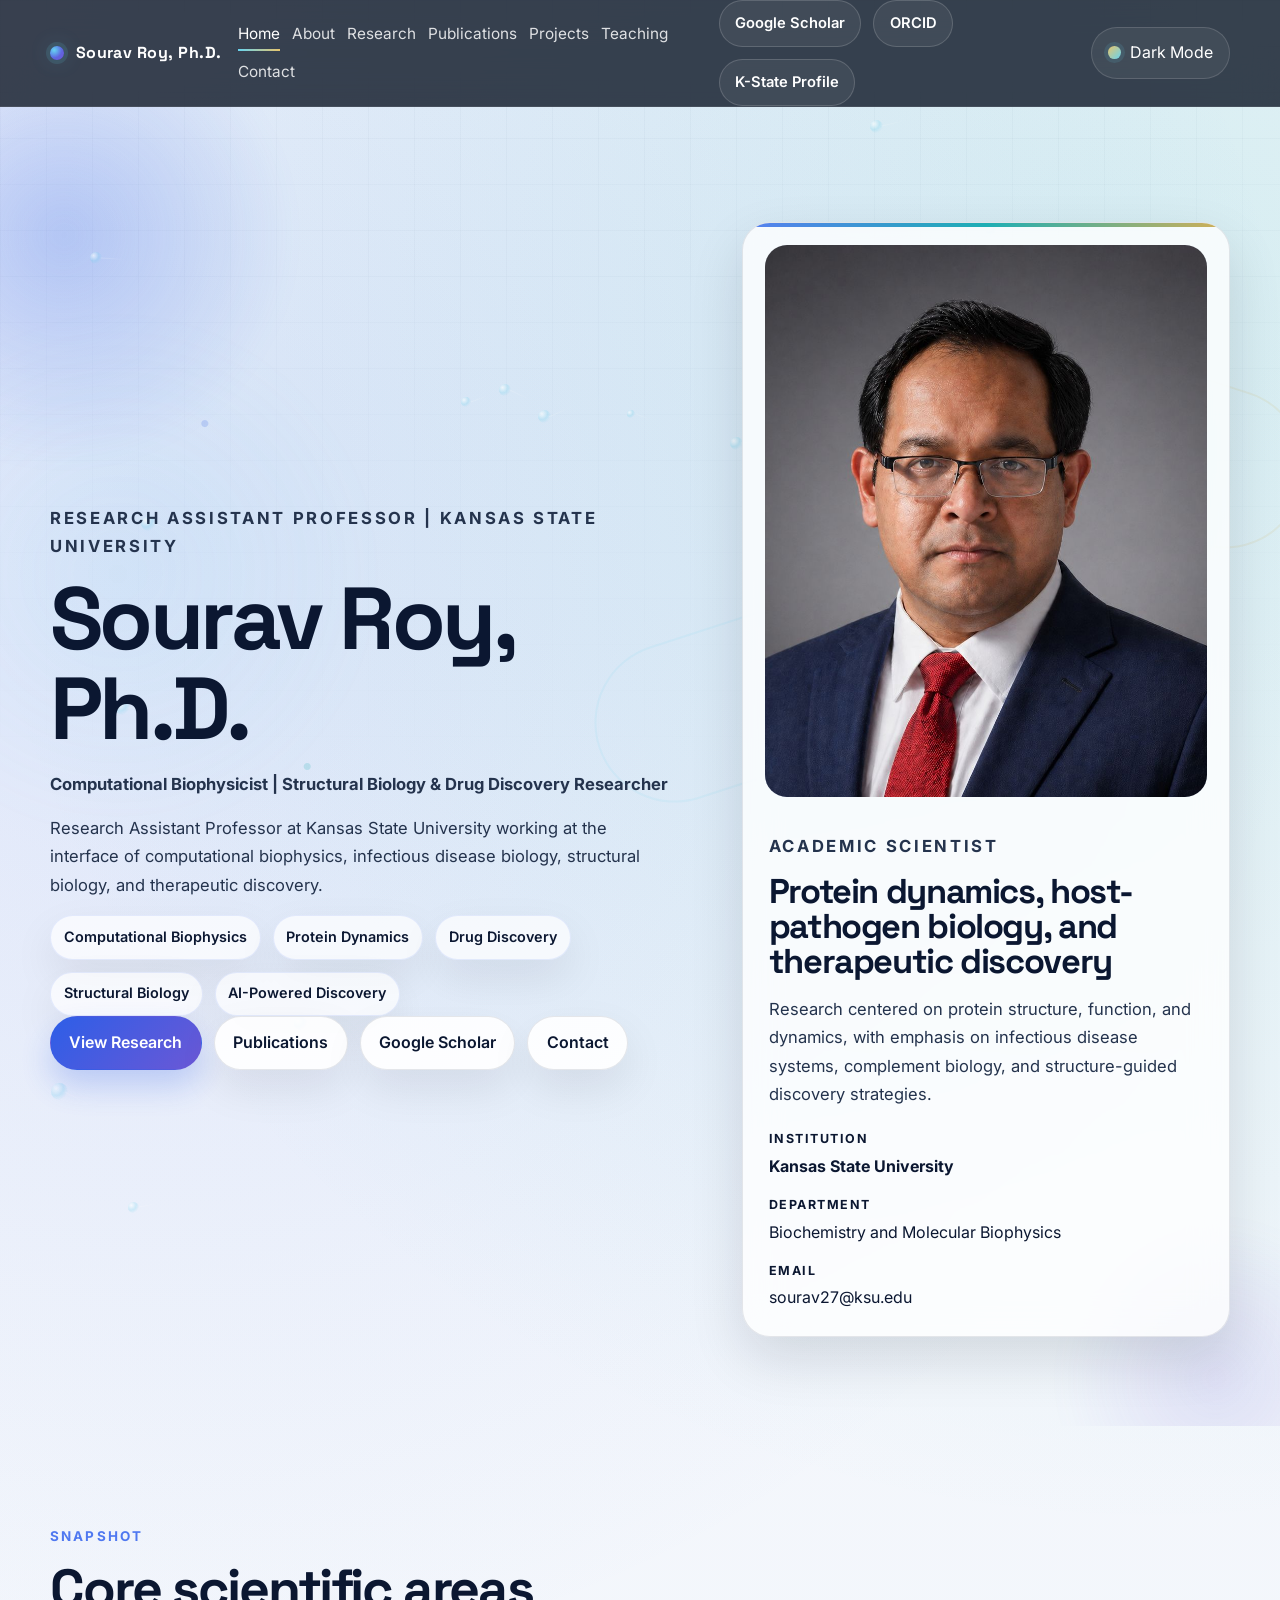
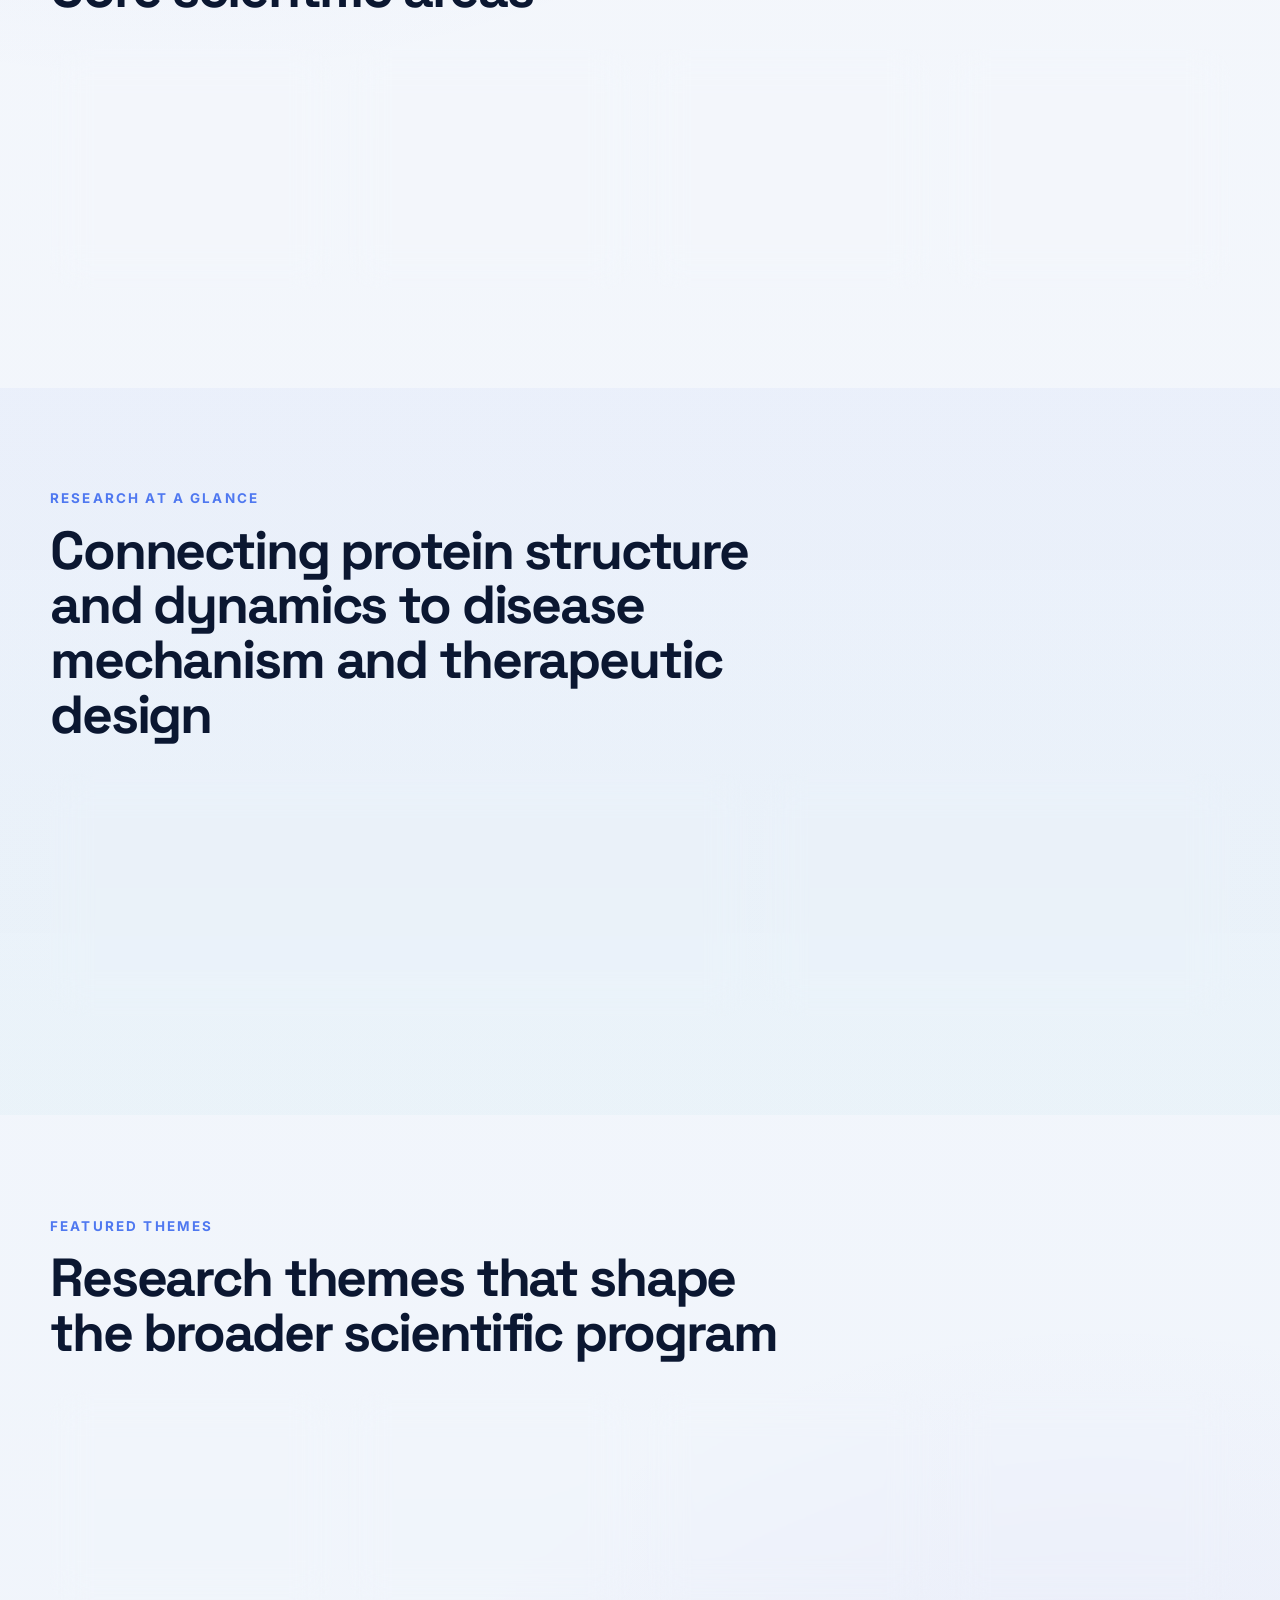
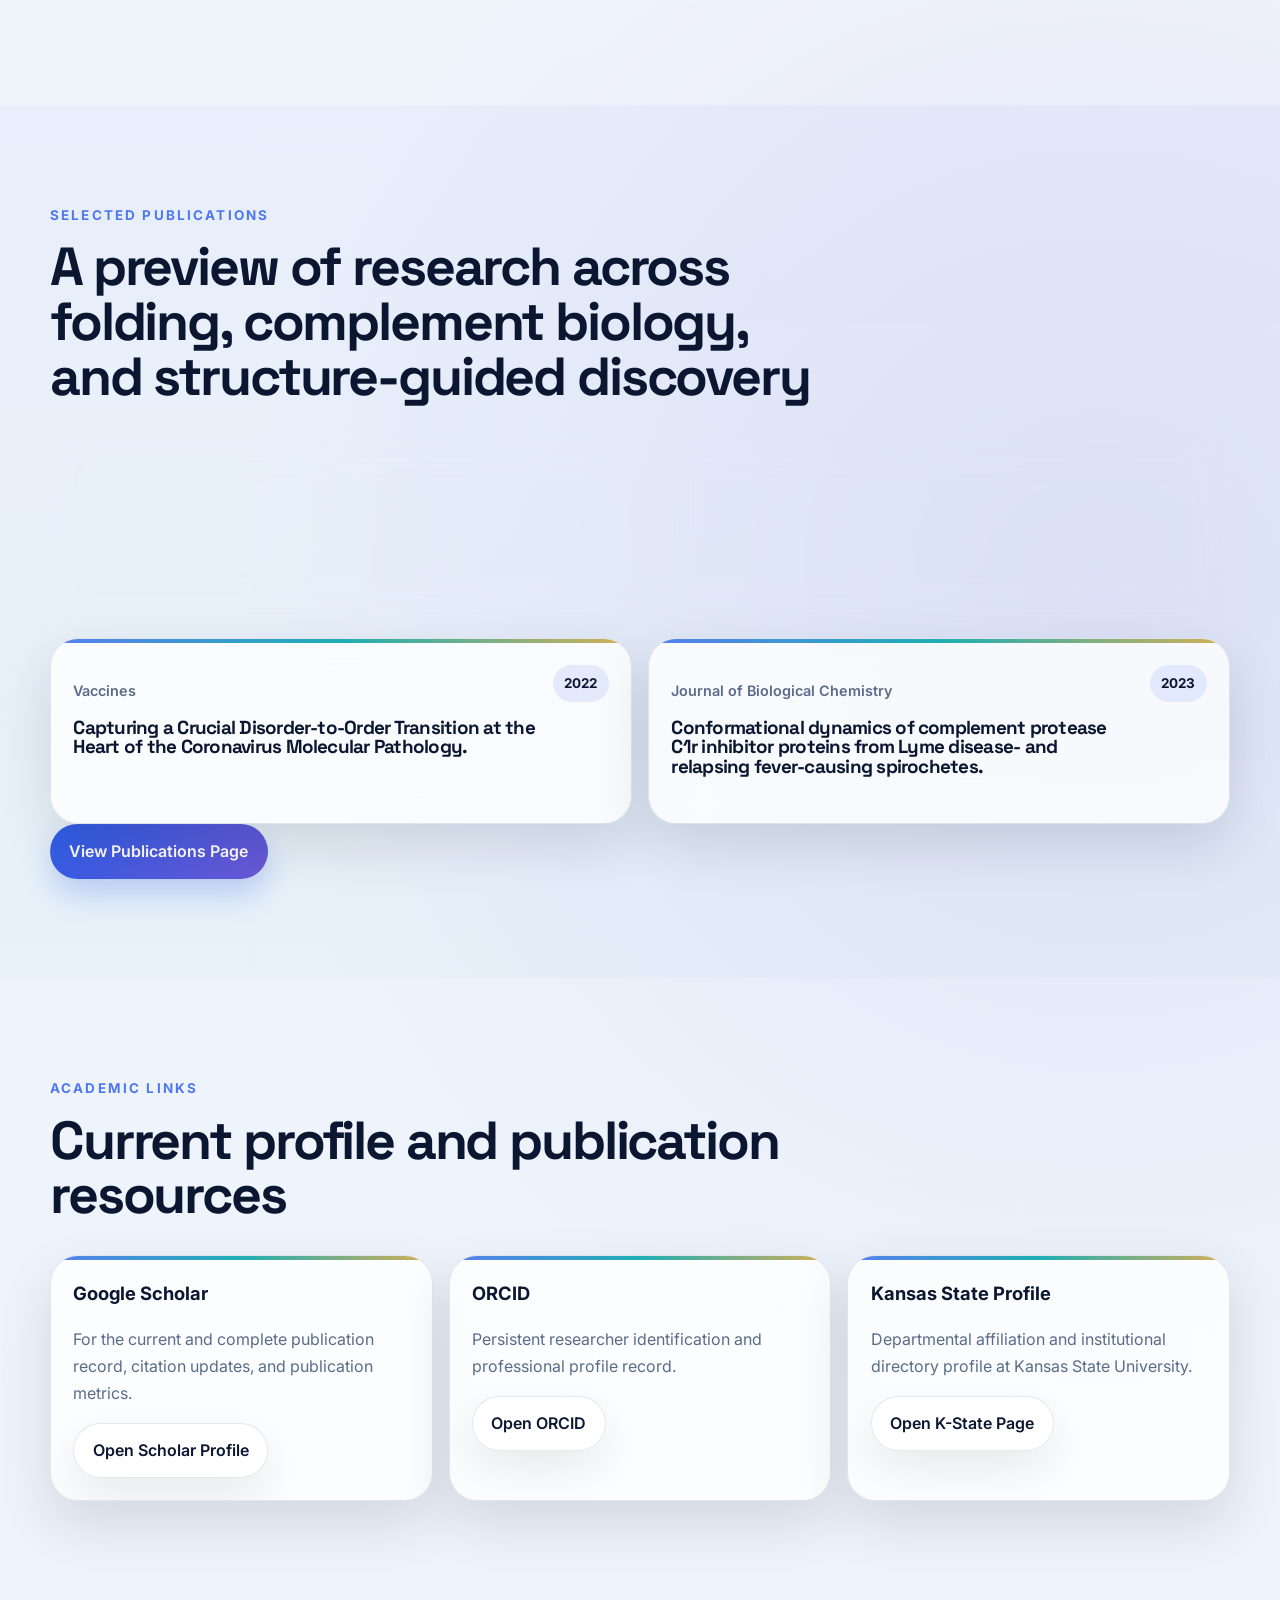
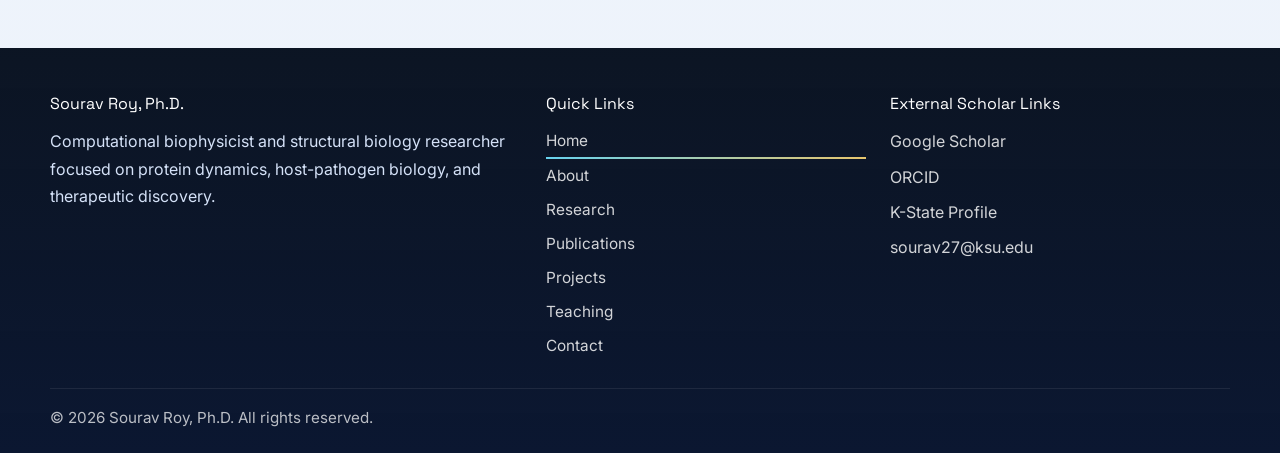
<file: index.html>
<!DOCTYPE html>
<html lang="en">
<head>
  <meta charset="UTF-8">
  <meta name="viewport" content="width=device-width, initial-scale=1.0">
  <title>Sourav Roy, Ph.D. | Computational Biophysicist</title>
  <meta name="description" content="Official academic website of Sourav Roy, Ph.D., Research Assistant Professor at Kansas State University working across computational biophysics, structural biology, infectious disease biology, and therapeutic discovery.">
  <meta name="keywords" content="Sourav Roy, computational biophysics, structural biology, drug discovery, protein folding, host-pathogen interaction, Lyme disease, complement evasion, Kansas State University">
  <meta name="author" content="Sourav Roy, Ph.D.">
  <link rel="canonical" href="https://example.com/dr-sourav-roy-website/index.html">
  <meta property="og:type" content="website">
  <meta property="og:title" content="Sourav Roy, Ph.D. | Computational Biophysicist">
  <meta property="og:description" content="Research Assistant Professor at Kansas State University working at the interface of computational biophysics, infectious disease biology, structural biology, and therapeutic discovery.">
  <meta property="og:url" content="https://example.com/dr-sourav-roy-website/index.html">
  <meta property="og:image" content="https://example.com/dr-sourav-roy-website/assets/og-image.jpg">
  <meta property="og:site_name" content="Sourav Roy, Ph.D.">
  <meta name="twitter:card" content="summary_large_image">
  <meta name="twitter:title" content="Sourav Roy, Ph.D. | Computational Biophysicist">
  <meta name="twitter:description" content="Computational biophysics, structural biology, infectious disease research, and therapeutic discovery.">
  <meta name="twitter:image" content="https://example.com/dr-sourav-roy-website/assets/og-image.jpg">
  <link rel="icon" href="assets/favicon.png" type="image/png">
  <link rel="preconnect" href="https://fonts.googleapis.com">
  <link rel="preconnect" href="https://fonts.gstatic.com" crossorigin>
  <link href="https://fonts.googleapis.com/css2?family=Inter:wght@400;500;600;700;800&family=Space+Grotesk:wght@500;700&display=swap" rel="stylesheet">
  <link rel="stylesheet" href="styles.css">
  <script type="application/ld+json">
    {
      "@context": "https://schema.org",
      "@type": "Person",
      "name": "Sourav Roy, Ph.D.",
      "url": "https://example.com/dr-sourav-roy-website/index.html",
      "image": "https://example.com/dr-sourav-roy-website/assets/og-image.jpg",
      "jobTitle": "Research Assistant Professor",
      "description": "Computational biophysicist and structural biology researcher working on protein dynamics, infectious disease biology, and therapeutic discovery.",
      "email": "mailto:sourav27@ksu.edu",
      "worksFor": {
        "@type": "CollegeOrUniversity",
        "name": "Kansas State University"
      },
      "affiliation": {
        "@type": "Organization",
        "name": "Department of Biochemistry and Molecular Biophysics, Kansas State University"
      },
      "sameAs": [
        "https://scholar.google.com/citations?user=tMbOiqcAAAAJ&hl=en",
        "https://orcid.org/0000-0001-5354-3824",
        "https://www.k-state.edu/bmb/about/directory/roy/"
      ],
      "alumniOf": [
        {
          "@type": "CollegeOrUniversity",
          "name": "University of Calcutta"
        },
        {
          "@type": "CollegeOrUniversity",
          "name": "University of Pune"
        },
        {
          "@type": "CollegeOrUniversity",
          "name": "Homi Bhabha National Institute"
        }
      ],
      "knowsAbout": [
        "Computational biophysics",
        "Protein folding",
        "Structural biology",
        "Drug discovery",
        "Lyme disease biology",
        "Host-pathogen interactions",
        "Complement therapeutics",
        "AI-powered peptide discovery",
        "Target-specific small-molecule design"
      ]
    }
  </script>
  <script src="script.js" defer></script>
</head>
<body data-page="index.html">
  <a class="skip-link" href="#main-content">Skip to main content</a>

  <header class="site-header">
    <div class="header-shell">
      <a class="brand" href="index.html">Sourav Roy, Ph.D.</a>

      <div class="site-menu" id="site-menu" data-site-menu>
        <nav class="primary-nav" aria-label="Primary">
          <a href="index.html" data-page-link>Home</a>
          <a href="about.html" data-page-link>About</a>
          <a href="research.html" data-page-link>Research</a>
          <a href="publications.html" data-page-link>Publications</a>
          <a href="projects.html" data-page-link>Projects</a>
          <a href="teaching.html" data-page-link>Teaching</a>
          <a href="contact.html" data-page-link>Contact</a>
        </nav>

        <div class="external-links" aria-label="External academic profiles">
          <a class="button button-ghost button-small" href="https://scholar.google.com/citations?user=tMbOiqcAAAAJ&amp;hl=en" target="_blank" rel="noopener noreferrer">Google Scholar</a>
          <a class="button button-ghost button-small" href="https://orcid.org/0000-0001-5354-3824" target="_blank" rel="me noopener noreferrer">ORCID</a>
          <a class="button button-ghost button-small" href="https://www.k-state.edu/bmb/about/directory/roy/" target="_blank" rel="noopener noreferrer">K-State Profile</a>
        </div>
      </div>

      <div class="header-controls">
        <button class="theme-toggle" type="button" data-theme-toggle aria-label="Switch color theme">
          <span class="theme-toggle-dot" aria-hidden="true"></span>
          <span data-theme-label>Dark Mode</span>
        </button>
        <button class="nav-toggle" type="button" data-nav-toggle aria-controls="site-menu" aria-expanded="false">Menu</button>
      </div>
    </div>
  </header>

  <main id="main-content">
    <section class="page-hero">
      <div class="hero-visuals" aria-hidden="true">
        <span class="hero-orb orb-a"></span>
        <span class="hero-orb orb-b"></span>
        <span class="hero-orb orb-c"></span>
        <span class="hero-ribbon ribbon-a"></span>
        <span class="hero-ribbon ribbon-b"></span>
        <span class="hero-gridline"></span>
        <div class="particle-field" data-particles="18"></div>
      </div>

      <div class="container hero-grid">
        <div class="hero-copy">
          <p class="kicker">Research Assistant Professor | Kansas State University</p>
          <h1>Sourav Roy, Ph.D.</h1>
          <p class="hero-subtitle">Computational Biophysicist | Structural Biology &amp; Drug Discovery Researcher</p>
          <p>
            Research Assistant Professor at Kansas State University working at the interface of computational
            biophysics, infectious disease biology, structural biology, and therapeutic discovery.
          </p>

          <div class="badge-row" aria-label="Research tags">
            <span class="badge">Computational Biophysics</span>
            <span class="badge">Protein Dynamics</span>
            <span class="badge">Drug Discovery</span>
            <span class="badge">Structural Biology</span>
            <span class="badge">AI-Powered Discovery</span>
          </div>

          <div class="hero-actions">
            <a class="button button-primary" href="research.html">View Research</a>
            <a class="button button-secondary" href="publications.html">Publications</a>
            <a class="button button-secondary" href="https://scholar.google.com/citations?user=tMbOiqcAAAAJ&amp;hl=en" target="_blank" rel="noopener noreferrer">Google Scholar</a>
            <a class="button button-secondary" href="contact.html">Contact</a>
          </div>
        </div>

        <aside class="hero-card" aria-label="Profile portrait and academic overview">
          <div class="portrait-frame">
            <img src="assets/dr-sourav-roy.jpg" alt="Portrait of Dr. Sourav Roy, Ph.D." loading="eager" decoding="async" fetchpriority="high">
          </div>
          <div class="hero-card-content">
            <p class="kicker">Academic Scientist</p>
            <h2 class="hero-card-title">Protein dynamics, host-pathogen biology, and therapeutic discovery</h2>
            <p>
              Research centered on protein structure, function, and dynamics, with emphasis on infectious disease
              systems, complement biology, and structure-guided discovery strategies.
            </p>
            <div class="hero-card-meta">
              <div class="meta-row">
                <span class="meta-label">Institution</span>
                <strong>Kansas State University</strong>
              </div>
              <div class="meta-row">
                <span class="meta-label">Department</span>
                <span>Biochemistry and Molecular Biophysics</span>
              </div>
              <div class="meta-row">
                <span class="meta-label">Email</span>
                <span>sourav27@ksu.edu</span>
              </div>
            </div>
          </div>
        </aside>
      </div>
    </section>

    <section class="section">
      <div class="container">
        <div class="section-header">
          <p class="kicker">Snapshot</p>
          <h2 class="section-title">Core scientific areas</h2>
        </div>

        <div class="snapshot-grid">
          <article class="card">
            <span class="card-number">01</span>
            <h3 class="card-title">Computational Biophysics</h3>
            <p>Quantitative analysis of protein behavior, conformational landscapes, and molecular mechanism.</p>
          </article>
          <article class="card">
            <span class="card-number">02</span>
            <h3 class="card-title">Structural Biology</h3>
            <p>Protein-centered interpretation of biological function, molecular recognition, and therapeutic opportunity.</p>
          </article>
          <article class="card">
            <span class="card-number">03</span>
            <h3 class="card-title">Drug Discovery</h3>
            <p>Structure-guided therapeutic discovery spanning complement inhibition, peptide design, and small molecules.</p>
          </article>
          <article class="card">
            <span class="card-number">04</span>
            <h3 class="card-title">Host-Pathogen Biology</h3>
            <p>Mechanistic studies of pathogen survival, complement evasion, and virulence-linked protein systems.</p>
          </article>
        </div>
      </div>
    </section>

    <section class="section section-alt">
      <div class="container">
        <div class="section-header">
          <p class="kicker">Research At A Glance</p>
          <h2 class="section-title">Connecting protein structure and dynamics to disease mechanism and therapeutic design</h2>
        </div>

        <div class="narrative-layout">
          <article class="card">
            <p>
              Dr. Roy’s research brings together computational biophysics, structural biology, and infectious disease
              biology to study how proteins adopt structure, transition between functional states, and interact in
              complex biological environments.
            </p>
            <p>
              The broader aim is to connect protein dynamics, pathogen biology, complement evasion, and structure-guided
              therapeutic discovery with emerging AI-assisted workflows for peptide and molecule design.
            </p>
          </article>

          <aside class="card pull-quote">
            <strong>
              Mechanistic protein science can provide a direct path from molecular understanding to therapeutic
              hypothesis.
            </strong>
          </aside>
        </div>
      </div>
    </section>

    <section class="section">
      <div class="container">
        <div class="section-header">
          <p class="kicker">Featured Themes</p>
          <h2 class="section-title">Research themes that shape the broader scientific program</h2>
        </div>

        <div class="feature-grid">
          <article class="card">
            <h3 class="card-title">Protein Dynamics and Folding</h3>
            <p>Understanding conformational change, unfolding pathways, and the molecular logic that links dynamics to function.</p>
          </article>
          <article class="card">
            <h3 class="card-title">Lyme Disease and Complement Evasion</h3>
            <p>Investigating how <em>Borrelia burgdorferi</em> proteins support virulence and escape innate immune defense.</p>
          </article>
          <article class="card">
            <h3 class="card-title">Structure-Guided Drug Discovery</h3>
            <p>Using protein architecture and binding-site understanding to inform inhibitor design and therapeutic hypotheses.</p>
          </article>
          <article class="card">
            <h3 class="card-title">AI-Powered Therapeutic Design</h3>
            <p>Applying computational and AI-assisted methods to peptide discovery and target-specific small-molecule design.</p>
          </article>
        </div>
      </div>
    </section>

    <section class="section section-emphasis">
      <div class="container">
        <div class="section-header">
          <p class="kicker">Selected Publications</p>
          <h2 class="section-title">A preview of research across folding, complement biology, and structure-guided discovery</h2>
        </div>

        <div class="publication-grid">
          <article class="card publication-card">
            <div class="publication-top">
              <div>
                <p class="publication-journal">International Journal of Biological Macromolecules</p>
                <h3 class="card-title">Equilibrium unfolding of cyclophilin: Characterization of intermediate state(s).</h3>
              </div>
              <span class="publication-year">2014</span>
            </div>
          </article>

          <article class="card publication-card">
            <div class="publication-top">
              <div>
                <p class="publication-journal">Molecules</p>
                <h3 class="card-title">Targeting the Initiator Protease of the Classical Pathway of Complement Using Fragment-Based Drug Discovery.</h3>
              </div>
              <span class="publication-year">2020</span>
            </div>
          </article>

          <article class="card publication-card">
            <div class="publication-top">
              <div>
                <p class="publication-journal">Vaccines</p>
                <h3 class="card-title">Capturing a Crucial Disorder-to-Order Transition at the Heart of the Coronavirus Molecular Pathology.</h3>
              </div>
              <span class="publication-year">2022</span>
            </div>
          </article>

          <article class="card publication-card">
            <div class="publication-top">
              <div>
                <p class="publication-journal">Journal of Biological Chemistry</p>
                <h3 class="card-title">Conformational dynamics of complement protease C1r inhibitor proteins from Lyme disease- and relapsing fever-causing spirochetes.</h3>
              </div>
              <span class="publication-year">2023</span>
            </div>
          </article>
        </div>

        <div class="hero-actions">
          <a class="button button-primary" href="publications.html">View Publications Page</a>
        </div>
      </div>
    </section>

    <section class="section">
      <div class="container">
        <div class="section-header">
          <p class="kicker">Academic Links</p>
          <h2 class="section-title">Current profile and publication resources</h2>
        </div>

        <div class="links-grid">
          <article class="card">
            <h3 class="link-card-title">Google Scholar</h3>
            <p>For the current and complete publication record, citation updates, and publication metrics.</p>
            <div class="link-card-actions">
              <a class="button button-secondary" href="https://scholar.google.com/citations?user=tMbOiqcAAAAJ&amp;hl=en" target="_blank" rel="noopener noreferrer">Open Scholar Profile</a>
            </div>
          </article>

          <article class="card">
            <h3 class="link-card-title">ORCID</h3>
            <p>Persistent researcher identification and professional profile record.</p>
            <div class="link-card-actions">
              <a class="button button-secondary" href="https://orcid.org/0000-0001-5354-3824" target="_blank" rel="me noopener noreferrer">Open ORCID</a>
            </div>
          </article>

          <article class="card">
            <h3 class="link-card-title">Kansas State Profile</h3>
            <p>Departmental affiliation and institutional directory profile at Kansas State University.</p>
            <div class="link-card-actions">
              <a class="button button-secondary" href="https://www.k-state.edu/bmb/about/directory/roy/" target="_blank" rel="noopener noreferrer">Open K-State Page</a>
            </div>
          </article>
        </div>
      </div>
    </section>
  </main>

  <button class="back-to-top" type="button" data-back-to-top aria-label="Back to top">↑</button>

  <footer class="site-footer">
    <div class="container">
      <div class="footer-grid">
        <div>
          <p class="footer-title">Sourav Roy, Ph.D.</p>
          <p>Computational biophysicist and structural biology researcher focused on protein dynamics, host-pathogen biology, and therapeutic discovery.</p>
        </div>

        <div>
          <p class="footer-heading">Quick Links</p>
          <div class="footer-quicklinks">
            <a href="index.html" data-page-link>Home</a>
            <a href="about.html" data-page-link>About</a>
            <a href="research.html" data-page-link>Research</a>
            <a href="publications.html" data-page-link>Publications</a>
            <a href="projects.html" data-page-link>Projects</a>
            <a href="teaching.html" data-page-link>Teaching</a>
            <a href="contact.html" data-page-link>Contact</a>
          </div>
        </div>

        <div>
          <p class="footer-heading">External Scholar Links</p>
          <div class="footer-external">
            <a href="https://scholar.google.com/citations?user=tMbOiqcAAAAJ&amp;hl=en" target="_blank" rel="noopener noreferrer">Google Scholar</a>
            <a href="https://orcid.org/0000-0001-5354-3824" target="_blank" rel="me noopener noreferrer">ORCID</a>
            <a href="https://www.k-state.edu/bmb/about/directory/roy/" target="_blank" rel="noopener noreferrer">K-State Profile</a>
            <a class="footer-email" href="mailto:sourav27@ksu.edu">sourav27@ksu.edu</a>
          </div>
        </div>
      </div>

      <div class="footer-bottom">© 2026 Sourav Roy, Ph.D. All rights reserved.</div>
    </div>
  </footer>
</body>
</html>
</file>
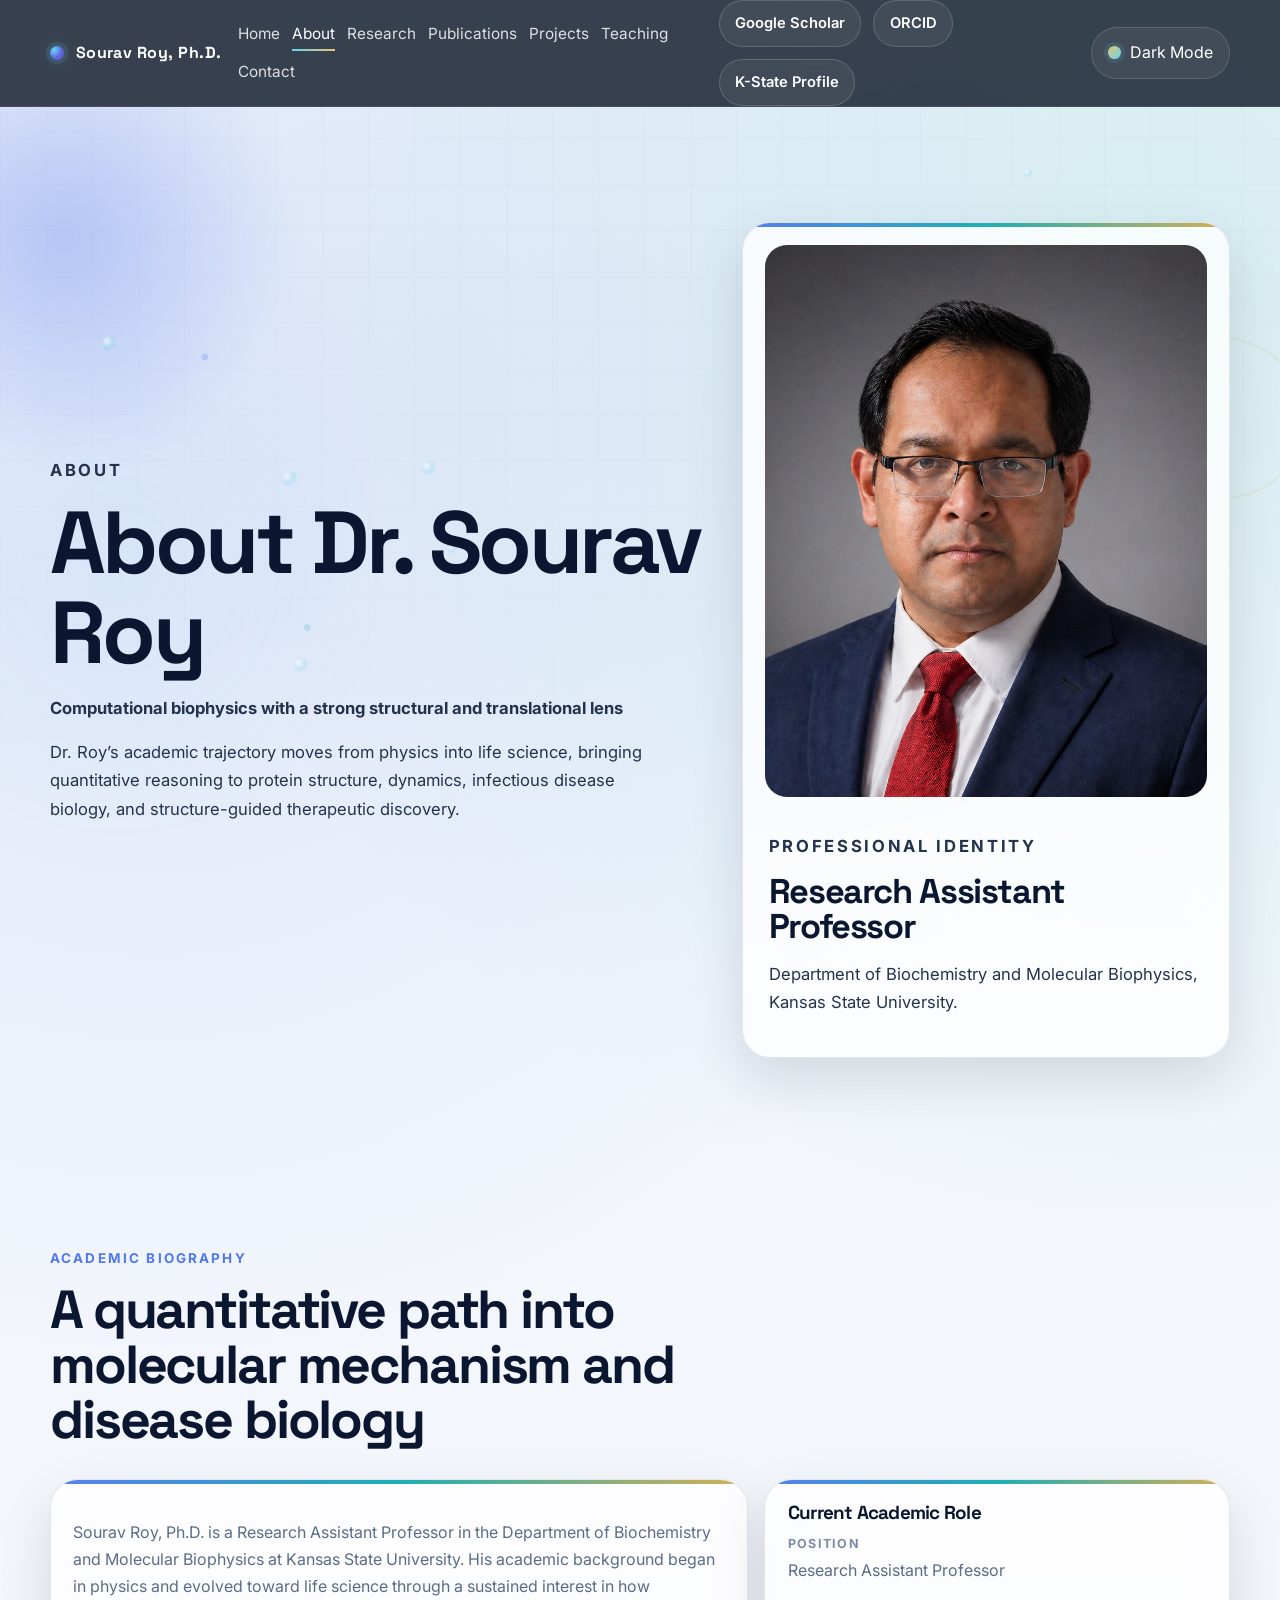
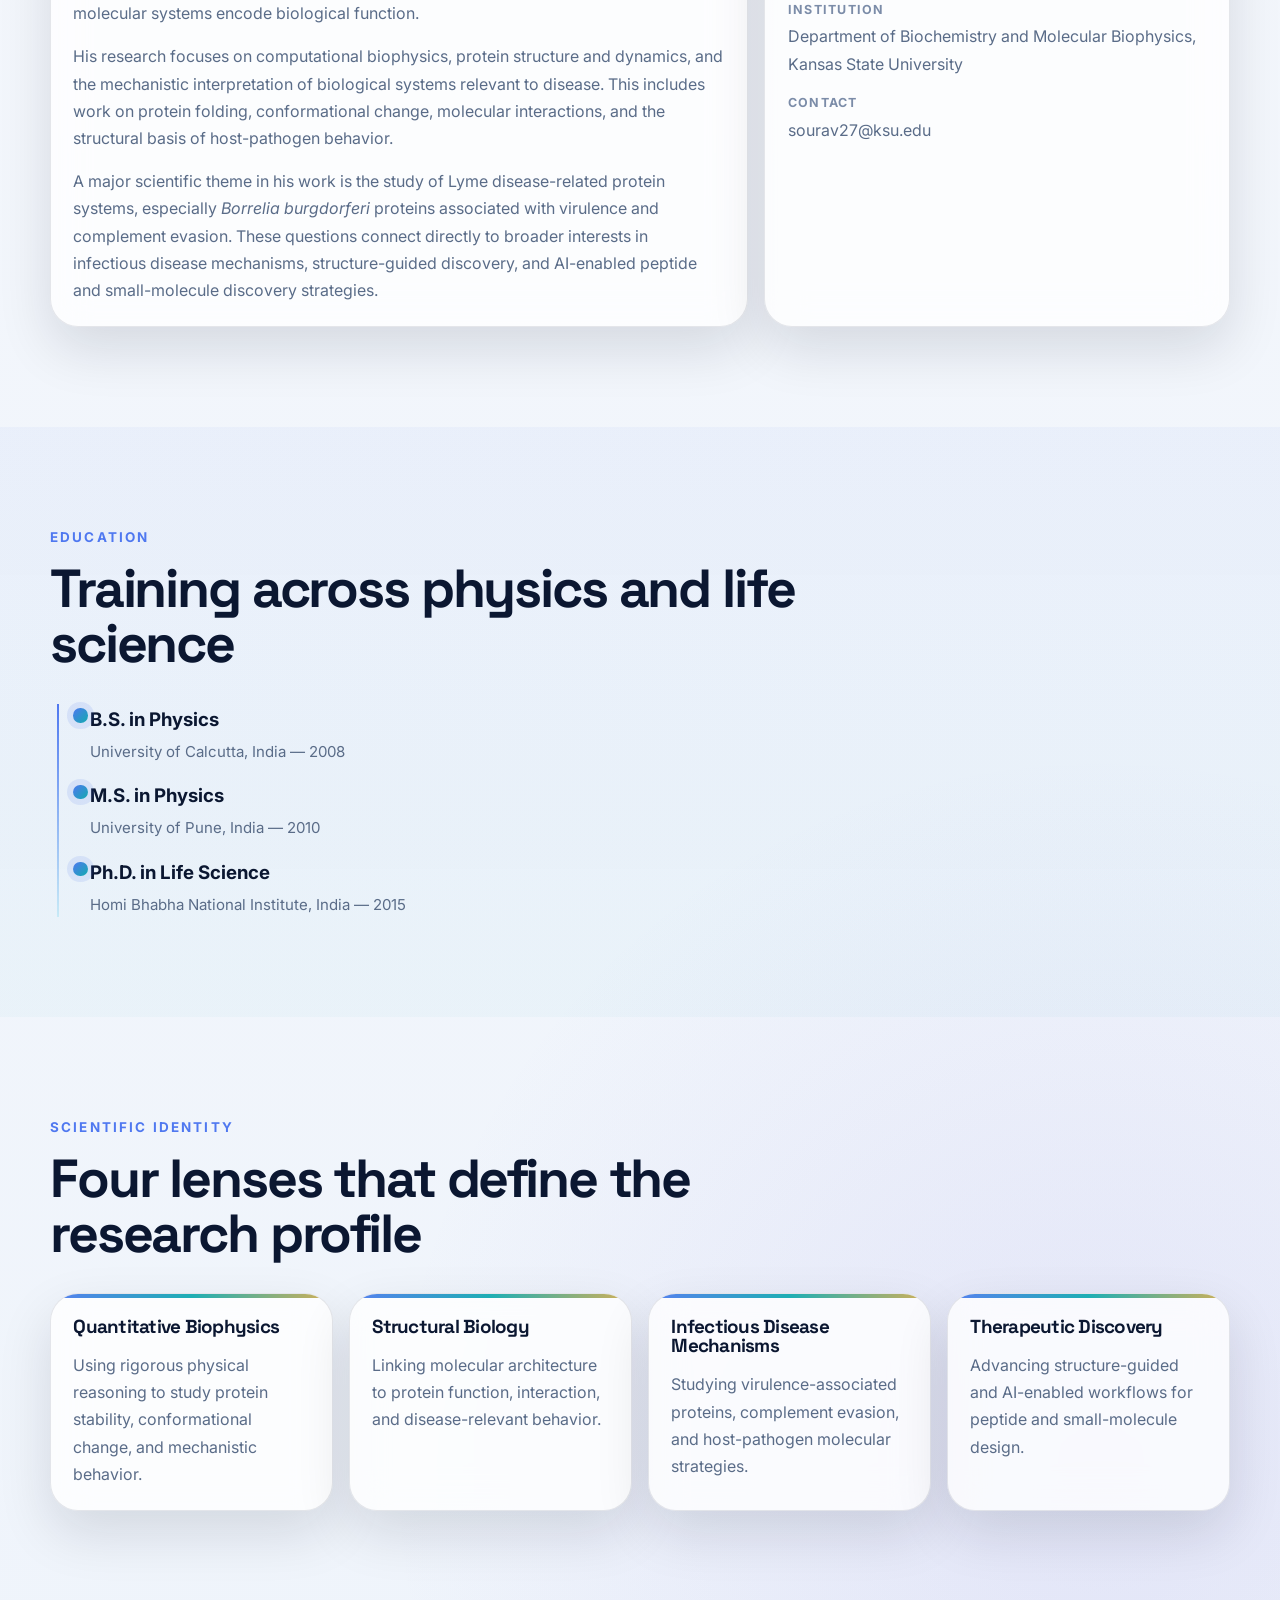
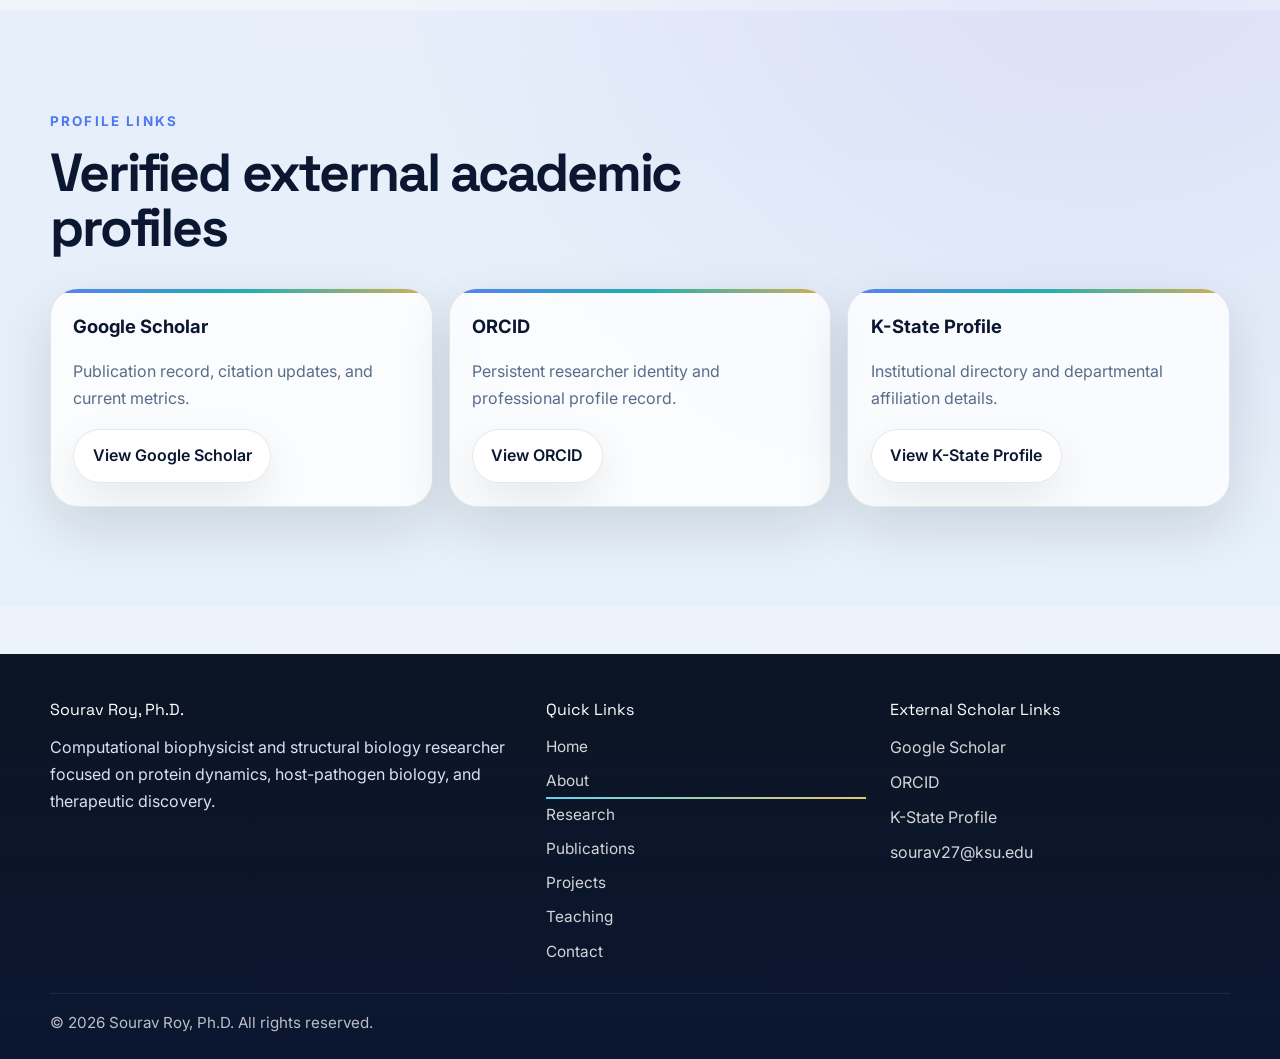
<file: about.html>
<!DOCTYPE html>
<html lang="en">
<head>
  <meta charset="UTF-8">
  <meta name="viewport" content="width=device-width, initial-scale=1.0">
  <title>About | Sourav Roy, Ph.D.</title>
  <meta name="description" content="Learn about Sourav Roy, Ph.D., Research Assistant Professor at Kansas State University, and his academic trajectory from physics to computational biophysics, structural biology, and therapeutic discovery.">
  <meta name="keywords" content="About Sourav Roy, academic biography, computational biophysics, structural biology, Kansas State University, protein dynamics, drug discovery">
  <meta name="author" content="Sourav Roy, Ph.D.">
  <link rel="canonical" href="https://example.com/dr-sourav-roy-website/about.html">
  <meta property="og:type" content="website">
  <meta property="og:title" content="About | Sourav Roy, Ph.D.">
  <meta property="og:description" content="Academic biography of Sourav Roy, Ph.D., spanning physics, life science, computational biophysics, structural biology, and therapeutic discovery.">
  <meta property="og:url" content="https://example.com/dr-sourav-roy-website/about.html">
  <meta property="og:image" content="https://example.com/dr-sourav-roy-website/assets/og-image.jpg">
  <meta property="og:site_name" content="Sourav Roy, Ph.D.">
  <meta name="twitter:card" content="summary_large_image">
  <meta name="twitter:title" content="About | Sourav Roy, Ph.D.">
  <meta name="twitter:description" content="Academic biography and scientific identity of Sourav Roy, Ph.D.">
  <meta name="twitter:image" content="https://example.com/dr-sourav-roy-website/assets/og-image.jpg">
  <link rel="icon" href="assets/favicon.png" type="image/png">
  <link rel="preconnect" href="https://fonts.googleapis.com">
  <link rel="preconnect" href="https://fonts.gstatic.com" crossorigin>
  <link href="https://fonts.googleapis.com/css2?family=Inter:wght@400;500;600;700;800&family=Space+Grotesk:wght@500;700&display=swap" rel="stylesheet">
  <link rel="stylesheet" href="styles.css">
  <script type="application/ld+json">
    {
      "@context": "https://schema.org",
      "@type": "Person",
      "name": "Sourav Roy, Ph.D.",
      "url": "https://example.com/dr-sourav-roy-website/about.html",
      "image": "https://example.com/dr-sourav-roy-website/assets/og-image.jpg",
      "jobTitle": "Research Assistant Professor",
      "description": "Academic scientist working across computational biophysics, structural biology, infectious disease biology, and therapeutic discovery.",
      "email": "mailto:sourav27@ksu.edu",
      "worksFor": {
        "@type": "CollegeOrUniversity",
        "name": "Kansas State University"
      },
      "affiliation": {
        "@type": "Organization",
        "name": "Department of Biochemistry and Molecular Biophysics, Kansas State University"
      },
      "sameAs": [
        "https://scholar.google.com/citations?user=tMbOiqcAAAAJ&hl=en",
        "https://orcid.org/0000-0001-5354-3824",
        "https://www.k-state.edu/bmb/about/directory/roy/"
      ],
      "alumniOf": [
        {
          "@type": "CollegeOrUniversity",
          "name": "University of Calcutta"
        },
        {
          "@type": "CollegeOrUniversity",
          "name": "University of Pune"
        },
        {
          "@type": "CollegeOrUniversity",
          "name": "Homi Bhabha National Institute"
        }
      ]
    }
  </script>
  <script src="script.js" defer></script>
</head>
<body data-page="about.html">
  <a class="skip-link" href="#main-content">Skip to main content</a>

  <header class="site-header">
    <div class="header-shell">
      <a class="brand" href="index.html">Sourav Roy, Ph.D.</a>

      <div class="site-menu" id="site-menu" data-site-menu>
        <nav class="primary-nav" aria-label="Primary">
          <a href="index.html" data-page-link>Home</a>
          <a href="about.html" data-page-link>About</a>
          <a href="research.html" data-page-link>Research</a>
          <a href="publications.html" data-page-link>Publications</a>
          <a href="projects.html" data-page-link>Projects</a>
          <a href="teaching.html" data-page-link>Teaching</a>
          <a href="contact.html" data-page-link>Contact</a>
        </nav>

        <div class="external-links" aria-label="External academic profiles">
          <a class="button button-ghost button-small" href="https://scholar.google.com/citations?user=tMbOiqcAAAAJ&amp;hl=en" target="_blank" rel="noopener noreferrer">Google Scholar</a>
          <a class="button button-ghost button-small" href="https://orcid.org/0000-0001-5354-3824" target="_blank" rel="me noopener noreferrer">ORCID</a>
          <a class="button button-ghost button-small" href="https://www.k-state.edu/bmb/about/directory/roy/" target="_blank" rel="noopener noreferrer">K-State Profile</a>
        </div>
      </div>

      <div class="header-controls">
        <button class="theme-toggle" type="button" data-theme-toggle aria-label="Switch color theme">
          <span class="theme-toggle-dot" aria-hidden="true"></span>
          <span data-theme-label>Dark Mode</span>
        </button>
        <button class="nav-toggle" type="button" data-nav-toggle aria-controls="site-menu" aria-expanded="false">Menu</button>
      </div>
    </div>
  </header>

  <main id="main-content">
    <section class="page-hero">
      <div class="hero-visuals" aria-hidden="true">
        <span class="hero-orb orb-a"></span>
        <span class="hero-orb orb-b"></span>
        <span class="hero-ribbon ribbon-a"></span>
        <span class="hero-gridline"></span>
        <div class="particle-field" data-particles="14"></div>
      </div>

      <div class="container hero-grid">
        <div class="hero-copy">
          <p class="kicker">About</p>
          <h1>About Dr. Sourav Roy</h1>
          <p class="hero-subtitle">Computational biophysics with a strong structural and translational lens</p>
          <p>
            Dr. Roy’s academic trajectory moves from physics into life science, bringing quantitative reasoning to
            protein structure, dynamics, infectious disease biology, and structure-guided therapeutic discovery.
          </p>
        </div>

        <aside class="hero-card" aria-label="Portrait and professional identity">
          <div class="portrait-frame">
            <img src="assets/dr-sourav-roy.jpg" alt="Portrait of Dr. Sourav Roy, Ph.D." loading="lazy" decoding="async">
          </div>
          <div class="hero-card-content">
            <p class="kicker">Professional Identity</p>
            <h2 class="hero-card-title">Research Assistant Professor</h2>
            <p>Department of Biochemistry and Molecular Biophysics, Kansas State University.</p>
          </div>
        </aside>
      </div>
    </section>

    <section class="section">
      <div class="container">
        <div class="section-header">
          <p class="kicker">Academic Biography</p>
          <h2 class="section-title">A quantitative path into molecular mechanism and disease biology</h2>
        </div>

        <div class="narrative-layout">
          <article class="card">
            <p>
              Sourav Roy, Ph.D. is a Research Assistant Professor in the Department of Biochemistry and Molecular
              Biophysics at Kansas State University. His academic background began in physics and evolved toward life
              science through a sustained interest in how molecular systems encode biological function.
            </p>
            <p>
              His research focuses on computational biophysics, protein structure and dynamics, and the mechanistic
              interpretation of biological systems relevant to disease. This includes work on protein folding,
              conformational change, molecular interactions, and the structural basis of host-pathogen behavior.
            </p>
            <p>
              A major scientific theme in his work is the study of Lyme disease-related protein systems, especially
              <em>Borrelia burgdorferi</em> proteins associated with virulence and complement evasion. These questions
              connect directly to broader interests in infectious disease mechanisms, structure-guided discovery, and
              AI-enabled peptide and small-molecule discovery strategies.
            </p>
          </article>

          <aside class="card">
            <h3 class="card-title">Current Academic Role</h3>
            <ul class="detail-list">
              <li>
                <strong>Position</strong>
                Research Assistant Professor
              </li>
              <li>
                <strong>Institution</strong>
                Department of Biochemistry and Molecular Biophysics, Kansas State University
              </li>
              <li>
                <strong>Contact</strong>
                <a href="mailto:sourav27@ksu.edu">sourav27@ksu.edu</a>
              </li>
            </ul>
          </aside>
        </div>
      </div>
    </section>

    <section class="section section-alt">
      <div class="container">
        <div class="section-header">
          <p class="kicker">Education</p>
          <h2 class="section-title">Training across physics and life science</h2>
        </div>

        <ol class="timeline">
          <li class="timeline-item">
            <h3>B.S. in Physics</h3>
            <span class="timeline-date">University of Calcutta, India — 2008</span>
          </li>
          <li class="timeline-item">
            <h3>M.S. in Physics</h3>
            <span class="timeline-date">University of Pune, India — 2010</span>
          </li>
          <li class="timeline-item">
            <h3>Ph.D. in Life Science</h3>
            <span class="timeline-date">Homi Bhabha National Institute, India — 2015</span>
          </li>
        </ol>
      </div>
    </section>

    <section class="section">
      <div class="container">
        <div class="section-header">
          <p class="kicker">Scientific Identity</p>
          <h2 class="section-title">Four lenses that define the research profile</h2>
        </div>

        <div class="identity-grid">
          <article class="card">
            <h3 class="card-title">Quantitative Biophysics</h3>
            <p>Using rigorous physical reasoning to study protein stability, conformational change, and mechanistic behavior.</p>
          </article>
          <article class="card">
            <h3 class="card-title">Structural Biology</h3>
            <p>Linking molecular architecture to protein function, interaction, and disease-relevant behavior.</p>
          </article>
          <article class="card">
            <h3 class="card-title">Infectious Disease Mechanisms</h3>
            <p>Studying virulence-associated proteins, complement evasion, and host-pathogen molecular strategies.</p>
          </article>
          <article class="card">
            <h3 class="card-title">Therapeutic Discovery</h3>
            <p>Advancing structure-guided and AI-enabled workflows for peptide and small-molecule design.</p>
          </article>
        </div>
      </div>
    </section>

    <section class="section section-emphasis">
      <div class="container">
        <div class="section-header">
          <p class="kicker">Profile Links</p>
          <h2 class="section-title">Verified external academic profiles</h2>
        </div>

        <div class="links-grid">
          <article class="card">
            <h3 class="link-card-title">Google Scholar</h3>
            <p>Publication record, citation updates, and current metrics.</p>
            <div class="link-card-actions">
              <a class="button button-secondary" href="https://scholar.google.com/citations?user=tMbOiqcAAAAJ&amp;hl=en" target="_blank" rel="noopener noreferrer">View Google Scholar</a>
            </div>
          </article>
          <article class="card">
            <h3 class="link-card-title">ORCID</h3>
            <p>Persistent researcher identity and professional profile record.</p>
            <div class="link-card-actions">
              <a class="button button-secondary" href="https://orcid.org/0000-0001-5354-3824" target="_blank" rel="me noopener noreferrer">View ORCID</a>
            </div>
          </article>
          <article class="card">
            <h3 class="link-card-title">K-State Profile</h3>
            <p>Institutional directory and departmental affiliation details.</p>
            <div class="link-card-actions">
              <a class="button button-secondary" href="https://www.k-state.edu/bmb/about/directory/roy/" target="_blank" rel="noopener noreferrer">View K-State Profile</a>
            </div>
          </article>
        </div>
      </div>
    </section>
  </main>

  <button class="back-to-top" type="button" data-back-to-top aria-label="Back to top">↑</button>

  <footer class="site-footer">
    <div class="container">
      <div class="footer-grid">
        <div>
          <p class="footer-title">Sourav Roy, Ph.D.</p>
          <p>Computational biophysicist and structural biology researcher focused on protein dynamics, host-pathogen biology, and therapeutic discovery.</p>
        </div>

        <div>
          <p class="footer-heading">Quick Links</p>
          <div class="footer-quicklinks">
            <a href="index.html" data-page-link>Home</a>
            <a href="about.html" data-page-link>About</a>
            <a href="research.html" data-page-link>Research</a>
            <a href="publications.html" data-page-link>Publications</a>
            <a href="projects.html" data-page-link>Projects</a>
            <a href="teaching.html" data-page-link>Teaching</a>
            <a href="contact.html" data-page-link>Contact</a>
          </div>
        </div>

        <div>
          <p class="footer-heading">External Scholar Links</p>
          <div class="footer-external">
            <a href="https://scholar.google.com/citations?user=tMbOiqcAAAAJ&amp;hl=en" target="_blank" rel="noopener noreferrer">Google Scholar</a>
            <a href="https://orcid.org/0000-0001-5354-3824" target="_blank" rel="me noopener noreferrer">ORCID</a>
            <a href="https://www.k-state.edu/bmb/about/directory/roy/" target="_blank" rel="noopener noreferrer">K-State Profile</a>
            <a class="footer-email" href="mailto:sourav27@ksu.edu">sourav27@ksu.edu</a>
          </div>
        </div>
      </div>

      <div class="footer-bottom">© 2026 Sourav Roy, Ph.D. All rights reserved.</div>
    </div>
  </footer>
</body>
</html>
</file>
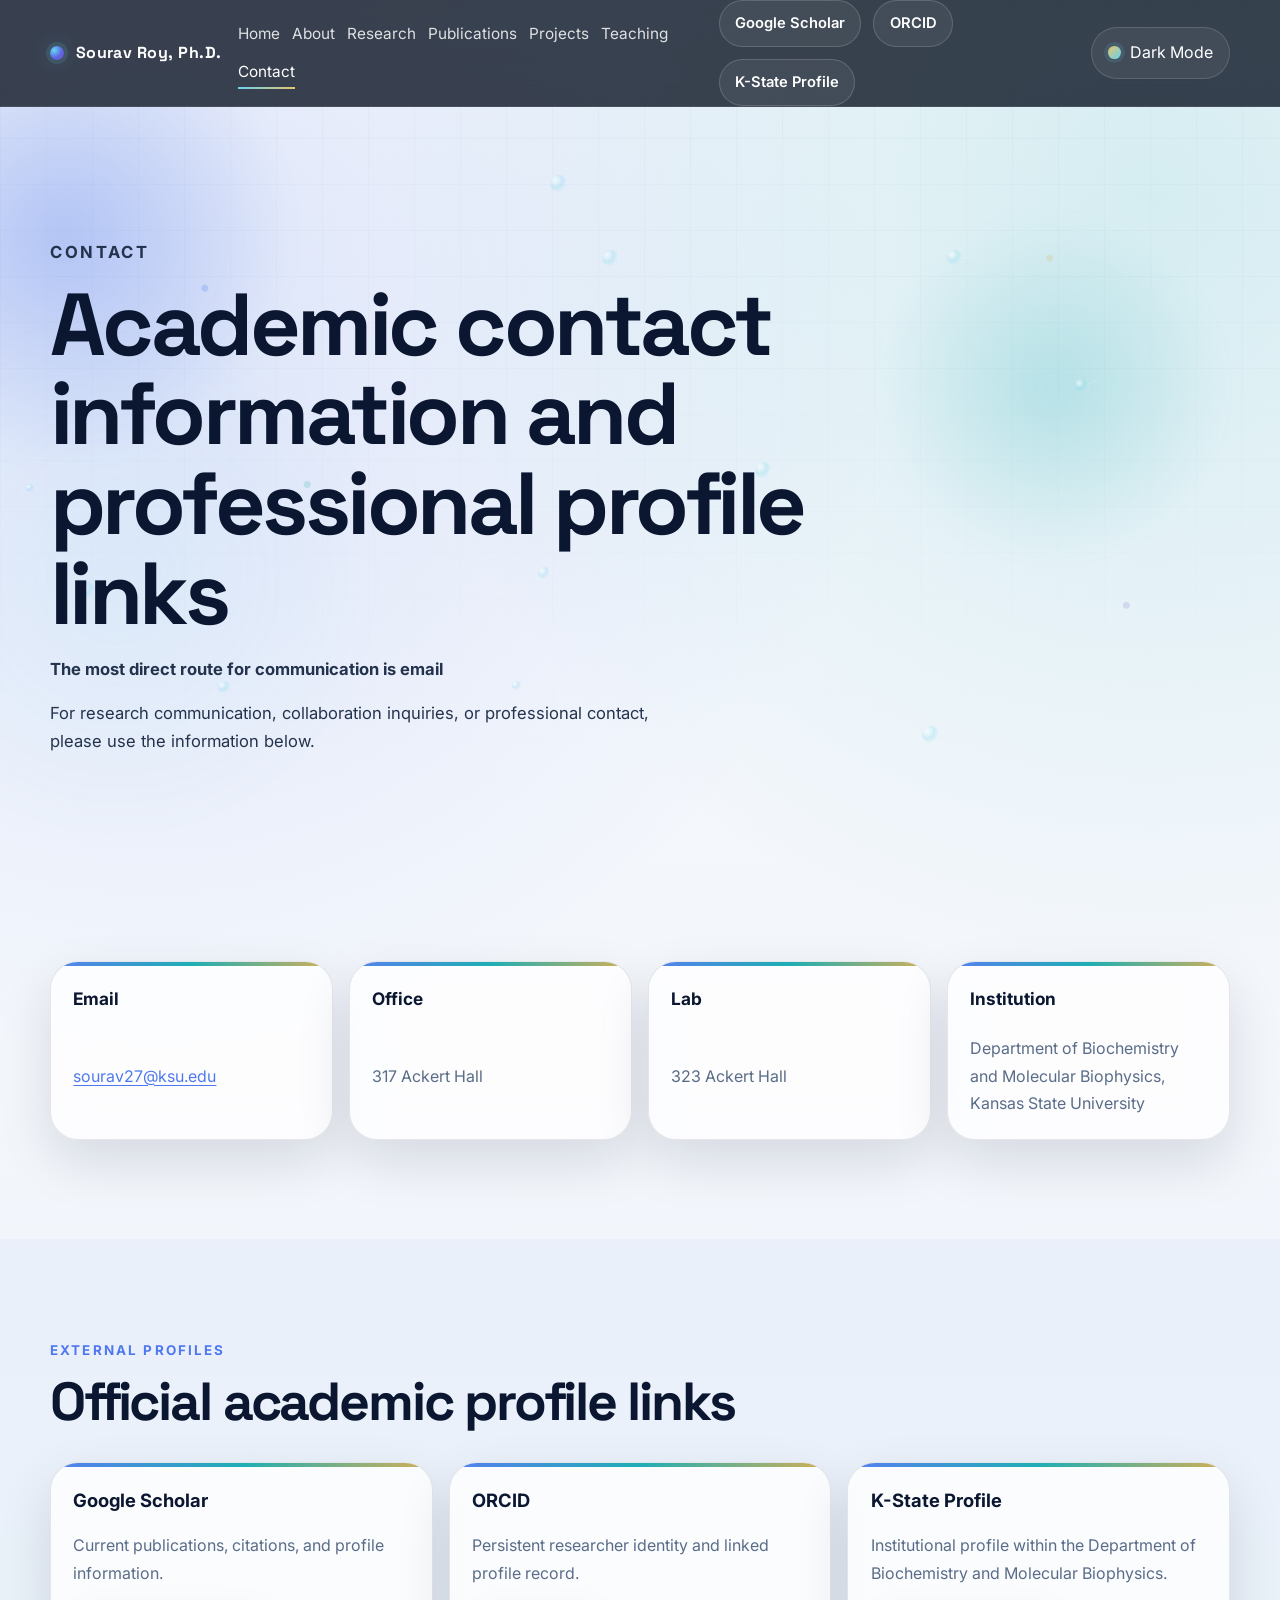
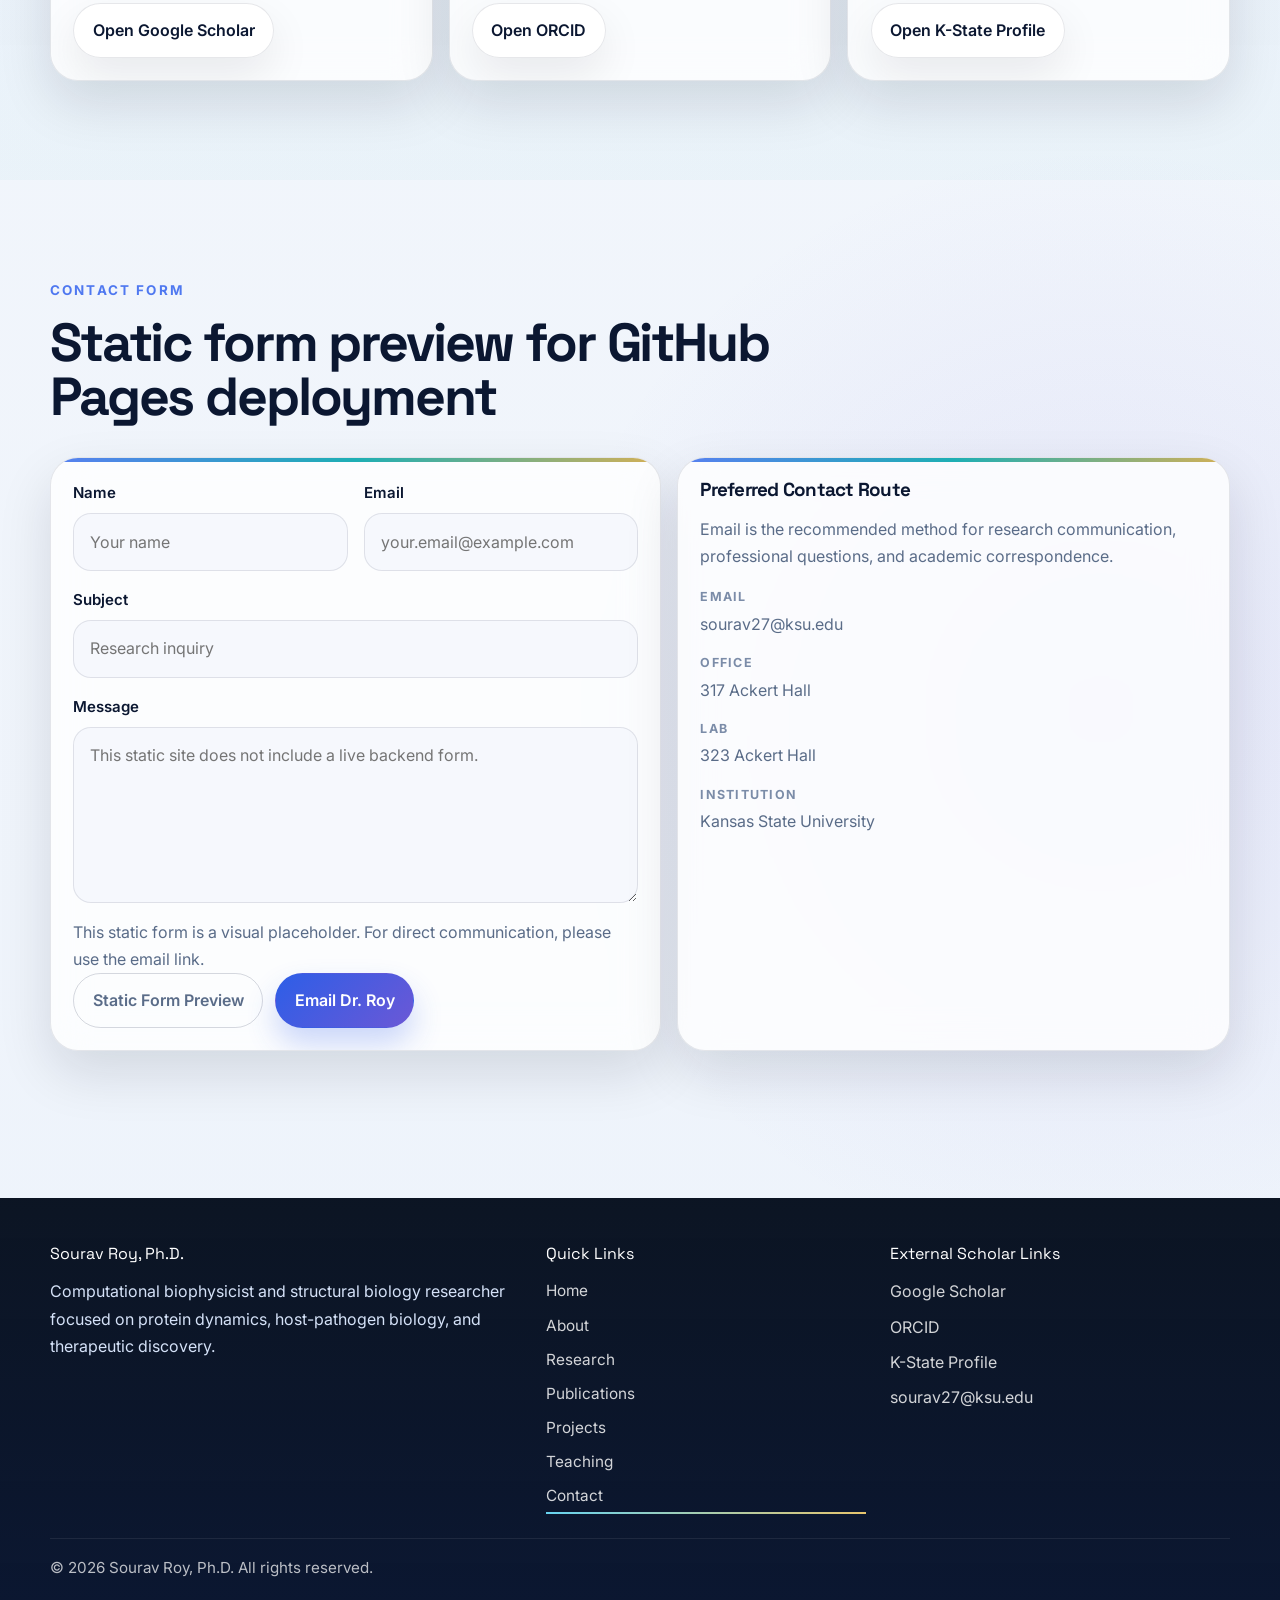
<file: contact.html>
<!DOCTYPE html>
<html lang="en">
<head>
  <meta charset="UTF-8">
  <meta name="viewport" content="width=device-width, initial-scale=1.0">
  <title>Contact | Sourav Roy, Ph.D.</title>
  <meta name="description" content="Contact Sourav Roy, Ph.D., Research Assistant Professor in the Department of Biochemistry and Molecular Biophysics at Kansas State University.">
  <meta name="keywords" content="Contact Sourav Roy, Kansas State University, research assistant professor, structural biology, computational biophysics">
  <meta name="author" content="Sourav Roy, Ph.D.">
  <link rel="canonical" href="https://example.com/dr-sourav-roy-website/contact.html">
  <meta property="og:type" content="website">
  <meta property="og:title" content="Contact | Sourav Roy, Ph.D.">
  <meta property="og:description" content="Academic contact information and professional links for Sourav Roy, Ph.D.">
  <meta property="og:url" content="https://example.com/dr-sourav-roy-website/contact.html">
  <meta property="og:image" content="https://example.com/dr-sourav-roy-website/assets/og-image.jpg">
  <meta property="og:site_name" content="Sourav Roy, Ph.D.">
  <meta name="twitter:card" content="summary_large_image">
  <meta name="twitter:title" content="Contact | Sourav Roy, Ph.D.">
  <meta name="twitter:description" content="Contact and academic profile information for Sourav Roy, Ph.D.">
  <meta name="twitter:image" content="https://example.com/dr-sourav-roy-website/assets/og-image.jpg">
  <link rel="icon" href="assets/favicon.png" type="image/png">
  <link rel="preconnect" href="https://fonts.googleapis.com">
  <link rel="preconnect" href="https://fonts.gstatic.com" crossorigin>
  <link href="https://fonts.googleapis.com/css2?family=Inter:wght@400;500;600;700;800&family=Space+Grotesk:wght@500;700&display=swap" rel="stylesheet">
  <link rel="stylesheet" href="styles.css">
  <script type="application/ld+json">
    {
      "@context": "https://schema.org",
      "@type": "Person",
      "name": "Sourav Roy, Ph.D.",
      "url": "https://example.com/dr-sourav-roy-website/contact.html",
      "jobTitle": "Research Assistant Professor",
      "email": "mailto:sourav27@ksu.edu",
      "affiliation": {
        "@type": "Organization",
        "name": "Department of Biochemistry and Molecular Biophysics, Kansas State University"
      },
      "sameAs": [
        "https://scholar.google.com/citations?user=tMbOiqcAAAAJ&hl=en",
        "https://orcid.org/0000-0001-5354-3824",
        "https://www.k-state.edu/bmb/about/directory/roy/"
      ]
    }
  </script>
  <script src="script.js" defer></script>
</head>
<body data-page="contact.html">
  <a class="skip-link" href="#main-content">Skip to main content</a>

  <header class="site-header">
    <div class="header-shell">
      <a class="brand" href="index.html">Sourav Roy, Ph.D.</a>

      <div class="site-menu" id="site-menu" data-site-menu>
        <nav class="primary-nav" aria-label="Primary">
          <a href="index.html" data-page-link>Home</a>
          <a href="about.html" data-page-link>About</a>
          <a href="research.html" data-page-link>Research</a>
          <a href="publications.html" data-page-link>Publications</a>
          <a href="projects.html" data-page-link>Projects</a>
          <a href="teaching.html" data-page-link>Teaching</a>
          <a href="contact.html" data-page-link>Contact</a>
        </nav>

        <div class="external-links" aria-label="External academic profiles">
          <a class="button button-ghost button-small" href="https://scholar.google.com/citations?user=tMbOiqcAAAAJ&amp;hl=en" target="_blank" rel="noopener noreferrer">Google Scholar</a>
          <a class="button button-ghost button-small" href="https://orcid.org/0000-0001-5354-3824" target="_blank" rel="me noopener noreferrer">ORCID</a>
          <a class="button button-ghost button-small" href="https://www.k-state.edu/bmb/about/directory/roy/" target="_blank" rel="noopener noreferrer">K-State Profile</a>
        </div>
      </div>

      <div class="header-controls">
        <button class="theme-toggle" type="button" data-theme-toggle aria-label="Switch color theme">
          <span class="theme-toggle-dot" aria-hidden="true"></span>
          <span data-theme-label>Dark Mode</span>
        </button>
        <button class="nav-toggle" type="button" data-nav-toggle aria-controls="site-menu" aria-expanded="false">Menu</button>
      </div>
    </div>
  </header>

  <main id="main-content">
    <section class="page-hero">
      <div class="hero-visuals" aria-hidden="true">
        <span class="hero-orb orb-a"></span>
        <span class="hero-orb orb-b"></span>
        <span class="hero-gridline"></span>
        <div class="particle-field" data-particles="12"></div>
      </div>

      <div class="container">
        <div class="hero-copy">
          <p class="kicker">Contact</p>
          <h1>Academic contact information and professional profile links</h1>
          <p class="hero-subtitle">The most direct route for communication is email</p>
          <p>For research communication, collaboration inquiries, or professional contact, please use the information below.</p>
        </div>
      </div>
    </section>

    <section class="section">
      <div class="container">
        <div class="snapshot-grid">
          <article class="card contact-card">
            <h2 class="contact-label">Email</h2>
            <p class="contact-value"><a href="mailto:sourav27@ksu.edu">sourav27@ksu.edu</a></p>
          </article>
          <article class="card contact-card">
            <h2 class="contact-label">Office</h2>
            <p class="contact-value">317 Ackert Hall</p>
          </article>
          <article class="card contact-card">
            <h2 class="contact-label">Lab</h2>
            <p class="contact-value">323 Ackert Hall</p>
          </article>
          <article class="card contact-card">
            <h2 class="contact-label">Institution</h2>
            <p class="contact-value">Department of Biochemistry and Molecular Biophysics, Kansas State University</p>
          </article>
        </div>
      </div>
    </section>

    <section class="section section-alt">
      <div class="container">
        <div class="section-header">
          <p class="kicker">External Profiles</p>
          <h2 class="section-title">Official academic profile links</h2>
        </div>

        <div class="links-grid">
          <article class="card">
            <h3 class="link-card-title">Google Scholar</h3>
            <p>Current publications, citations, and profile information.</p>
            <div class="link-card-actions">
              <a class="button button-secondary" href="https://scholar.google.com/citations?user=tMbOiqcAAAAJ&amp;hl=en" target="_blank" rel="noopener noreferrer">Open Google Scholar</a>
            </div>
          </article>
          <article class="card">
            <h3 class="link-card-title">ORCID</h3>
            <p>Persistent researcher identity and linked profile record.</p>
            <div class="link-card-actions">
              <a class="button button-secondary" href="https://orcid.org/0000-0001-5354-3824" target="_blank" rel="me noopener noreferrer">Open ORCID</a>
            </div>
          </article>
          <article class="card">
            <h3 class="link-card-title">K-State Profile</h3>
            <p>Institutional profile within the Department of Biochemistry and Molecular Biophysics.</p>
            <div class="link-card-actions">
              <a class="button button-secondary" href="https://www.k-state.edu/bmb/about/directory/roy/" target="_blank" rel="noopener noreferrer">Open K-State Profile</a>
            </div>
          </article>
        </div>
      </div>
    </section>

    <section class="section">
      <div class="container">
        <div class="section-header">
          <p class="kicker">Contact Form</p>
          <h2 class="section-title">Static form preview for GitHub Pages deployment</h2>
        </div>

        <div class="contact-form-shell">
          <article class="card">
            <form aria-label="Visual contact form placeholder">
              <div class="field-grid">
                <div class="field">
                  <label for="name">Name</label>
                  <input id="name" name="name" type="text" placeholder="Your name" readonly>
                </div>
                <div class="field">
                  <label for="email">Email</label>
                  <input id="email" name="email" type="email" placeholder="your.email@example.com" readonly>
                </div>
                <div class="field field-full">
                  <label for="subject">Subject</label>
                  <input id="subject" name="subject" type="text" placeholder="Research inquiry" readonly>
                </div>
                <div class="field field-full">
                  <label for="message">Message</label>
                  <textarea id="message" name="message" placeholder="This static site does not include a live backend form." readonly></textarea>
                </div>
              </div>

              <p class="field-note">This static form is a visual placeholder. For direct communication, please use the email link.</p>

              <div class="contact-actions">
                <button class="button button-muted" type="button" aria-disabled="true">Static Form Preview</button>
                <a class="button button-primary" href="mailto:sourav27@ksu.edu?subject=Research%20Inquiry">Email Dr. Roy</a>
              </div>
            </form>
          </article>

          <aside class="card">
            <h3 class="card-title">Preferred Contact Route</h3>
            <p>Email is the recommended method for research communication, professional questions, and academic correspondence.</p>
            <ul class="detail-list">
              <li><strong>Email</strong>sourav27@ksu.edu</li>
              <li><strong>Office</strong>317 Ackert Hall</li>
              <li><strong>Lab</strong>323 Ackert Hall</li>
              <li><strong>Institution</strong>Kansas State University</li>
            </ul>
          </aside>
        </div>
      </div>
    </section>
  </main>

  <button class="back-to-top" type="button" data-back-to-top aria-label="Back to top">↑</button>

  <footer class="site-footer">
    <div class="container">
      <div class="footer-grid">
        <div>
          <p class="footer-title">Sourav Roy, Ph.D.</p>
          <p>Computational biophysicist and structural biology researcher focused on protein dynamics, host-pathogen biology, and therapeutic discovery.</p>
        </div>

        <div>
          <p class="footer-heading">Quick Links</p>
          <div class="footer-quicklinks">
            <a href="index.html" data-page-link>Home</a>
            <a href="about.html" data-page-link>About</a>
            <a href="research.html" data-page-link>Research</a>
            <a href="publications.html" data-page-link>Publications</a>
            <a href="projects.html" data-page-link>Projects</a>
            <a href="teaching.html" data-page-link>Teaching</a>
            <a href="contact.html" data-page-link>Contact</a>
          </div>
        </div>

        <div>
          <p class="footer-heading">External Scholar Links</p>
          <div class="footer-external">
            <a href="https://scholar.google.com/citations?user=tMbOiqcAAAAJ&amp;hl=en" target="_blank" rel="noopener noreferrer">Google Scholar</a>
            <a href="https://orcid.org/0000-0001-5354-3824" target="_blank" rel="me noopener noreferrer">ORCID</a>
            <a href="https://www.k-state.edu/bmb/about/directory/roy/" target="_blank" rel="noopener noreferrer">K-State Profile</a>
            <a class="footer-email" href="mailto:sourav27@ksu.edu">sourav27@ksu.edu</a>
          </div>
        </div>
      </div>

      <div class="footer-bottom">© 2026 Sourav Roy, Ph.D. All rights reserved.</div>
    </div>
  </footer>
</body>
</html>
</file>
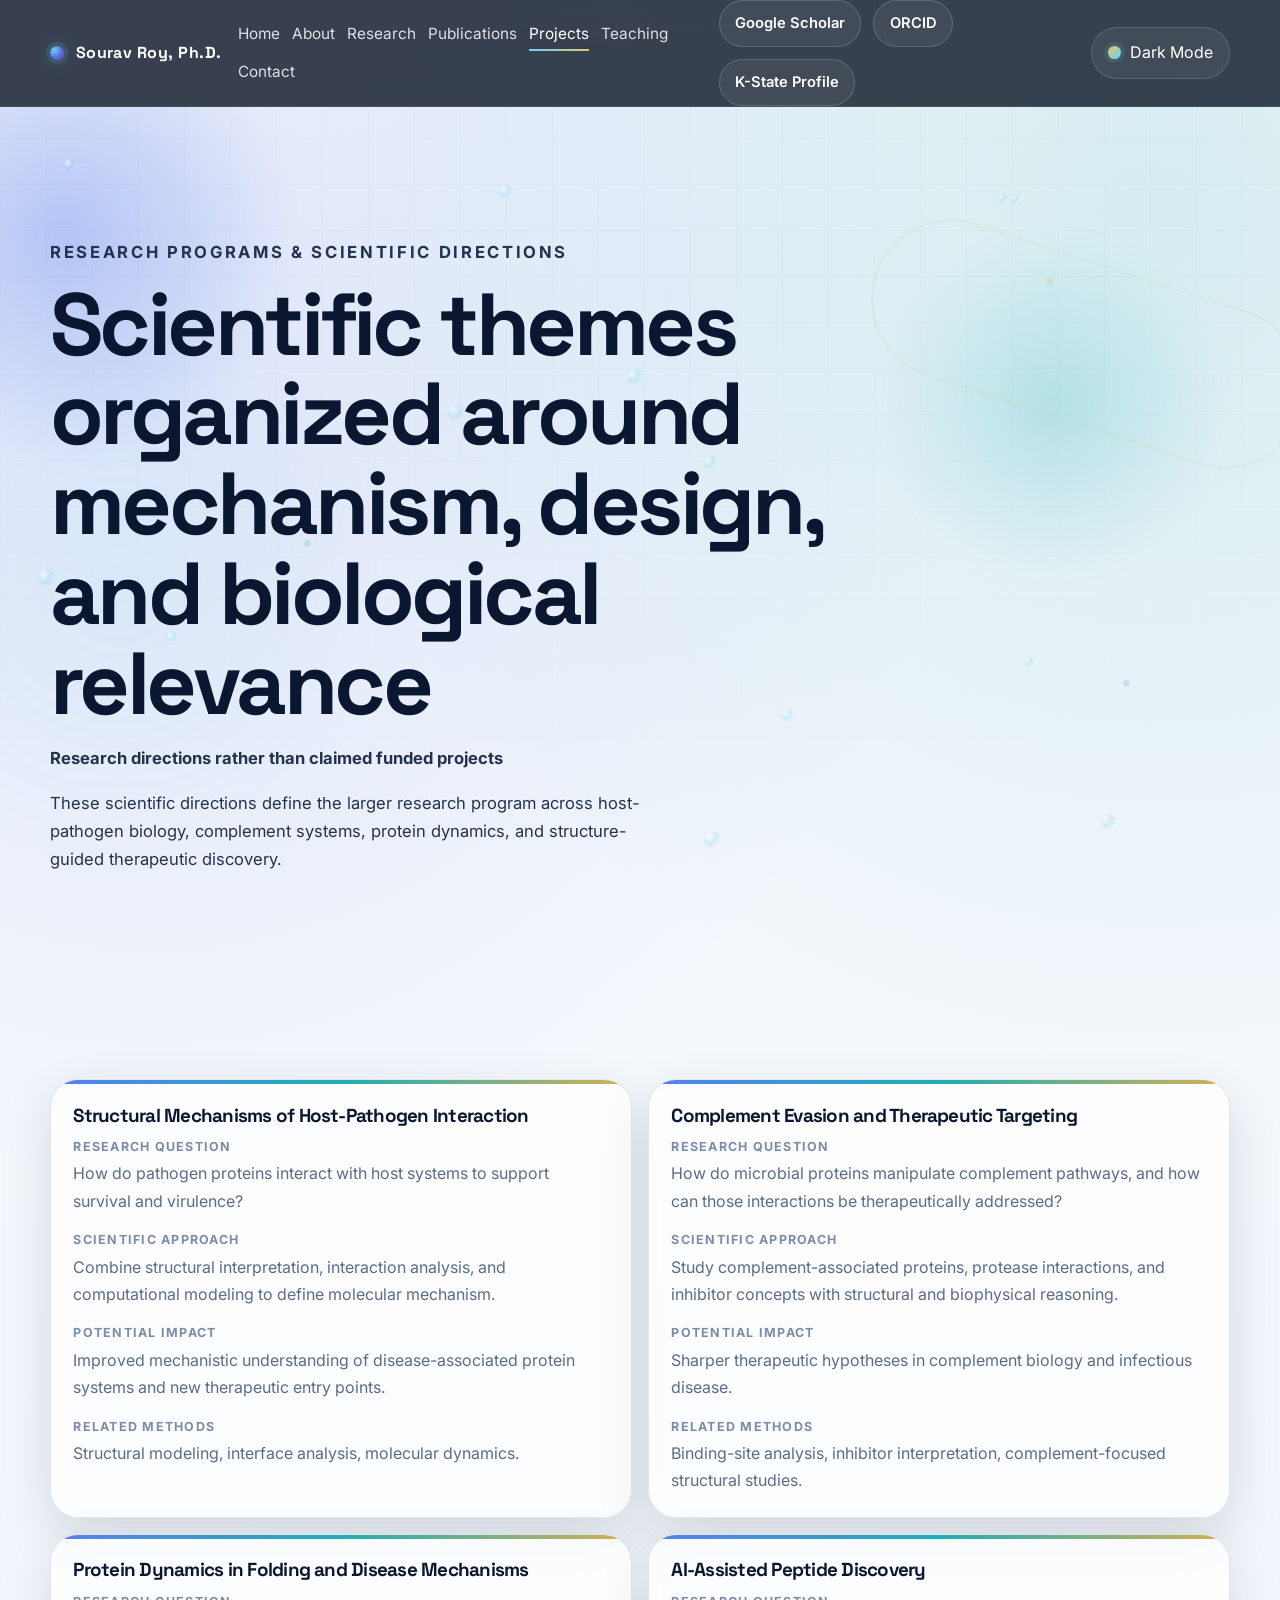
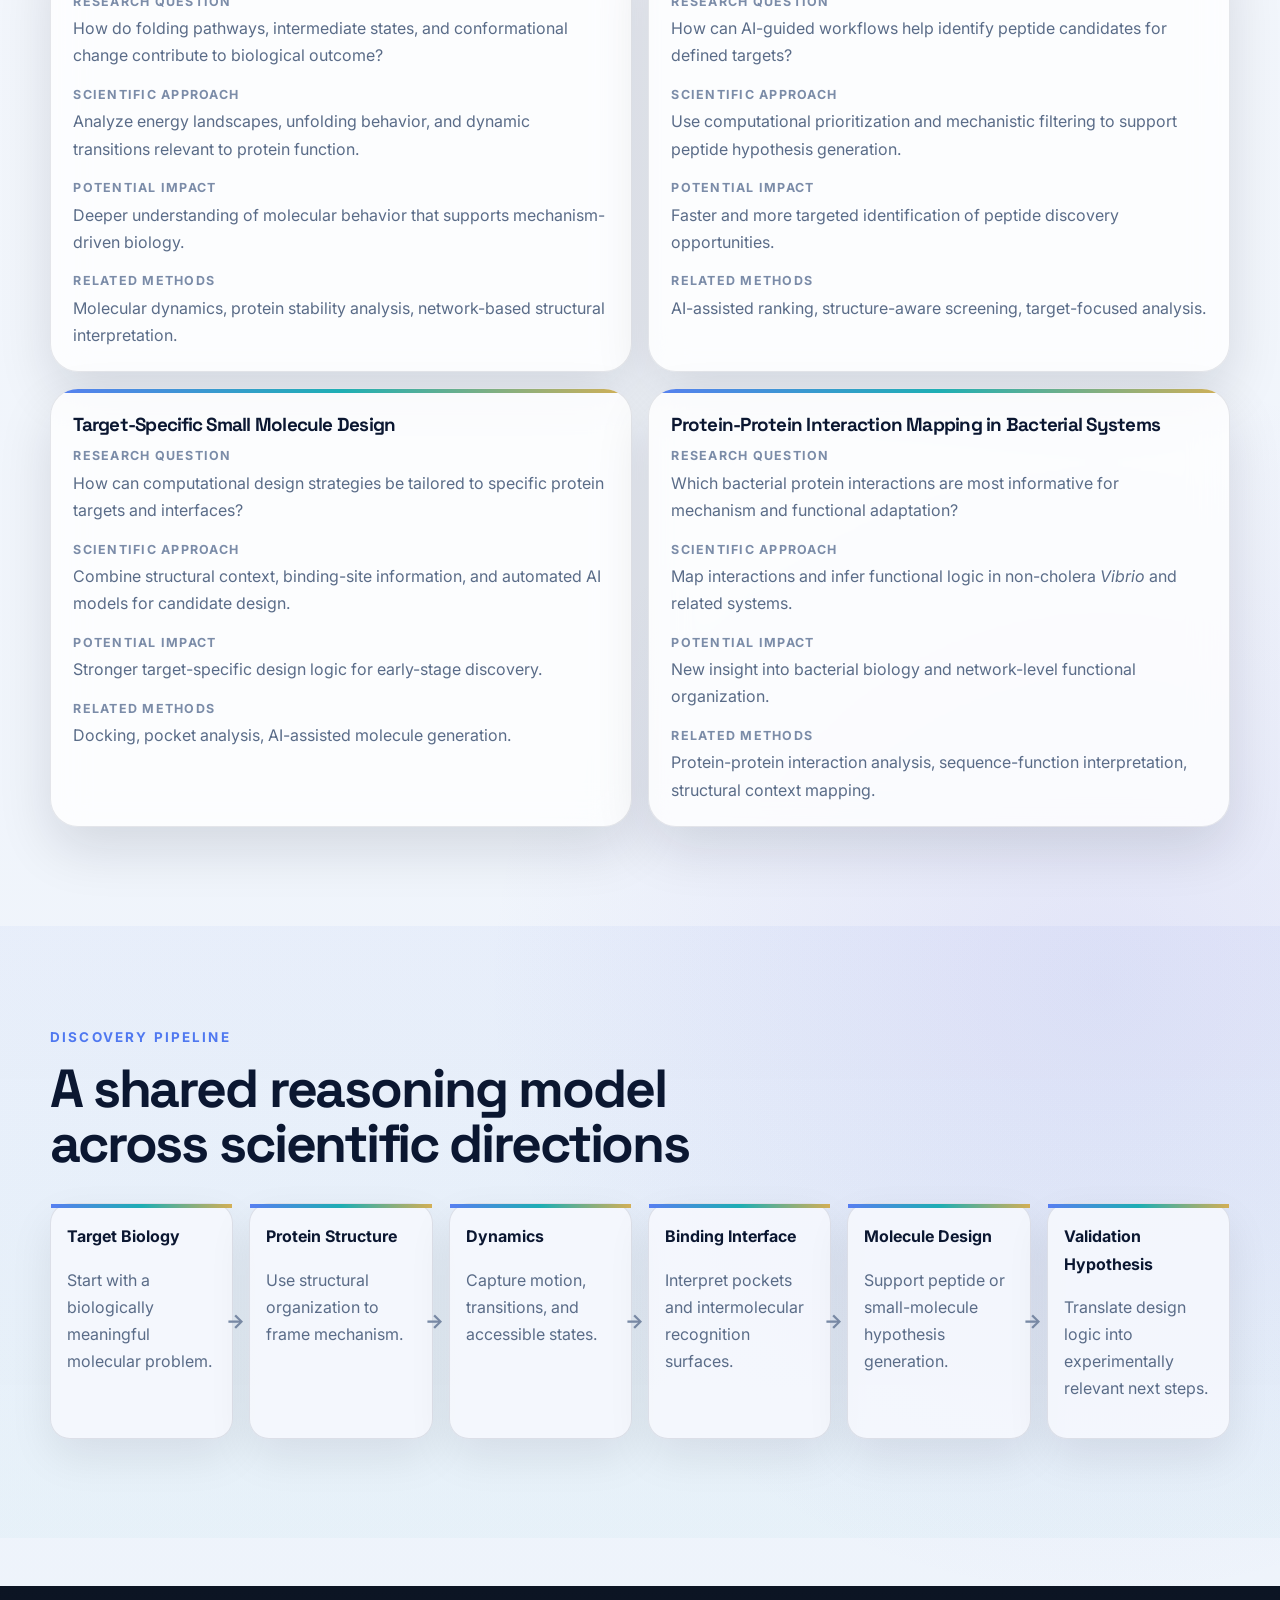
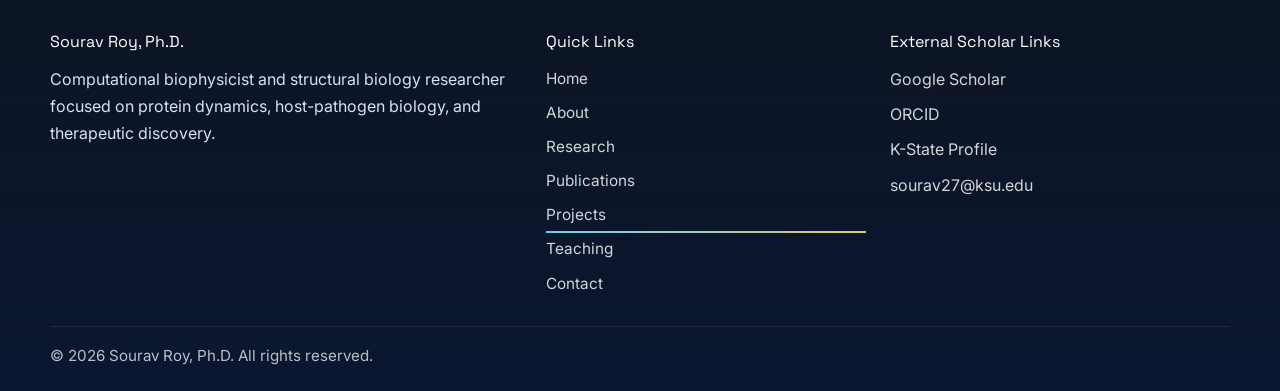
<file: projects.html>
<!DOCTYPE html>
<html lang="en">
<head>
  <meta charset="UTF-8">
  <meta name="viewport" content="width=device-width, initial-scale=1.0">
  <title>Research Programs &amp; Scientific Directions | Sourav Roy, Ph.D.</title>
  <meta name="description" content="Research programs and scientific directions of Sourav Roy, Ph.D., including host-pathogen interaction, complement therapeutics, protein dynamics, peptide discovery, small-molecule design, and bacterial interaction systems.">
  <meta name="keywords" content="Sourav Roy projects, research directions, host-pathogen interaction, complement therapeutics, protein dynamics, peptide discovery, small molecule design">
  <meta name="author" content="Sourav Roy, Ph.D.">
  <link rel="canonical" href="https://example.com/dr-sourav-roy-website/projects.html">
  <meta property="og:type" content="website">
  <meta property="og:title" content="Research Programs &amp; Scientific Directions | Sourav Roy, Ph.D.">
  <meta property="og:description" content="Scientific directions spanning structure, dynamics, infectious disease biology, and therapeutic discovery.">
  <meta property="og:url" content="https://example.com/dr-sourav-roy-website/projects.html">
  <meta property="og:image" content="https://example.com/dr-sourav-roy-website/assets/og-image.jpg">
  <meta property="og:site_name" content="Sourav Roy, Ph.D.">
  <meta name="twitter:card" content="summary_large_image">
  <meta name="twitter:title" content="Research Programs &amp; Scientific Directions | Sourav Roy, Ph.D.">
  <meta name="twitter:description" content="Scientific directions in structural biology, drug discovery, infectious disease biology, and AI-assisted design.">
  <meta name="twitter:image" content="https://example.com/dr-sourav-roy-website/assets/og-image.jpg">
  <link rel="icon" href="assets/favicon.png" type="image/png">
  <link rel="preconnect" href="https://fonts.googleapis.com">
  <link rel="preconnect" href="https://fonts.gstatic.com" crossorigin>
  <link href="https://fonts.googleapis.com/css2?family=Inter:wght@400;500;600;700;800&family=Space+Grotesk:wght@500;700&display=swap" rel="stylesheet">
  <link rel="stylesheet" href="styles.css">
  <script type="application/ld+json">
    {
      "@context": "https://schema.org",
      "@type": "Person",
      "name": "Sourav Roy, Ph.D.",
      "url": "https://example.com/dr-sourav-roy-website/projects.html",
      "jobTitle": "Research Assistant Professor",
      "affiliation": {
        "@type": "Organization",
        "name": "Department of Biochemistry and Molecular Biophysics, Kansas State University"
      },
      "sameAs": [
        "https://scholar.google.com/citations?user=tMbOiqcAAAAJ&hl=en",
        "https://orcid.org/0000-0001-5354-3824",
        "https://www.k-state.edu/bmb/about/directory/roy/"
      ]
    }
  </script>
  <script src="script.js" defer></script>
</head>
<body data-page="projects.html">
  <a class="skip-link" href="#main-content">Skip to main content</a>

  <header class="site-header">
    <div class="header-shell">
      <a class="brand" href="index.html">Sourav Roy, Ph.D.</a>

      <div class="site-menu" id="site-menu" data-site-menu>
        <nav class="primary-nav" aria-label="Primary">
          <a href="index.html" data-page-link>Home</a>
          <a href="about.html" data-page-link>About</a>
          <a href="research.html" data-page-link>Research</a>
          <a href="publications.html" data-page-link>Publications</a>
          <a href="projects.html" data-page-link>Projects</a>
          <a href="teaching.html" data-page-link>Teaching</a>
          <a href="contact.html" data-page-link>Contact</a>
        </nav>

        <div class="external-links" aria-label="External academic profiles">
          <a class="button button-ghost button-small" href="https://scholar.google.com/citations?user=tMbOiqcAAAAJ&amp;hl=en" target="_blank" rel="noopener noreferrer">Google Scholar</a>
          <a class="button button-ghost button-small" href="https://orcid.org/0000-0001-5354-3824" target="_blank" rel="me noopener noreferrer">ORCID</a>
          <a class="button button-ghost button-small" href="https://www.k-state.edu/bmb/about/directory/roy/" target="_blank" rel="noopener noreferrer">K-State Profile</a>
        </div>
      </div>

      <div class="header-controls">
        <button class="theme-toggle" type="button" data-theme-toggle aria-label="Switch color theme">
          <span class="theme-toggle-dot" aria-hidden="true"></span>
          <span data-theme-label>Dark Mode</span>
        </button>
        <button class="nav-toggle" type="button" data-nav-toggle aria-controls="site-menu" aria-expanded="false">Menu</button>
      </div>
    </div>
  </header>

  <main id="main-content">
    <section class="page-hero">
      <div class="hero-visuals" aria-hidden="true">
        <span class="hero-orb orb-a"></span>
        <span class="hero-orb orb-b"></span>
        <span class="hero-ribbon ribbon-a"></span>
        <span class="hero-gridline"></span>
        <div class="particle-field" data-particles="15"></div>
      </div>

      <div class="container">
        <div class="hero-copy">
          <p class="kicker">Research Programs &amp; Scientific Directions</p>
          <h1>Scientific themes organized around mechanism, design, and biological relevance</h1>
          <p class="hero-subtitle">Research directions rather than claimed funded projects</p>
          <p>
            These scientific directions define the larger research program across host-pathogen biology, complement
            systems, protein dynamics, and structure-guided therapeutic discovery.
          </p>
        </div>
      </div>
    </section>

    <section class="section">
      <div class="container">
        <div class="projects-grid">
          <article class="card">
            <h2 class="card-title">Structural Mechanisms of Host-Pathogen Interaction</h2>
            <ul class="detail-list">
              <li><strong>Research Question</strong>How do pathogen proteins interact with host systems to support survival and virulence?</li>
              <li><strong>Scientific Approach</strong>Combine structural interpretation, interaction analysis, and computational modeling to define molecular mechanism.</li>
              <li><strong>Potential Impact</strong>Improved mechanistic understanding of disease-associated protein systems and new therapeutic entry points.</li>
              <li><strong>Related Methods</strong>Structural modeling, interface analysis, molecular dynamics.</li>
            </ul>
          </article>

          <article class="card">
            <h2 class="card-title">Complement Evasion and Therapeutic Targeting</h2>
            <ul class="detail-list">
              <li><strong>Research Question</strong>How do microbial proteins manipulate complement pathways, and how can those interactions be therapeutically addressed?</li>
              <li><strong>Scientific Approach</strong>Study complement-associated proteins, protease interactions, and inhibitor concepts with structural and biophysical reasoning.</li>
              <li><strong>Potential Impact</strong>Sharper therapeutic hypotheses in complement biology and infectious disease.</li>
              <li><strong>Related Methods</strong>Binding-site analysis, inhibitor interpretation, complement-focused structural studies.</li>
            </ul>
          </article>

          <article class="card">
            <h2 class="card-title">Protein Dynamics in Folding and Disease Mechanisms</h2>
            <ul class="detail-list">
              <li><strong>Research Question</strong>How do folding pathways, intermediate states, and conformational change contribute to biological outcome?</li>
              <li><strong>Scientific Approach</strong>Analyze energy landscapes, unfolding behavior, and dynamic transitions relevant to protein function.</li>
              <li><strong>Potential Impact</strong>Deeper understanding of molecular behavior that supports mechanism-driven biology.</li>
              <li><strong>Related Methods</strong>Molecular dynamics, protein stability analysis, network-based structural interpretation.</li>
            </ul>
          </article>

          <article class="card">
            <h2 class="card-title">AI-Assisted Peptide Discovery</h2>
            <ul class="detail-list">
              <li><strong>Research Question</strong>How can AI-guided workflows help identify peptide candidates for defined targets?</li>
              <li><strong>Scientific Approach</strong>Use computational prioritization and mechanistic filtering to support peptide hypothesis generation.</li>
              <li><strong>Potential Impact</strong>Faster and more targeted identification of peptide discovery opportunities.</li>
              <li><strong>Related Methods</strong>AI-assisted ranking, structure-aware screening, target-focused analysis.</li>
            </ul>
          </article>

          <article class="card">
            <h2 class="card-title">Target-Specific Small Molecule Design</h2>
            <ul class="detail-list">
              <li><strong>Research Question</strong>How can computational design strategies be tailored to specific protein targets and interfaces?</li>
              <li><strong>Scientific Approach</strong>Combine structural context, binding-site information, and automated AI models for candidate design.</li>
              <li><strong>Potential Impact</strong>Stronger target-specific design logic for early-stage discovery.</li>
              <li><strong>Related Methods</strong>Docking, pocket analysis, AI-assisted molecule generation.</li>
            </ul>
          </article>

          <article class="card">
            <h2 class="card-title">Protein-Protein Interaction Mapping in Bacterial Systems</h2>
            <ul class="detail-list">
              <li><strong>Research Question</strong>Which bacterial protein interactions are most informative for mechanism and functional adaptation?</li>
              <li><strong>Scientific Approach</strong>Map interactions and infer functional logic in non-cholera <em>Vibrio</em> and related systems.</li>
              <li><strong>Potential Impact</strong>New insight into bacterial biology and network-level functional organization.</li>
              <li><strong>Related Methods</strong>Protein-protein interaction analysis, sequence-function interpretation, structural context mapping.</li>
            </ul>
          </article>
        </div>
      </div>
    </section>

    <section class="section section-alt">
      <div class="container">
        <div class="section-header">
          <p class="kicker">Discovery Pipeline</p>
          <h2 class="section-title">A shared reasoning model across scientific directions</h2>
        </div>

        <div class="workflow" aria-label="Discovery pipeline">
          <article class="workflow-step">
            <h3 class="workflow-step-title">Target Biology</h3>
            <p>Start with a biologically meaningful molecular problem.</p>
          </article>
          <article class="workflow-step">
            <h3 class="workflow-step-title">Protein Structure</h3>
            <p>Use structural organization to frame mechanism.</p>
          </article>
          <article class="workflow-step">
            <h3 class="workflow-step-title">Dynamics</h3>
            <p>Capture motion, transitions, and accessible states.</p>
          </article>
          <article class="workflow-step">
            <h3 class="workflow-step-title">Binding Interface</h3>
            <p>Interpret pockets and intermolecular recognition surfaces.</p>
          </article>
          <article class="workflow-step">
            <h3 class="workflow-step-title">Molecule Design</h3>
            <p>Support peptide or small-molecule hypothesis generation.</p>
          </article>
          <article class="workflow-step">
            <h3 class="workflow-step-title">Validation Hypothesis</h3>
            <p>Translate design logic into experimentally relevant next steps.</p>
          </article>
        </div>
      </div>
    </section>
  </main>

  <button class="back-to-top" type="button" data-back-to-top aria-label="Back to top">↑</button>

  <footer class="site-footer">
    <div class="container">
      <div class="footer-grid">
        <div>
          <p class="footer-title">Sourav Roy, Ph.D.</p>
          <p>Computational biophysicist and structural biology researcher focused on protein dynamics, host-pathogen biology, and therapeutic discovery.</p>
        </div>

        <div>
          <p class="footer-heading">Quick Links</p>
          <div class="footer-quicklinks">
            <a href="index.html" data-page-link>Home</a>
            <a href="about.html" data-page-link>About</a>
            <a href="research.html" data-page-link>Research</a>
            <a href="publications.html" data-page-link>Publications</a>
            <a href="projects.html" data-page-link>Projects</a>
            <a href="teaching.html" data-page-link>Teaching</a>
            <a href="contact.html" data-page-link>Contact</a>
          </div>
        </div>

        <div>
          <p class="footer-heading">External Scholar Links</p>
          <div class="footer-external">
            <a href="https://scholar.google.com/citations?user=tMbOiqcAAAAJ&amp;hl=en" target="_blank" rel="noopener noreferrer">Google Scholar</a>
            <a href="https://orcid.org/0000-0001-5354-3824" target="_blank" rel="me noopener noreferrer">ORCID</a>
            <a href="https://www.k-state.edu/bmb/about/directory/roy/" target="_blank" rel="noopener noreferrer">K-State Profile</a>
            <a class="footer-email" href="mailto:sourav27@ksu.edu">sourav27@ksu.edu</a>
          </div>
        </div>
      </div>

      <div class="footer-bottom">© 2026 Sourav Roy, Ph.D. All rights reserved.</div>
    </div>
  </footer>
</body>
</html>
</file>
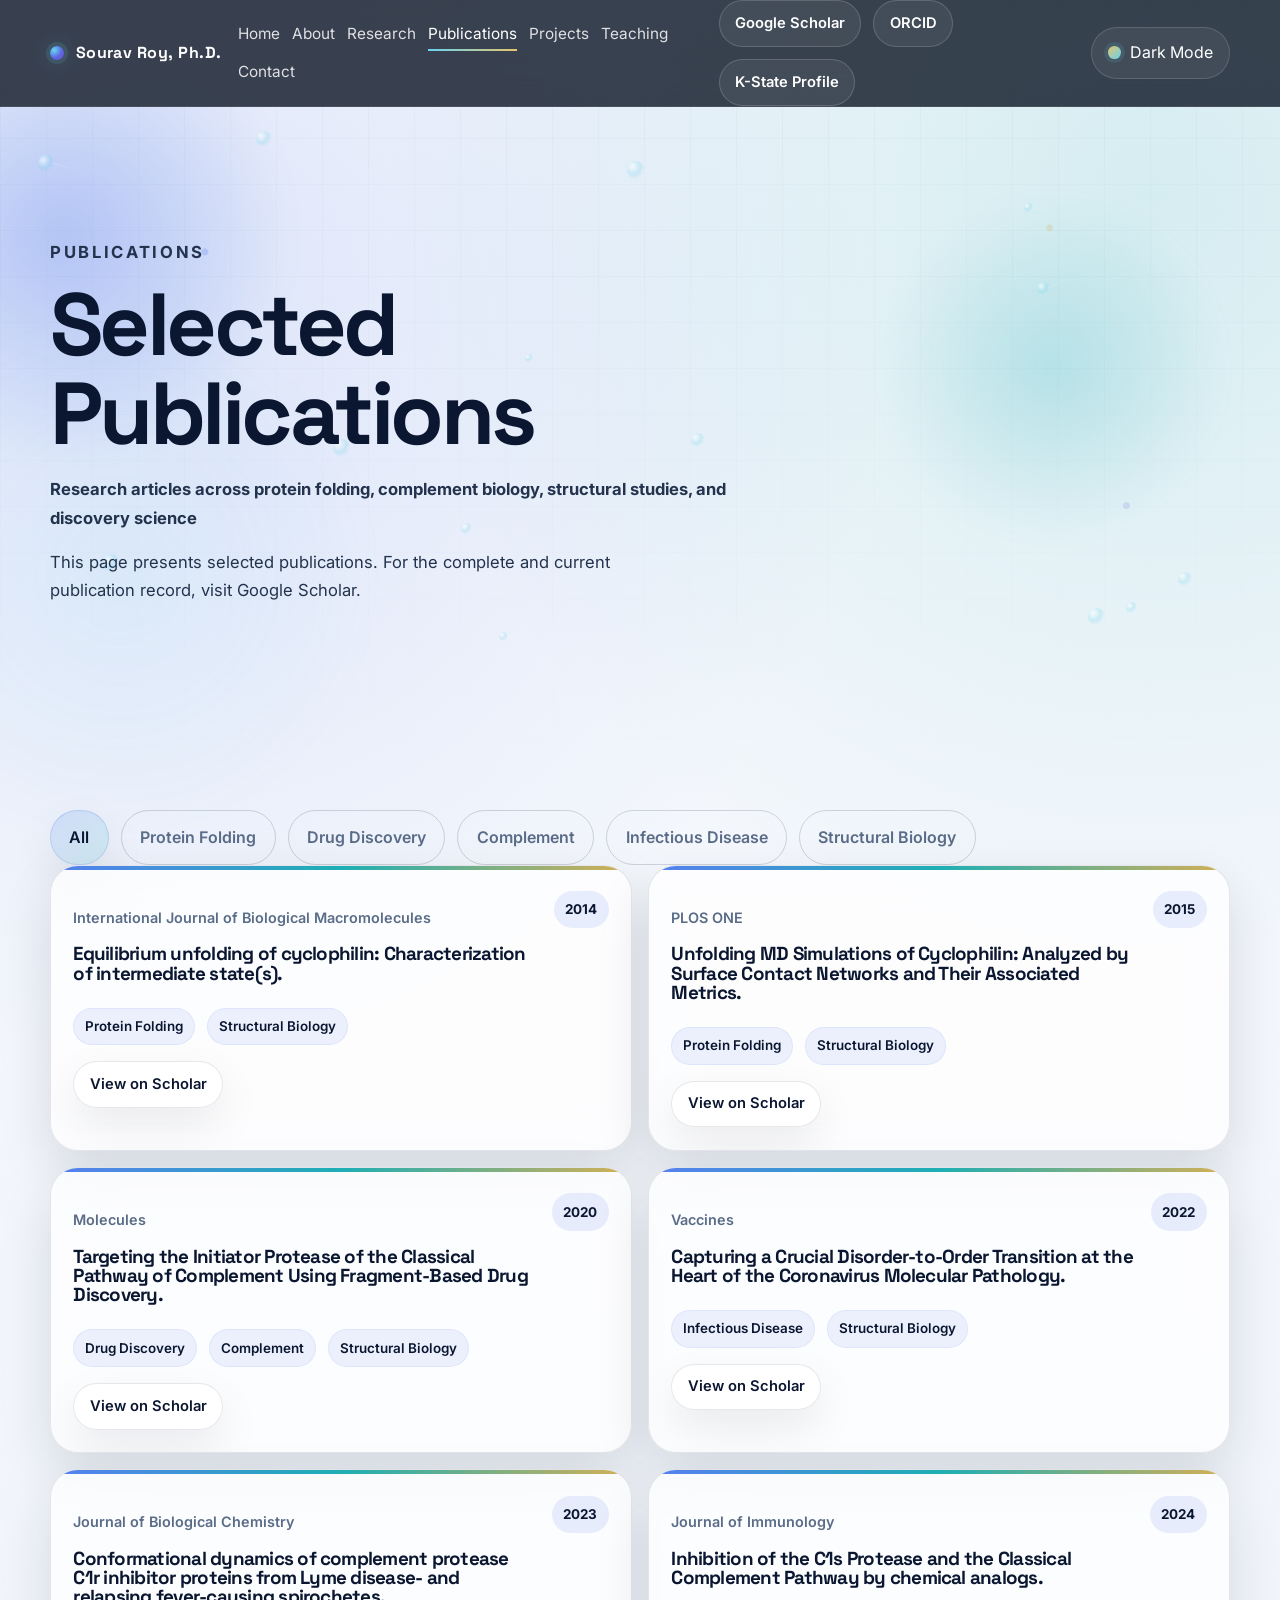
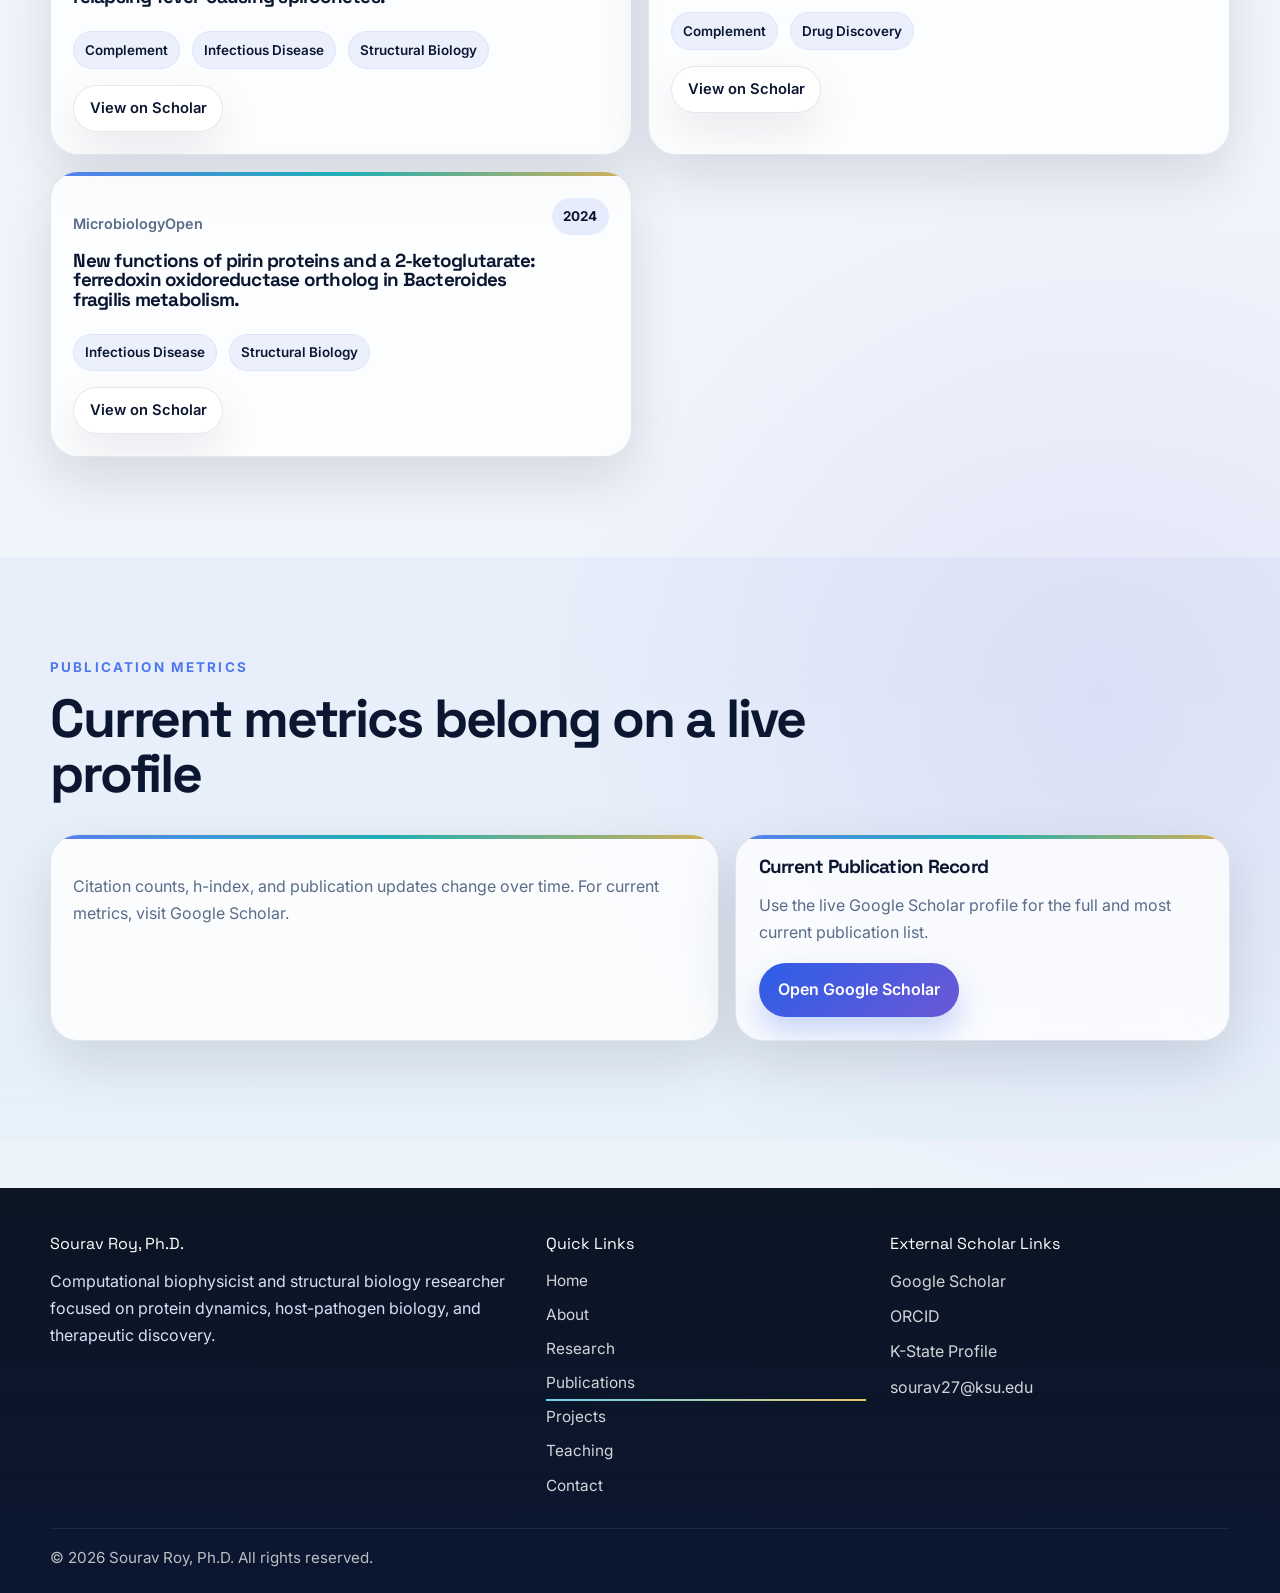
<file: publications.html>
<!DOCTYPE html>
<html lang="en">
<head>
  <meta charset="UTF-8">
  <meta name="viewport" content="width=device-width, initial-scale=1.0">
  <title>Selected Publications | Sourav Roy, Ph.D.</title>
  <meta name="description" content="Selected publications by Sourav Roy, Ph.D. across protein folding, complement biology, structural biology, infectious disease, and drug discovery.">
  <meta name="keywords" content="Sourav Roy publications, protein folding publications, complement publications, structural biology publications, drug discovery publications">
  <meta name="author" content="Sourav Roy, Ph.D.">
  <link rel="canonical" href="https://example.com/dr-sourav-roy-website/publications.html">
  <meta property="og:type" content="website">
  <meta property="og:title" content="Selected Publications | Sourav Roy, Ph.D.">
  <meta property="og:description" content="Selected publications across computational biophysics, structural biology, complement therapeutics, and infectious disease biology.">
  <meta property="og:url" content="https://example.com/dr-sourav-roy-website/publications.html">
  <meta property="og:image" content="https://example.com/dr-sourav-roy-website/assets/og-image.jpg">
  <meta property="og:site_name" content="Sourav Roy, Ph.D.">
  <meta name="twitter:card" content="summary_large_image">
  <meta name="twitter:title" content="Selected Publications | Sourav Roy, Ph.D.">
  <meta name="twitter:description" content="Selected research publications by Sourav Roy, Ph.D.">
  <meta name="twitter:image" content="https://example.com/dr-sourav-roy-website/assets/og-image.jpg">
  <link rel="icon" href="assets/favicon.png" type="image/png">
  <link rel="preconnect" href="https://fonts.googleapis.com">
  <link rel="preconnect" href="https://fonts.gstatic.com" crossorigin>
  <link href="https://fonts.googleapis.com/css2?family=Inter:wght@400;500;600;700;800&family=Space+Grotesk:wght@500;700&display=swap" rel="stylesheet">
  <link rel="stylesheet" href="styles.css">
  <script type="application/ld+json">
    {
      "@context": "https://schema.org",
      "@graph": [
        {
          "@type": "Person",
          "@id": "https://example.com/dr-sourav-roy-website/#person",
          "name": "Sourav Roy, Ph.D.",
          "url": "https://example.com/dr-sourav-roy-website/publications.html",
          "sameAs": [
            "https://scholar.google.com/citations?user=tMbOiqcAAAAJ&hl=en",
            "https://orcid.org/0000-0001-5354-3824",
            "https://www.k-state.edu/bmb/about/directory/roy/"
          ]
        },
        {
          "@type": "ScholarlyArticle",
          "name": "Equilibrium unfolding of cyclophilin: Characterization of intermediate state(s).",
          "datePublished": "2014",
          "author": { "@id": "https://example.com/dr-sourav-roy-website/#person" },
          "isPartOf": { "@type": "Periodical", "name": "International Journal of Biological Macromolecules" }
        },
        {
          "@type": "ScholarlyArticle",
          "name": "Unfolding MD Simulations of Cyclophilin: Analyzed by Surface Contact Networks and Their Associated Metrics.",
          "datePublished": "2015",
          "author": { "@id": "https://example.com/dr-sourav-roy-website/#person" },
          "isPartOf": { "@type": "Periodical", "name": "PLOS ONE" }
        },
        {
          "@type": "ScholarlyArticle",
          "name": "Targeting the Initiator Protease of the Classical Pathway of Complement Using Fragment-Based Drug Discovery.",
          "datePublished": "2020",
          "author": { "@id": "https://example.com/dr-sourav-roy-website/#person" },
          "isPartOf": { "@type": "Periodical", "name": "Molecules" }
        },
        {
          "@type": "ScholarlyArticle",
          "name": "Capturing a Crucial Disorder-to-Order Transition at the Heart of the Coronavirus Molecular Pathology.",
          "datePublished": "2022",
          "author": { "@id": "https://example.com/dr-sourav-roy-website/#person" },
          "isPartOf": { "@type": "Periodical", "name": "Vaccines" }
        },
        {
          "@type": "ScholarlyArticle",
          "name": "Conformational dynamics of complement protease C1r inhibitor proteins from Lyme disease- and relapsing fever-causing spirochetes.",
          "datePublished": "2023",
          "author": { "@id": "https://example.com/dr-sourav-roy-website/#person" },
          "isPartOf": { "@type": "Periodical", "name": "Journal of Biological Chemistry" }
        },
        {
          "@type": "ScholarlyArticle",
          "name": "Inhibition of the C1s Protease and the Classical Complement Pathway by chemical analogs.",
          "datePublished": "2024",
          "author": { "@id": "https://example.com/dr-sourav-roy-website/#person" },
          "isPartOf": { "@type": "Periodical", "name": "Journal of Immunology" }
        },
        {
          "@type": "ScholarlyArticle",
          "name": "New functions of pirin proteins and a 2-ketoglutarate: ferredoxin oxidoreductase ortholog in Bacteroides fragilis metabolism.",
          "datePublished": "2024",
          "author": { "@id": "https://example.com/dr-sourav-roy-website/#person" },
          "isPartOf": { "@type": "Periodical", "name": "MicrobiologyOpen" }
        }
      ]
    }
  </script>
  <script src="script.js" defer></script>
</head>
<body data-page="publications.html">
  <a class="skip-link" href="#main-content">Skip to main content</a>

  <header class="site-header">
    <div class="header-shell">
      <a class="brand" href="index.html">Sourav Roy, Ph.D.</a>

      <div class="site-menu" id="site-menu" data-site-menu>
        <nav class="primary-nav" aria-label="Primary">
          <a href="index.html" data-page-link>Home</a>
          <a href="about.html" data-page-link>About</a>
          <a href="research.html" data-page-link>Research</a>
          <a href="publications.html" data-page-link>Publications</a>
          <a href="projects.html" data-page-link>Projects</a>
          <a href="teaching.html" data-page-link>Teaching</a>
          <a href="contact.html" data-page-link>Contact</a>
        </nav>

        <div class="external-links" aria-label="External academic profiles">
          <a class="button button-ghost button-small" href="https://scholar.google.com/citations?user=tMbOiqcAAAAJ&amp;hl=en" target="_blank" rel="noopener noreferrer">Google Scholar</a>
          <a class="button button-ghost button-small" href="https://orcid.org/0000-0001-5354-3824" target="_blank" rel="me noopener noreferrer">ORCID</a>
          <a class="button button-ghost button-small" href="https://www.k-state.edu/bmb/about/directory/roy/" target="_blank" rel="noopener noreferrer">K-State Profile</a>
        </div>
      </div>

      <div class="header-controls">
        <button class="theme-toggle" type="button" data-theme-toggle aria-label="Switch color theme">
          <span class="theme-toggle-dot" aria-hidden="true"></span>
          <span data-theme-label>Dark Mode</span>
        </button>
        <button class="nav-toggle" type="button" data-nav-toggle aria-controls="site-menu" aria-expanded="false">Menu</button>
      </div>
    </div>
  </header>

  <main id="main-content">
    <section class="page-hero">
      <div class="hero-visuals" aria-hidden="true">
        <span class="hero-orb orb-a"></span>
        <span class="hero-orb orb-b"></span>
        <span class="hero-gridline"></span>
        <div class="particle-field" data-particles="14"></div>
      </div>

      <div class="container">
        <div class="hero-copy">
          <p class="kicker">Publications</p>
          <h1>Selected Publications</h1>
          <p class="hero-subtitle">Research articles across protein folding, complement biology, structural studies, and discovery science</p>
          <p>
            This page presents selected publications. For the complete and current publication record, visit Google
            Scholar.
          </p>
        </div>
      </div>
    </section>

    <section class="section">
      <div class="container">
        <div class="filter-bar" aria-label="Publication filters">
          <button class="filter-button is-active" type="button" data-filter="all" aria-pressed="true">All</button>
          <button class="filter-button" type="button" data-filter="protein-folding" aria-pressed="false">Protein Folding</button>
          <button class="filter-button" type="button" data-filter="drug-discovery" aria-pressed="false">Drug Discovery</button>
          <button class="filter-button" type="button" data-filter="complement" aria-pressed="false">Complement</button>
          <button class="filter-button" type="button" data-filter="infectious-disease" aria-pressed="false">Infectious Disease</button>
          <button class="filter-button" type="button" data-filter="structural-biology" aria-pressed="false">Structural Biology</button>
        </div>

        <div class="publication-grid">
          <article class="card publication-card" data-categories="protein-folding structural-biology">
            <div class="publication-top">
              <div>
                <p class="publication-journal">International Journal of Biological Macromolecules</p>
                <h2 class="card-title">Equilibrium unfolding of cyclophilin: Characterization of intermediate state(s).</h2>
              </div>
              <span class="publication-year">2014</span>
            </div>
            <div class="tag-list">
              <span class="tag">Protein Folding</span>
              <span class="tag">Structural Biology</span>
            </div>
            <div class="link-card-actions">
              <a class="button button-secondary button-small" href="https://scholar.google.com/citations?user=tMbOiqcAAAAJ&amp;hl=en" target="_blank" rel="noopener noreferrer">View on Scholar</a>
            </div>
          </article>

          <article class="card publication-card" data-categories="protein-folding structural-biology">
            <div class="publication-top">
              <div>
                <p class="publication-journal">PLOS ONE</p>
                <h2 class="card-title">Unfolding MD Simulations of Cyclophilin: Analyzed by Surface Contact Networks and Their Associated Metrics.</h2>
              </div>
              <span class="publication-year">2015</span>
            </div>
            <div class="tag-list">
              <span class="tag">Protein Folding</span>
              <span class="tag">Structural Biology</span>
            </div>
            <div class="link-card-actions">
              <a class="button button-secondary button-small" href="https://scholar.google.com/citations?user=tMbOiqcAAAAJ&amp;hl=en" target="_blank" rel="noopener noreferrer">View on Scholar</a>
            </div>
          </article>

          <article class="card publication-card" data-categories="drug-discovery complement structural-biology">
            <div class="publication-top">
              <div>
                <p class="publication-journal">Molecules</p>
                <h2 class="card-title">Targeting the Initiator Protease of the Classical Pathway of Complement Using Fragment-Based Drug Discovery.</h2>
              </div>
              <span class="publication-year">2020</span>
            </div>
            <div class="tag-list">
              <span class="tag">Drug Discovery</span>
              <span class="tag">Complement</span>
              <span class="tag">Structural Biology</span>
            </div>
            <div class="link-card-actions">
              <a class="button button-secondary button-small" href="https://scholar.google.com/citations?user=tMbOiqcAAAAJ&amp;hl=en" target="_blank" rel="noopener noreferrer">View on Scholar</a>
            </div>
          </article>

          <article class="card publication-card" data-categories="infectious-disease structural-biology">
            <div class="publication-top">
              <div>
                <p class="publication-journal">Vaccines</p>
                <h2 class="card-title">Capturing a Crucial Disorder-to-Order Transition at the Heart of the Coronavirus Molecular Pathology.</h2>
              </div>
              <span class="publication-year">2022</span>
            </div>
            <div class="tag-list">
              <span class="tag">Infectious Disease</span>
              <span class="tag">Structural Biology</span>
            </div>
            <div class="link-card-actions">
              <a class="button button-secondary button-small" href="https://scholar.google.com/citations?user=tMbOiqcAAAAJ&amp;hl=en" target="_blank" rel="noopener noreferrer">View on Scholar</a>
            </div>
          </article>

          <article class="card publication-card" data-categories="complement infectious-disease structural-biology">
            <div class="publication-top">
              <div>
                <p class="publication-journal">Journal of Biological Chemistry</p>
                <h2 class="card-title">Conformational dynamics of complement protease C1r inhibitor proteins from Lyme disease- and relapsing fever-causing spirochetes.</h2>
              </div>
              <span class="publication-year">2023</span>
            </div>
            <div class="tag-list">
              <span class="tag">Complement</span>
              <span class="tag">Infectious Disease</span>
              <span class="tag">Structural Biology</span>
            </div>
            <div class="link-card-actions">
              <a class="button button-secondary button-small" href="https://scholar.google.com/citations?user=tMbOiqcAAAAJ&amp;hl=en" target="_blank" rel="noopener noreferrer">View on Scholar</a>
            </div>
          </article>

          <article class="card publication-card" data-categories="complement drug-discovery">
            <div class="publication-top">
              <div>
                <p class="publication-journal">Journal of Immunology</p>
                <h2 class="card-title">Inhibition of the C1s Protease and the Classical Complement Pathway by chemical analogs.</h2>
              </div>
              <span class="publication-year">2024</span>
            </div>
            <div class="tag-list">
              <span class="tag">Complement</span>
              <span class="tag">Drug Discovery</span>
            </div>
            <div class="link-card-actions">
              <a class="button button-secondary button-small" href="https://scholar.google.com/citations?user=tMbOiqcAAAAJ&amp;hl=en" target="_blank" rel="noopener noreferrer">View on Scholar</a>
            </div>
          </article>

          <article class="card publication-card" data-categories="infectious-disease structural-biology">
            <div class="publication-top">
              <div>
                <p class="publication-journal">MicrobiologyOpen</p>
                <h2 class="card-title">New functions of pirin proteins and a 2-ketoglutarate: ferredoxin oxidoreductase ortholog in Bacteroides fragilis metabolism.</h2>
              </div>
              <span class="publication-year">2024</span>
            </div>
            <div class="tag-list">
              <span class="tag">Infectious Disease</span>
              <span class="tag">Structural Biology</span>
            </div>
            <div class="link-card-actions">
              <a class="button button-secondary button-small" href="https://scholar.google.com/citations?user=tMbOiqcAAAAJ&amp;hl=en" target="_blank" rel="noopener noreferrer">View on Scholar</a>
            </div>
          </article>
        </div>
      </div>
    </section>

    <section class="section section-alt">
      <div class="container">
        <div class="section-header">
          <p class="kicker">Publication Metrics</p>
          <h2 class="section-title">Current metrics belong on a live profile</h2>
        </div>

        <div class="surface-split">
          <article class="card">
            <p>
              Citation counts, h-index, and publication updates change over time. For current metrics, visit Google
              Scholar.
            </p>
          </article>

          <aside class="card">
            <h3 class="card-title">Current Publication Record</h3>
            <p>Use the live Google Scholar profile for the full and most current publication list.</p>
            <div class="link-card-actions">
              <a class="button button-primary" href="https://scholar.google.com/citations?user=tMbOiqcAAAAJ&amp;hl=en" target="_blank" rel="noopener noreferrer">Open Google Scholar</a>
            </div>
          </aside>
        </div>
      </div>
    </section>
  </main>

  <button class="back-to-top" type="button" data-back-to-top aria-label="Back to top">↑</button>

  <footer class="site-footer">
    <div class="container">
      <div class="footer-grid">
        <div>
          <p class="footer-title">Sourav Roy, Ph.D.</p>
          <p>Computational biophysicist and structural biology researcher focused on protein dynamics, host-pathogen biology, and therapeutic discovery.</p>
        </div>

        <div>
          <p class="footer-heading">Quick Links</p>
          <div class="footer-quicklinks">
            <a href="index.html" data-page-link>Home</a>
            <a href="about.html" data-page-link>About</a>
            <a href="research.html" data-page-link>Research</a>
            <a href="publications.html" data-page-link>Publications</a>
            <a href="projects.html" data-page-link>Projects</a>
            <a href="teaching.html" data-page-link>Teaching</a>
            <a href="contact.html" data-page-link>Contact</a>
          </div>
        </div>

        <div>
          <p class="footer-heading">External Scholar Links</p>
          <div class="footer-external">
            <a href="https://scholar.google.com/citations?user=tMbOiqcAAAAJ&amp;hl=en" target="_blank" rel="noopener noreferrer">Google Scholar</a>
            <a href="https://orcid.org/0000-0001-5354-3824" target="_blank" rel="me noopener noreferrer">ORCID</a>
            <a href="https://www.k-state.edu/bmb/about/directory/roy/" target="_blank" rel="noopener noreferrer">K-State Profile</a>
            <a class="footer-email" href="mailto:sourav27@ksu.edu">sourav27@ksu.edu</a>
          </div>
        </div>
      </div>

      <div class="footer-bottom">© 2026 Sourav Roy, Ph.D. All rights reserved.</div>
    </div>
  </footer>
</body>
</html>
</file>
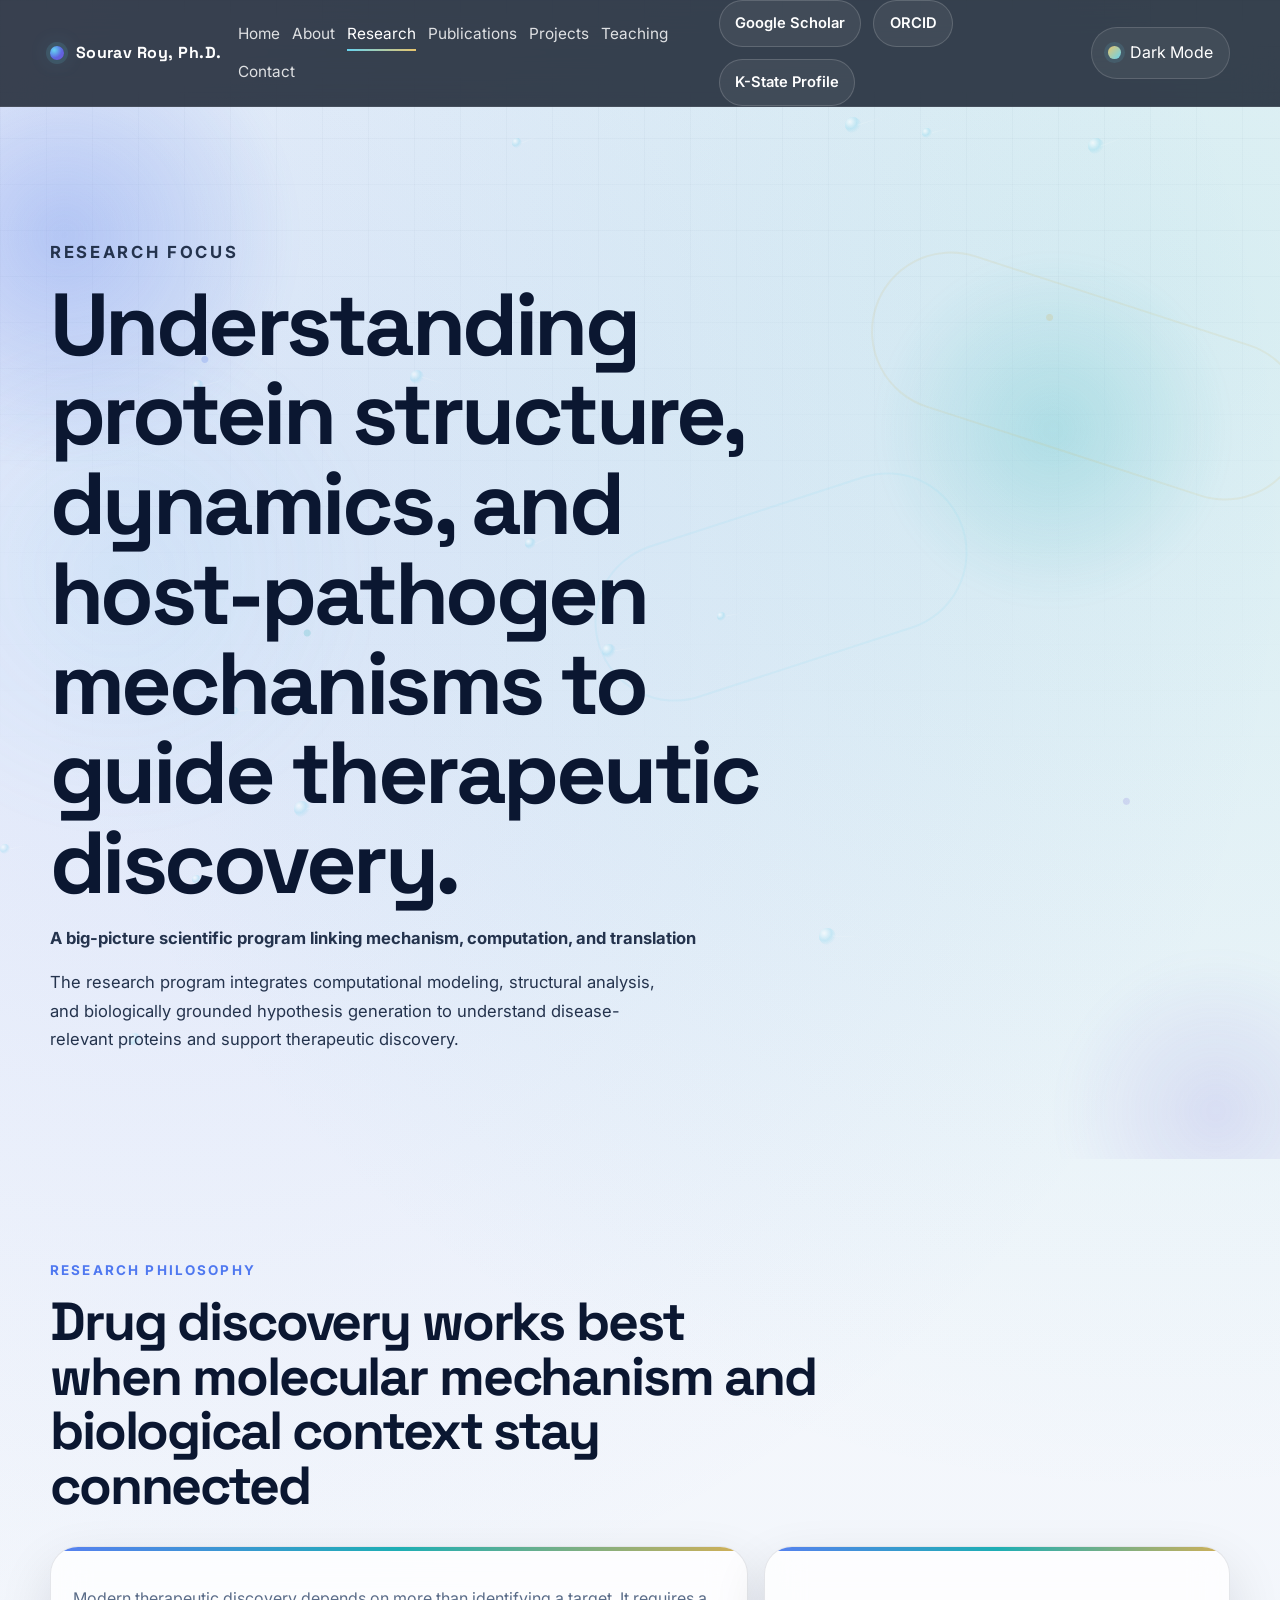
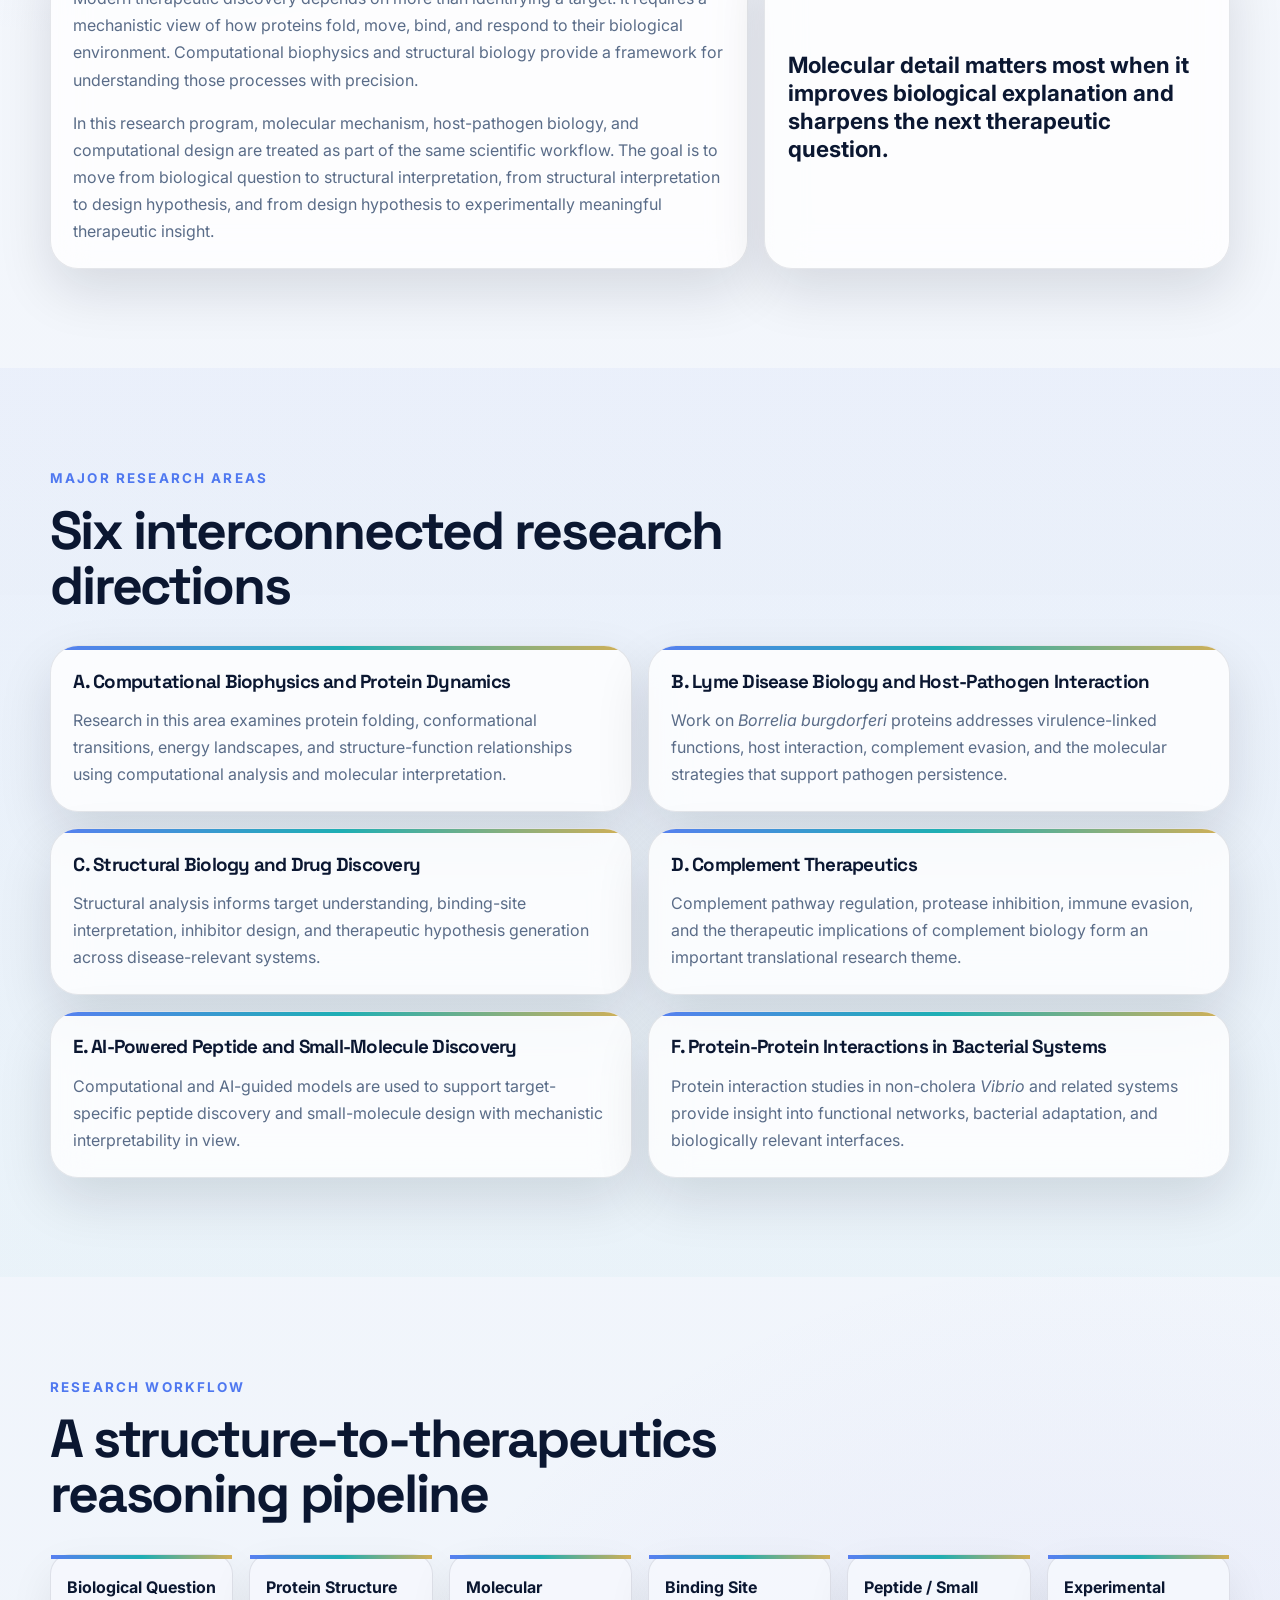
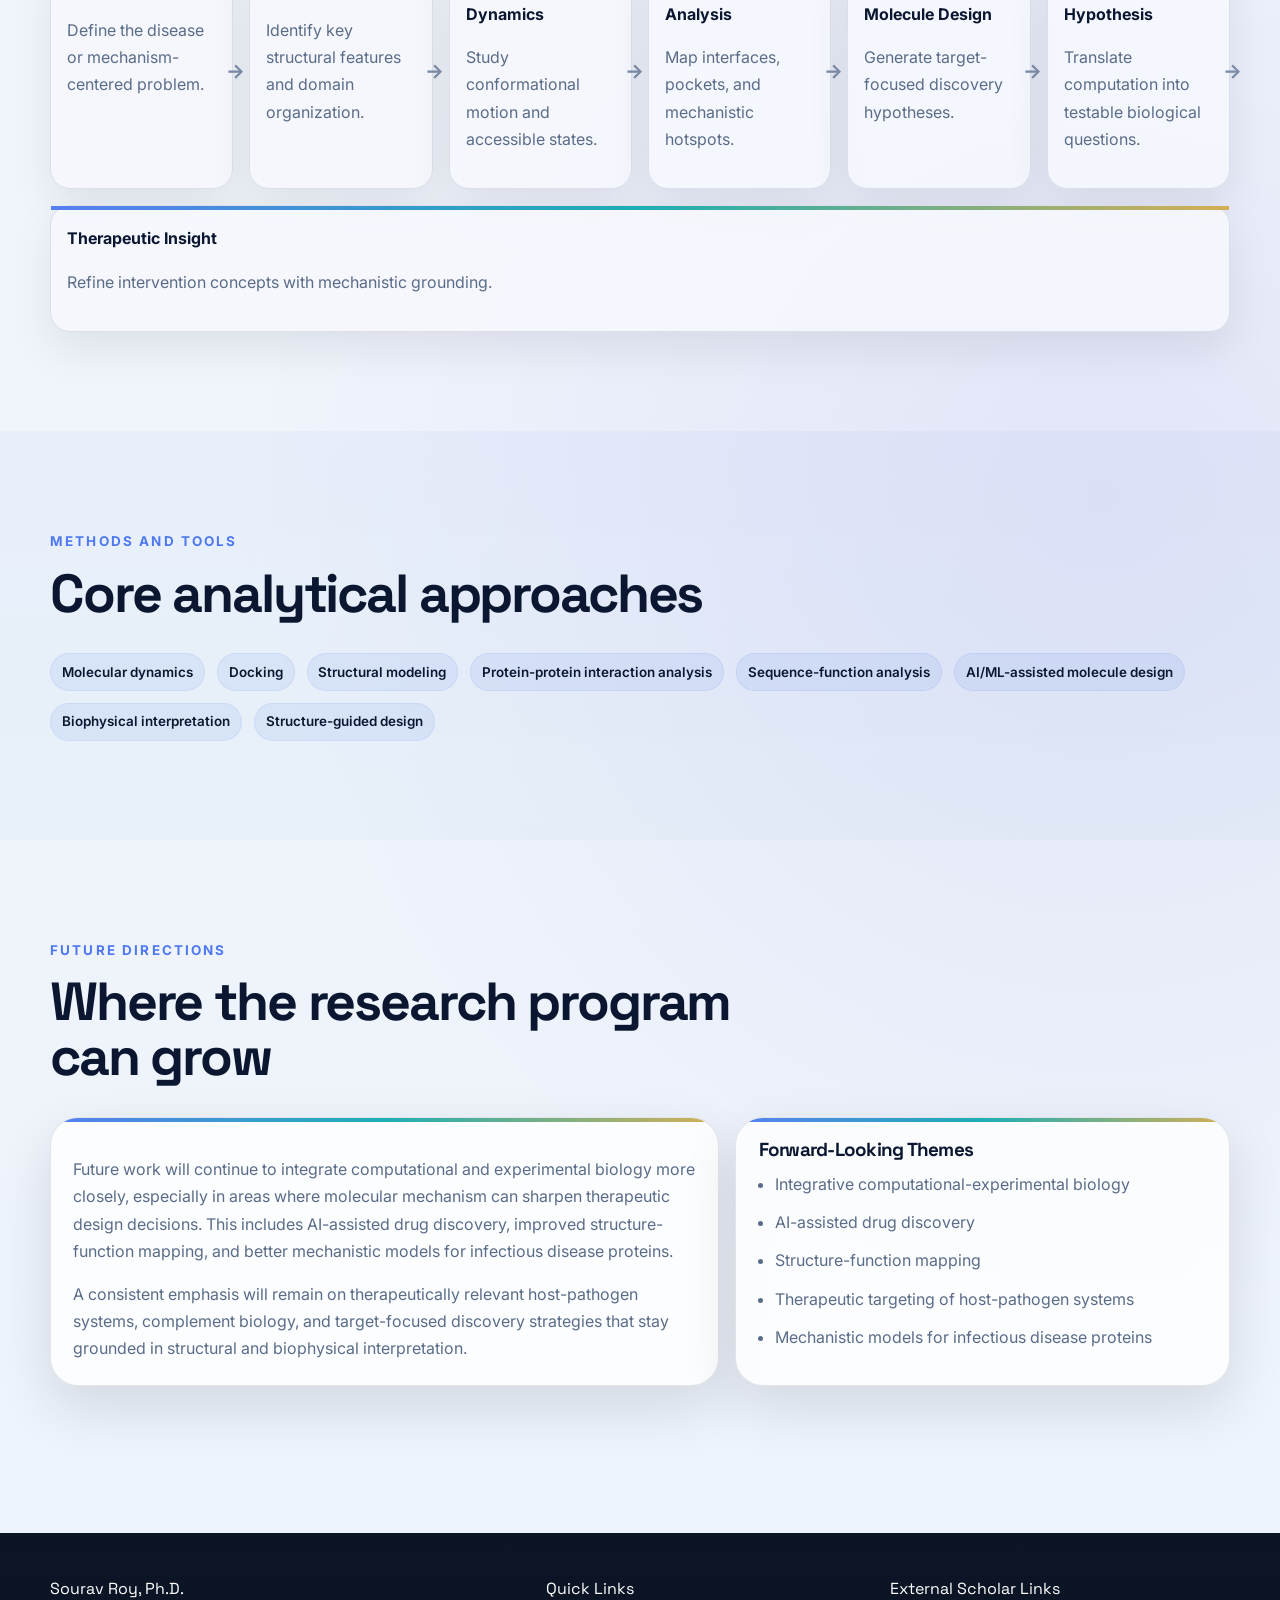
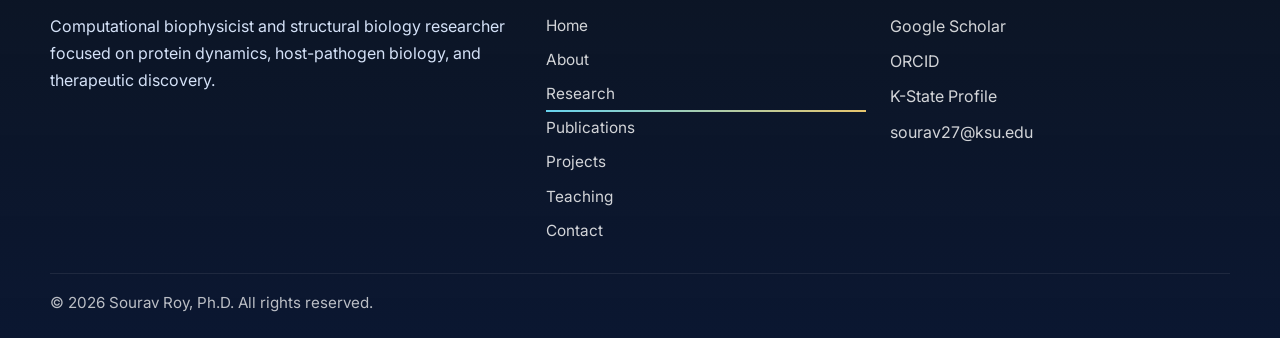
<file: research.html>
<!DOCTYPE html>
<html lang="en">
<head>
  <meta charset="UTF-8">
  <meta name="viewport" content="width=device-width, initial-scale=1.0">
  <title>Research Focus | Sourav Roy, Ph.D.</title>
  <meta name="description" content="Research focus of Sourav Roy, Ph.D., spanning computational biophysics, protein dynamics, Lyme disease biology, complement therapeutics, structure-guided drug discovery, and AI-powered molecule design.">
  <meta name="keywords" content="Sourav Roy research, computational biophysics, protein dynamics, Lyme disease biology, complement therapeutics, structure-guided discovery, AI peptide discovery">
  <meta name="author" content="Sourav Roy, Ph.D.">
  <link rel="canonical" href="https://example.com/dr-sourav-roy-website/research.html">
  <meta property="og:type" content="website">
  <meta property="og:title" content="Research Focus | Sourav Roy, Ph.D.">
  <meta property="og:description" content="Understanding protein structure, dynamics, and host-pathogen mechanisms to guide therapeutic discovery.">
  <meta property="og:url" content="https://example.com/dr-sourav-roy-website/research.html">
  <meta property="og:image" content="https://example.com/dr-sourav-roy-website/assets/og-image.jpg">
  <meta property="og:site_name" content="Sourav Roy, Ph.D.">
  <meta name="twitter:card" content="summary_large_image">
  <meta name="twitter:title" content="Research Focus | Sourav Roy, Ph.D.">
  <meta name="twitter:description" content="Protein structure, dynamics, host-pathogen interaction, and therapeutic discovery research.">
  <meta name="twitter:image" content="https://example.com/dr-sourav-roy-website/assets/og-image.jpg">
  <link rel="icon" href="assets/favicon.png" type="image/png">
  <link rel="preconnect" href="https://fonts.googleapis.com">
  <link rel="preconnect" href="https://fonts.gstatic.com" crossorigin>
  <link href="https://fonts.googleapis.com/css2?family=Inter:wght@400;500;600;700;800&family=Space+Grotesk:wght@500;700&display=swap" rel="stylesheet">
  <link rel="stylesheet" href="styles.css">
  <script type="application/ld+json">
    {
      "@context": "https://schema.org",
      "@type": "Person",
      "name": "Sourav Roy, Ph.D.",
      "url": "https://example.com/dr-sourav-roy-website/research.html",
      "jobTitle": "Research Assistant Professor",
      "affiliation": {
        "@type": "Organization",
        "name": "Department of Biochemistry and Molecular Biophysics, Kansas State University"
      },
      "sameAs": [
        "https://scholar.google.com/citations?user=tMbOiqcAAAAJ&hl=en",
        "https://orcid.org/0000-0001-5354-3824",
        "https://www.k-state.edu/bmb/about/directory/roy/"
      ],
      "knowsAbout": [
        "Protein folding and dynamics",
        "Lyme disease biology",
        "Complement therapeutics",
        "Structural biology and drug discovery",
        "AI-powered peptide discovery",
        "Target-specific small-molecule design"
      ]
    }
  </script>
  <script src="script.js" defer></script>
</head>
<body data-page="research.html">
  <a class="skip-link" href="#main-content">Skip to main content</a>

  <header class="site-header">
    <div class="header-shell">
      <a class="brand" href="index.html">Sourav Roy, Ph.D.</a>

      <div class="site-menu" id="site-menu" data-site-menu>
        <nav class="primary-nav" aria-label="Primary">
          <a href="index.html" data-page-link>Home</a>
          <a href="about.html" data-page-link>About</a>
          <a href="research.html" data-page-link>Research</a>
          <a href="publications.html" data-page-link>Publications</a>
          <a href="projects.html" data-page-link>Projects</a>
          <a href="teaching.html" data-page-link>Teaching</a>
          <a href="contact.html" data-page-link>Contact</a>
        </nav>

        <div class="external-links" aria-label="External academic profiles">
          <a class="button button-ghost button-small" href="https://scholar.google.com/citations?user=tMbOiqcAAAAJ&amp;hl=en" target="_blank" rel="noopener noreferrer">Google Scholar</a>
          <a class="button button-ghost button-small" href="https://orcid.org/0000-0001-5354-3824" target="_blank" rel="me noopener noreferrer">ORCID</a>
          <a class="button button-ghost button-small" href="https://www.k-state.edu/bmb/about/directory/roy/" target="_blank" rel="noopener noreferrer">K-State Profile</a>
        </div>
      </div>

      <div class="header-controls">
        <button class="theme-toggle" type="button" data-theme-toggle aria-label="Switch color theme">
          <span class="theme-toggle-dot" aria-hidden="true"></span>
          <span data-theme-label>Dark Mode</span>
        </button>
        <button class="nav-toggle" type="button" data-nav-toggle aria-controls="site-menu" aria-expanded="false">Menu</button>
      </div>
    </div>
  </header>

  <main id="main-content">
    <section class="page-hero">
      <div class="hero-visuals" aria-hidden="true">
        <span class="hero-orb orb-a"></span>
        <span class="hero-orb orb-b"></span>
        <span class="hero-orb orb-c"></span>
        <span class="hero-ribbon ribbon-a"></span>
        <span class="hero-ribbon ribbon-b"></span>
        <span class="hero-gridline"></span>
        <div class="particle-field" data-particles="16"></div>
      </div>

      <div class="container">
        <div class="hero-copy">
          <p class="kicker">Research Focus</p>
          <h1>Understanding protein structure, dynamics, and host-pathogen mechanisms to guide therapeutic discovery.</h1>
          <p class="hero-subtitle">A big-picture scientific program linking mechanism, computation, and translation</p>
          <p>
            The research program integrates computational modeling, structural analysis, and biologically grounded
            hypothesis generation to understand disease-relevant proteins and support therapeutic discovery.
          </p>
        </div>
      </div>
    </section>

    <section class="section">
      <div class="container">
        <div class="section-header">
          <p class="kicker">Research Philosophy</p>
          <h2 class="section-title">Drug discovery works best when molecular mechanism and biological context stay connected</h2>
        </div>

        <div class="narrative-layout">
          <article class="card">
            <p>
              Modern therapeutic discovery depends on more than identifying a target. It requires a mechanistic view of
              how proteins fold, move, bind, and respond to their biological environment. Computational biophysics and
              structural biology provide a framework for understanding those processes with precision.
            </p>
            <p>
              In this research program, molecular mechanism, host-pathogen biology, and computational design are treated
              as part of the same scientific workflow. The goal is to move from biological question to structural
              interpretation, from structural interpretation to design hypothesis, and from design hypothesis to
              experimentally meaningful therapeutic insight.
            </p>
          </article>

          <aside class="card pull-quote">
            <strong>
              Molecular detail matters most when it improves biological explanation and sharpens the next therapeutic
              question.
            </strong>
          </aside>
        </div>
      </div>
    </section>

    <section class="section section-alt">
      <div class="container">
        <div class="section-header">
          <p class="kicker">Major Research Areas</p>
          <h2 class="section-title">Six interconnected research directions</h2>
        </div>

        <div class="projects-grid">
          <article class="card">
            <h3 class="card-title">A. Computational Biophysics and Protein Dynamics</h3>
            <p>Research in this area examines protein folding, conformational transitions, energy landscapes, and structure-function relationships using computational analysis and molecular interpretation.</p>
          </article>
          <article class="card">
            <h3 class="card-title">B. Lyme Disease Biology and Host-Pathogen Interaction</h3>
            <p>Work on <em>Borrelia burgdorferi</em> proteins addresses virulence-linked functions, host interaction, complement evasion, and the molecular strategies that support pathogen persistence.</p>
          </article>
          <article class="card">
            <h3 class="card-title">C. Structural Biology and Drug Discovery</h3>
            <p>Structural analysis informs target understanding, binding-site interpretation, inhibitor design, and therapeutic hypothesis generation across disease-relevant systems.</p>
          </article>
          <article class="card">
            <h3 class="card-title">D. Complement Therapeutics</h3>
            <p>Complement pathway regulation, protease inhibition, immune evasion, and the therapeutic implications of complement biology form an important translational research theme.</p>
          </article>
          <article class="card">
            <h3 class="card-title">E. AI-Powered Peptide and Small-Molecule Discovery</h3>
            <p>Computational and AI-guided models are used to support target-specific peptide discovery and small-molecule design with mechanistic interpretability in view.</p>
          </article>
          <article class="card">
            <h3 class="card-title">F. Protein-Protein Interactions in Bacterial Systems</h3>
            <p>Protein interaction studies in non-cholera <em>Vibrio</em> and related systems provide insight into functional networks, bacterial adaptation, and biologically relevant interfaces.</p>
          </article>
        </div>
      </div>
    </section>

    <section class="section">
      <div class="container">
        <div class="section-header">
          <p class="kicker">Research Workflow</p>
          <h2 class="section-title">A structure-to-therapeutics reasoning pipeline</h2>
        </div>

        <div class="workflow" aria-label="Research workflow diagram">
          <article class="workflow-step">
            <h3 class="workflow-step-title">Biological Question</h3>
            <p>Define the disease or mechanism-centered problem.</p>
          </article>
          <article class="workflow-step">
            <h3 class="workflow-step-title">Protein Structure</h3>
            <p>Identify key structural features and domain organization.</p>
          </article>
          <article class="workflow-step">
            <h3 class="workflow-step-title">Molecular Dynamics</h3>
            <p>Study conformational motion and accessible states.</p>
          </article>
          <article class="workflow-step">
            <h3 class="workflow-step-title">Binding Site Analysis</h3>
            <p>Map interfaces, pockets, and mechanistic hotspots.</p>
          </article>
          <article class="workflow-step">
            <h3 class="workflow-step-title">Peptide / Small Molecule Design</h3>
            <p>Generate target-focused discovery hypotheses.</p>
          </article>
          <article class="workflow-step">
            <h3 class="workflow-step-title">Experimental Hypothesis</h3>
            <p>Translate computation into testable biological questions.</p>
          </article>
          <article class="workflow-step">
            <h3 class="workflow-step-title">Therapeutic Insight</h3>
            <p>Refine intervention concepts with mechanistic grounding.</p>
          </article>
        </div>
      </div>
    </section>

    <section class="section section-emphasis">
      <div class="container">
        <div class="section-header">
          <p class="kicker">Methods and Tools</p>
          <h2 class="section-title">Core analytical approaches</h2>
        </div>

        <div class="tag-list" aria-label="Methods and tools">
          <span class="tag">Molecular dynamics</span>
          <span class="tag">Docking</span>
          <span class="tag">Structural modeling</span>
          <span class="tag">Protein-protein interaction analysis</span>
          <span class="tag">Sequence-function analysis</span>
          <span class="tag">AI/ML-assisted molecule design</span>
          <span class="tag">Biophysical interpretation</span>
          <span class="tag">Structure-guided design</span>
        </div>
      </div>
    </section>

    <section class="section">
      <div class="container">
        <div class="section-header">
          <p class="kicker">Future Directions</p>
          <h2 class="section-title">Where the research program can grow</h2>
        </div>

        <div class="surface-split">
          <article class="card">
            <p>
              Future work will continue to integrate computational and experimental biology more closely, especially in
              areas where molecular mechanism can sharpen therapeutic design decisions. This includes AI-assisted drug
              discovery, improved structure-function mapping, and better mechanistic models for infectious disease
              proteins.
            </p>
            <p>
              A consistent emphasis will remain on therapeutically relevant host-pathogen systems, complement biology,
              and target-focused discovery strategies that stay grounded in structural and biophysical interpretation.
            </p>
          </article>

          <aside class="card">
            <h3 class="card-title">Forward-Looking Themes</h3>
            <ul class="highlight-list">
              <li>Integrative computational-experimental biology</li>
              <li>AI-assisted drug discovery</li>
              <li>Structure-function mapping</li>
              <li>Therapeutic targeting of host-pathogen systems</li>
              <li>Mechanistic models for infectious disease proteins</li>
            </ul>
          </aside>
        </div>
      </div>
    </section>
  </main>

  <button class="back-to-top" type="button" data-back-to-top aria-label="Back to top">↑</button>

  <footer class="site-footer">
    <div class="container">
      <div class="footer-grid">
        <div>
          <p class="footer-title">Sourav Roy, Ph.D.</p>
          <p>Computational biophysicist and structural biology researcher focused on protein dynamics, host-pathogen biology, and therapeutic discovery.</p>
        </div>

        <div>
          <p class="footer-heading">Quick Links</p>
          <div class="footer-quicklinks">
            <a href="index.html" data-page-link>Home</a>
            <a href="about.html" data-page-link>About</a>
            <a href="research.html" data-page-link>Research</a>
            <a href="publications.html" data-page-link>Publications</a>
            <a href="projects.html" data-page-link>Projects</a>
            <a href="teaching.html" data-page-link>Teaching</a>
            <a href="contact.html" data-page-link>Contact</a>
          </div>
        </div>

        <div>
          <p class="footer-heading">External Scholar Links</p>
          <div class="footer-external">
            <a href="https://scholar.google.com/citations?user=tMbOiqcAAAAJ&amp;hl=en" target="_blank" rel="noopener noreferrer">Google Scholar</a>
            <a href="https://orcid.org/0000-0001-5354-3824" target="_blank" rel="me noopener noreferrer">ORCID</a>
            <a href="https://www.k-state.edu/bmb/about/directory/roy/" target="_blank" rel="noopener noreferrer">K-State Profile</a>
            <a class="footer-email" href="mailto:sourav27@ksu.edu">sourav27@ksu.edu</a>
          </div>
        </div>
      </div>

      <div class="footer-bottom">© 2026 Sourav Roy, Ph.D. All rights reserved.</div>
    </div>
  </footer>
</body>
</html>
</file>
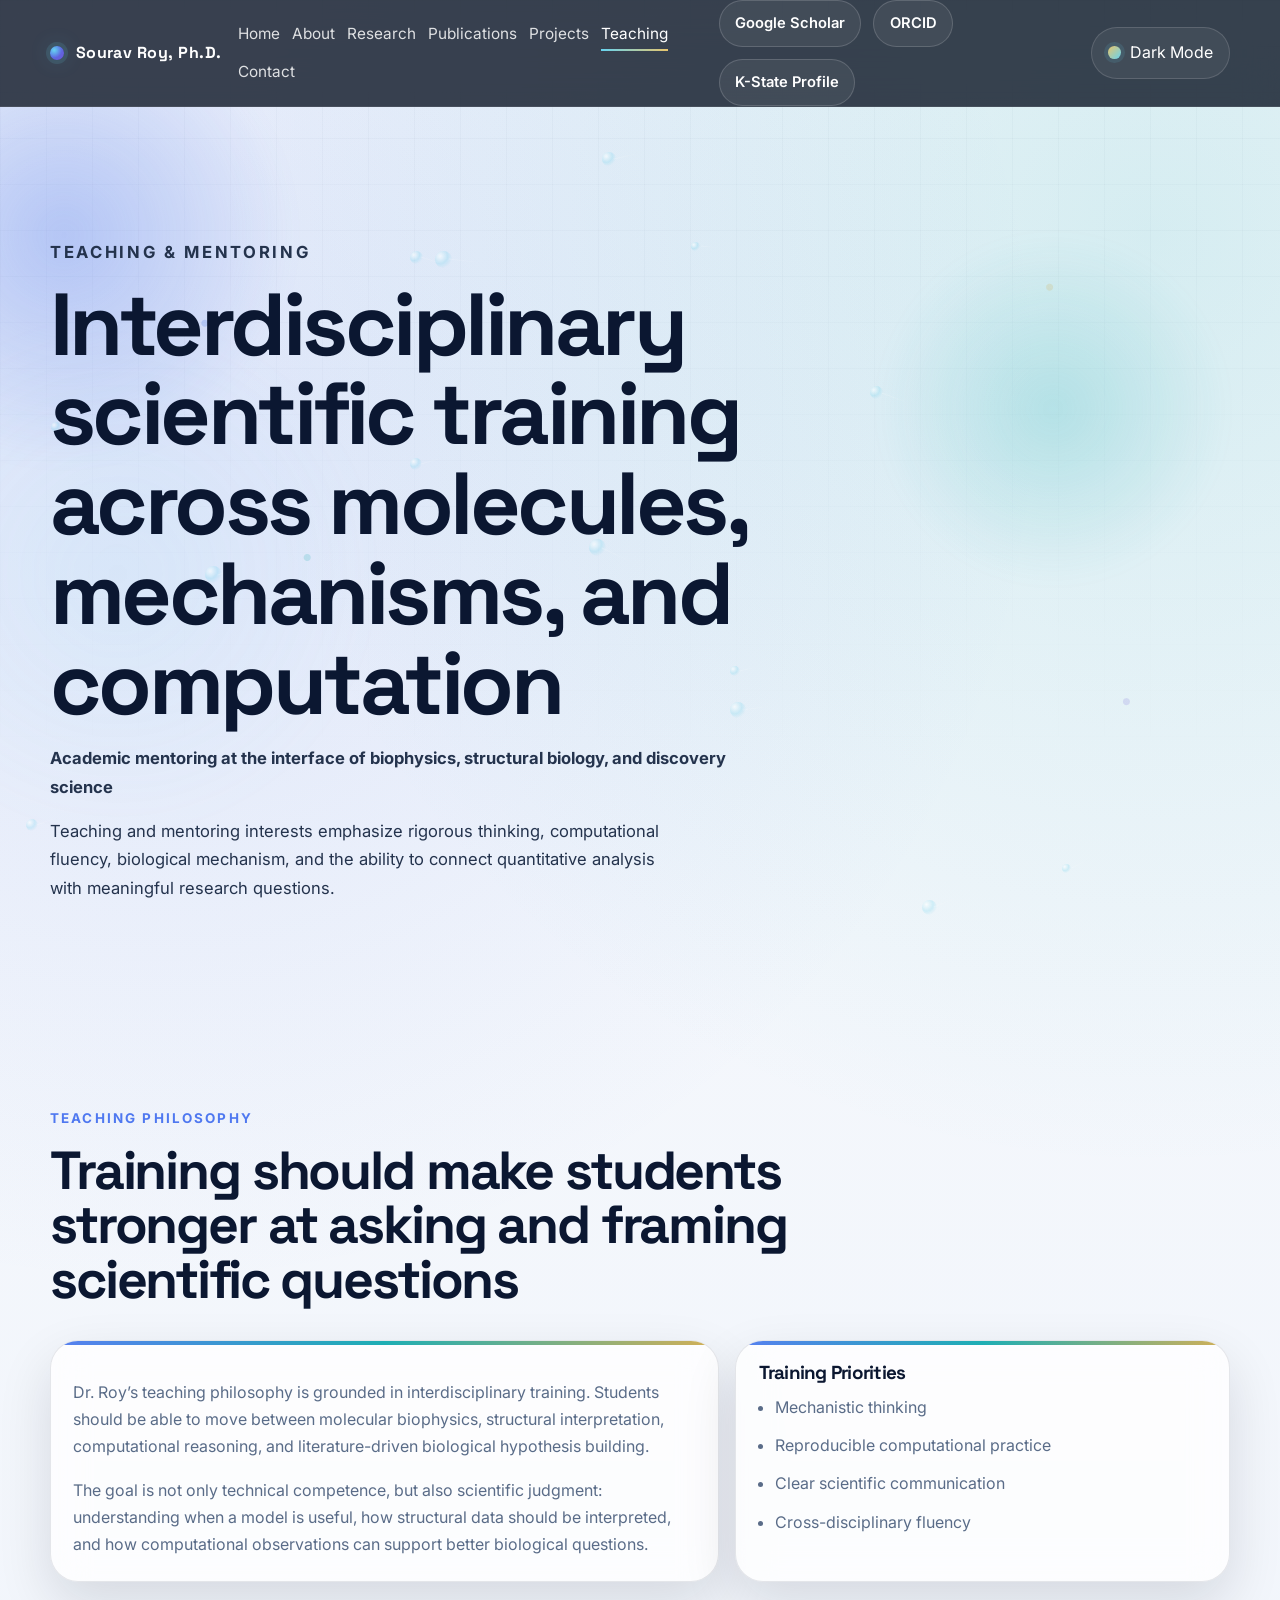
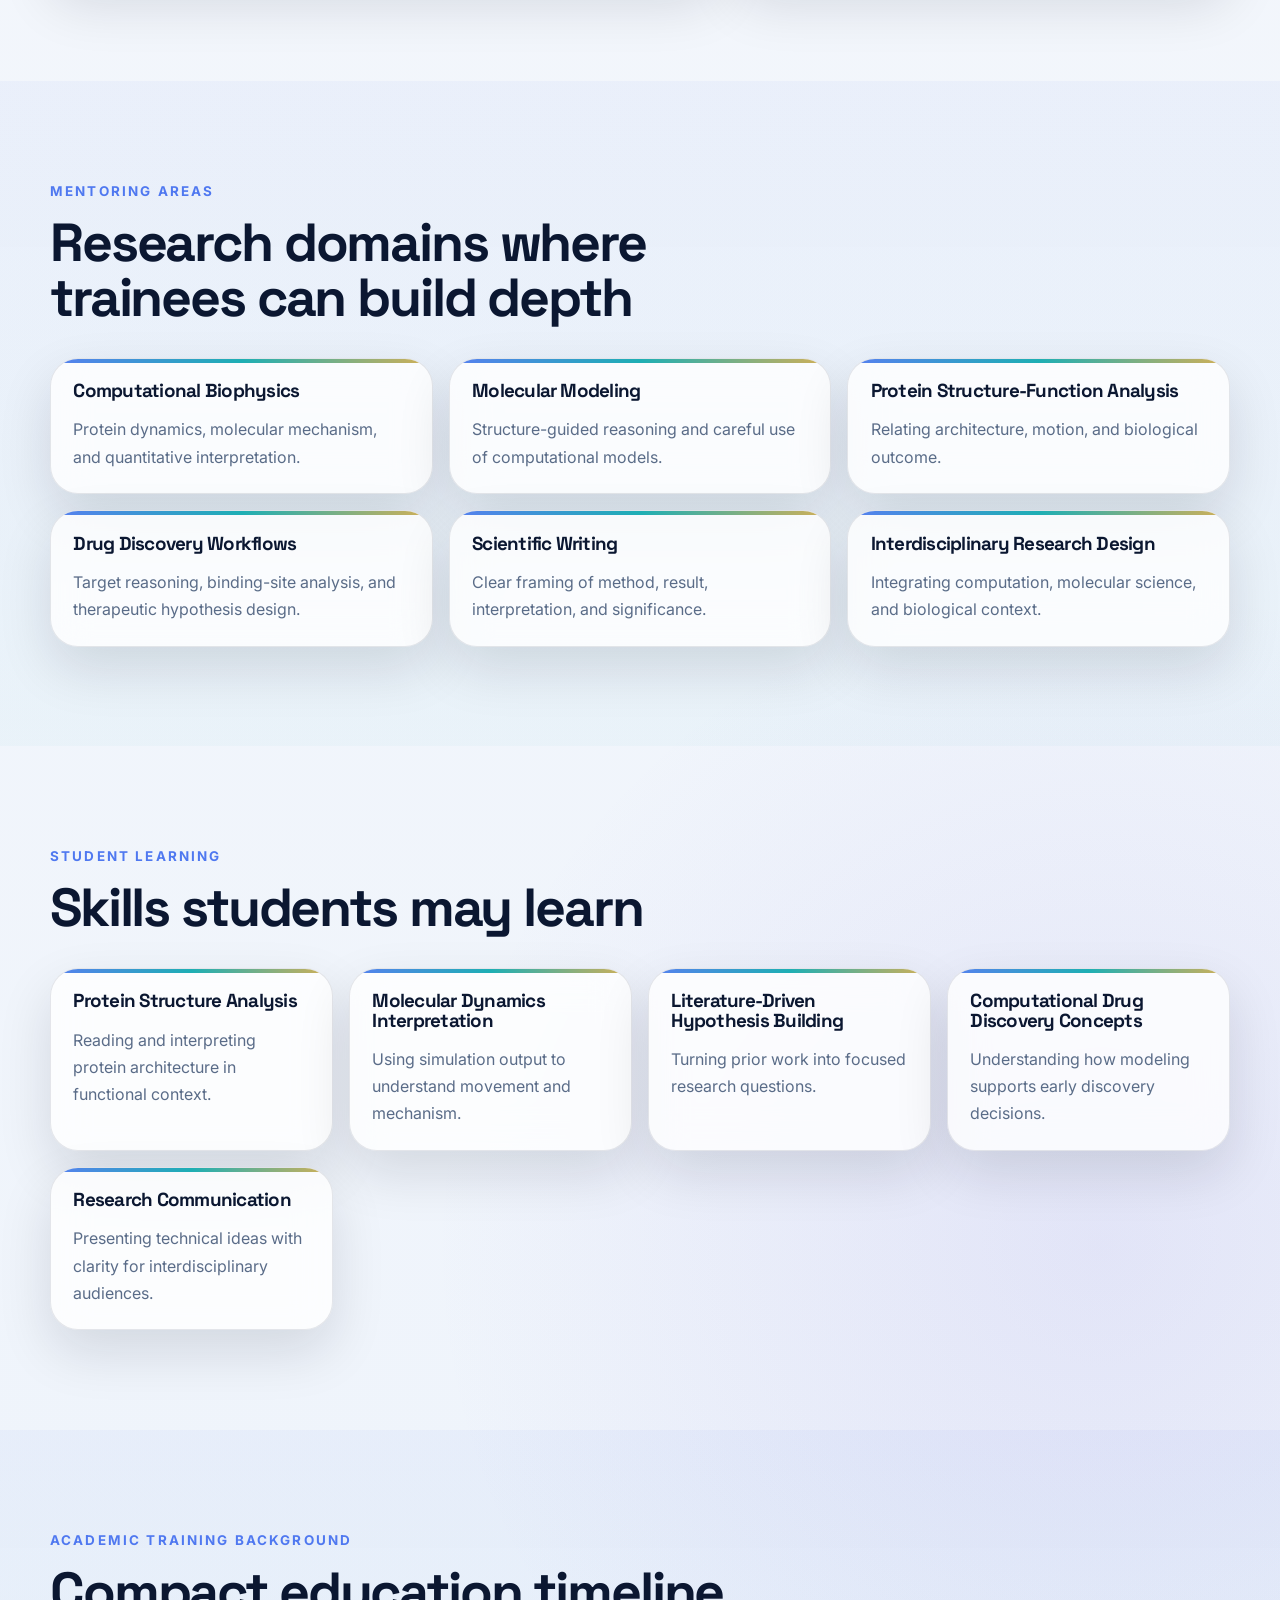
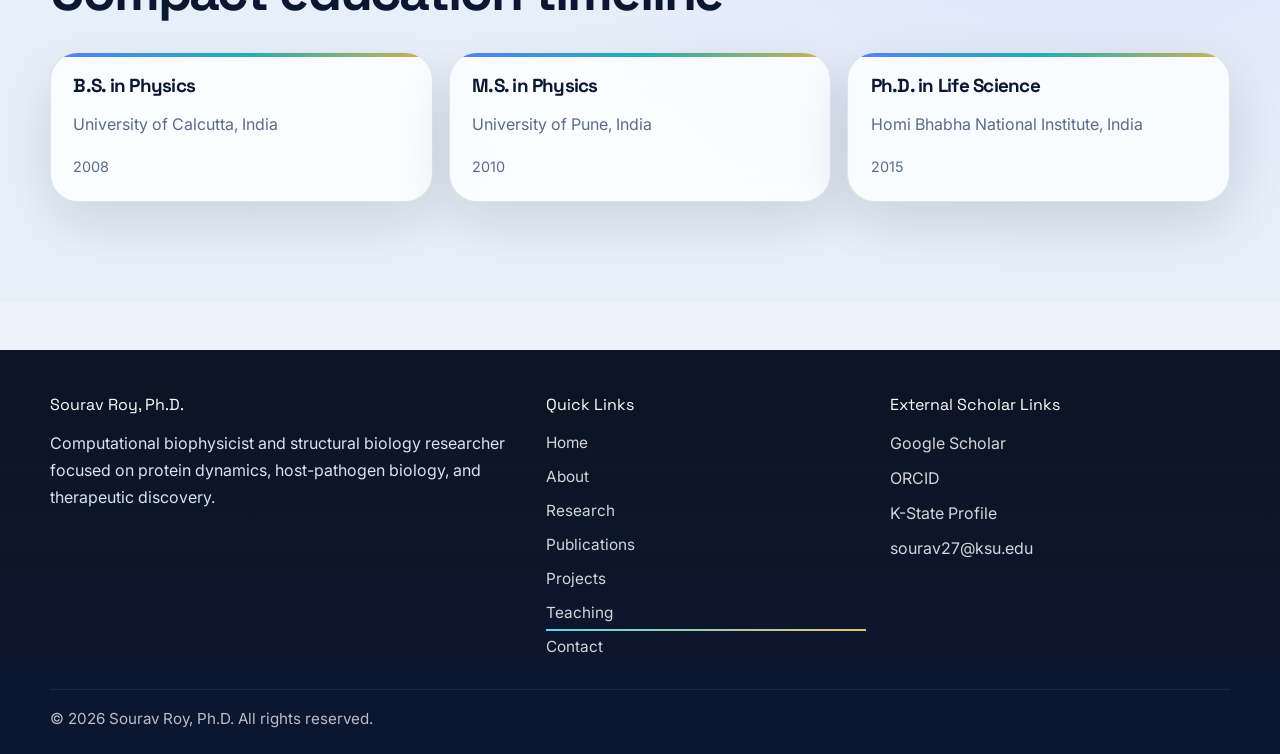
<file: teaching.html>
<!DOCTYPE html>
<html lang="en">
<head>
  <meta charset="UTF-8">
  <meta name="viewport" content="width=device-width, initial-scale=1.0">
  <title>Teaching &amp; Mentoring | Sourav Roy, Ph.D.</title>
  <meta name="description" content="Teaching and mentoring interests of Sourav Roy, Ph.D., centered on interdisciplinary training in biophysics, structural biology, computational biology, and drug discovery.">
  <meta name="keywords" content="Sourav Roy teaching, mentoring, computational biophysics training, structural biology mentoring, drug discovery education">
  <meta name="author" content="Sourav Roy, Ph.D.">
  <link rel="canonical" href="https://example.com/dr-sourav-roy-website/teaching.html">
  <meta property="og:type" content="website">
  <meta property="og:title" content="Teaching &amp; Mentoring | Sourav Roy, Ph.D.">
  <meta property="og:description" content="Interdisciplinary academic training interests in computational biology, molecular biophysics, structural biology, and therapeutic discovery.">
  <meta property="og:url" content="https://example.com/dr-sourav-roy-website/teaching.html">
  <meta property="og:image" content="https://example.com/dr-sourav-roy-website/assets/og-image.jpg">
  <meta property="og:site_name" content="Sourav Roy, Ph.D.">
  <meta name="twitter:card" content="summary_large_image">
  <meta name="twitter:title" content="Teaching &amp; Mentoring | Sourav Roy, Ph.D.">
  <meta name="twitter:description" content="Teaching philosophy and mentoring areas of Sourav Roy, Ph.D.">
  <meta name="twitter:image" content="https://example.com/dr-sourav-roy-website/assets/og-image.jpg">
  <link rel="icon" href="assets/favicon.png" type="image/png">
  <link rel="preconnect" href="https://fonts.googleapis.com">
  <link rel="preconnect" href="https://fonts.gstatic.com" crossorigin>
  <link href="https://fonts.googleapis.com/css2?family=Inter:wght@400;500;600;700;800&family=Space+Grotesk:wght@500;700&display=swap" rel="stylesheet">
  <link rel="stylesheet" href="styles.css">
  <script type="application/ld+json">
    {
      "@context": "https://schema.org",
      "@type": "Person",
      "name": "Sourav Roy, Ph.D.",
      "url": "https://example.com/dr-sourav-roy-website/teaching.html",
      "jobTitle": "Research Assistant Professor",
      "affiliation": {
        "@type": "Organization",
        "name": "Department of Biochemistry and Molecular Biophysics, Kansas State University"
      },
      "sameAs": [
        "https://scholar.google.com/citations?user=tMbOiqcAAAAJ&hl=en",
        "https://orcid.org/0000-0001-5354-3824",
        "https://www.k-state.edu/bmb/about/directory/roy/"
      ]
    }
  </script>
  <script src="script.js" defer></script>
</head>
<body data-page="teaching.html">
  <a class="skip-link" href="#main-content">Skip to main content</a>

  <header class="site-header">
    <div class="header-shell">
      <a class="brand" href="index.html">Sourav Roy, Ph.D.</a>

      <div class="site-menu" id="site-menu" data-site-menu>
        <nav class="primary-nav" aria-label="Primary">
          <a href="index.html" data-page-link>Home</a>
          <a href="about.html" data-page-link>About</a>
          <a href="research.html" data-page-link>Research</a>
          <a href="publications.html" data-page-link>Publications</a>
          <a href="projects.html" data-page-link>Projects</a>
          <a href="teaching.html" data-page-link>Teaching</a>
          <a href="contact.html" data-page-link>Contact</a>
        </nav>

        <div class="external-links" aria-label="External academic profiles">
          <a class="button button-ghost button-small" href="https://scholar.google.com/citations?user=tMbOiqcAAAAJ&amp;hl=en" target="_blank" rel="noopener noreferrer">Google Scholar</a>
          <a class="button button-ghost button-small" href="https://orcid.org/0000-0001-5354-3824" target="_blank" rel="me noopener noreferrer">ORCID</a>
          <a class="button button-ghost button-small" href="https://www.k-state.edu/bmb/about/directory/roy/" target="_blank" rel="noopener noreferrer">K-State Profile</a>
        </div>
      </div>

      <div class="header-controls">
        <button class="theme-toggle" type="button" data-theme-toggle aria-label="Switch color theme">
          <span class="theme-toggle-dot" aria-hidden="true"></span>
          <span data-theme-label>Dark Mode</span>
        </button>
        <button class="nav-toggle" type="button" data-nav-toggle aria-controls="site-menu" aria-expanded="false">Menu</button>
      </div>
    </div>
  </header>

  <main id="main-content">
    <section class="page-hero">
      <div class="hero-visuals" aria-hidden="true">
        <span class="hero-orb orb-a"></span>
        <span class="hero-orb orb-b"></span>
        <span class="hero-gridline"></span>
        <div class="particle-field" data-particles="14"></div>
      </div>

      <div class="container">
        <div class="hero-copy">
          <p class="kicker">Teaching &amp; Mentoring</p>
          <h1>Interdisciplinary scientific training across molecules, mechanisms, and computation</h1>
          <p class="hero-subtitle">Academic mentoring at the interface of biophysics, structural biology, and discovery science</p>
          <p>
            Teaching and mentoring interests emphasize rigorous thinking, computational fluency, biological mechanism,
            and the ability to connect quantitative analysis with meaningful research questions.
          </p>
        </div>
      </div>
    </section>

    <section class="section">
      <div class="container">
        <div class="section-header">
          <p class="kicker">Teaching Philosophy</p>
          <h2 class="section-title">Training should make students stronger at asking and framing scientific questions</h2>
        </div>

        <div class="surface-split">
          <article class="card">
            <p>
              Dr. Roy’s teaching philosophy is grounded in interdisciplinary training. Students should be able to move
              between molecular biophysics, structural interpretation, computational reasoning, and literature-driven
              biological hypothesis building.
            </p>
            <p>
              The goal is not only technical competence, but also scientific judgment: understanding when a model is
              useful, how structural data should be interpreted, and how computational observations can support better
              biological questions.
            </p>
          </article>

          <aside class="card">
            <h3 class="card-title">Training Priorities</h3>
            <ul class="highlight-list">
              <li>Mechanistic thinking</li>
              <li>Reproducible computational practice</li>
              <li>Clear scientific communication</li>
              <li>Cross-disciplinary fluency</li>
            </ul>
          </aside>
        </div>
      </div>
    </section>

    <section class="section section-alt">
      <div class="container">
        <div class="section-header">
          <p class="kicker">Mentoring Areas</p>
          <h2 class="section-title">Research domains where trainees can build depth</h2>
        </div>

        <div class="mentor-grid">
          <article class="card"><h3 class="card-title">Computational Biophysics</h3><p>Protein dynamics, molecular mechanism, and quantitative interpretation.</p></article>
          <article class="card"><h3 class="card-title">Molecular Modeling</h3><p>Structure-guided reasoning and careful use of computational models.</p></article>
          <article class="card"><h3 class="card-title">Protein Structure-Function Analysis</h3><p>Relating architecture, motion, and biological outcome.</p></article>
          <article class="card"><h3 class="card-title">Drug Discovery Workflows</h3><p>Target reasoning, binding-site analysis, and therapeutic hypothesis design.</p></article>
          <article class="card"><h3 class="card-title">Scientific Writing</h3><p>Clear framing of method, result, interpretation, and significance.</p></article>
          <article class="card"><h3 class="card-title">Interdisciplinary Research Design</h3><p>Integrating computation, molecular science, and biological context.</p></article>
        </div>
      </div>
    </section>

    <section class="section">
      <div class="container">
        <div class="section-header">
          <p class="kicker">Student Learning</p>
          <h2 class="section-title">Skills students may learn</h2>
        </div>

        <div class="skills-grid">
          <article class="card"><h3 class="card-title">Protein Structure Analysis</h3><p>Reading and interpreting protein architecture in functional context.</p></article>
          <article class="card"><h3 class="card-title">Molecular Dynamics Interpretation</h3><p>Using simulation output to understand movement and mechanism.</p></article>
          <article class="card"><h3 class="card-title">Literature-Driven Hypothesis Building</h3><p>Turning prior work into focused research questions.</p></article>
          <article class="card"><h3 class="card-title">Computational Drug Discovery Concepts</h3><p>Understanding how modeling supports early discovery decisions.</p></article>
          <article class="card"><h3 class="card-title">Research Communication</h3><p>Presenting technical ideas with clarity for interdisciplinary audiences.</p></article>
        </div>
      </div>
    </section>

    <section class="section section-emphasis">
      <div class="container">
        <div class="section-header">
          <p class="kicker">Academic Training Background</p>
          <h2 class="section-title">Compact education timeline</h2>
        </div>

        <div class="compact-education">
          <article class="card">
            <h3 class="card-title">B.S. in Physics</h3>
            <p>University of Calcutta, India</p>
            <p class="muted-note tiny-text">2008</p>
          </article>
          <article class="card">
            <h3 class="card-title">M.S. in Physics</h3>
            <p>University of Pune, India</p>
            <p class="muted-note tiny-text">2010</p>
          </article>
          <article class="card">
            <h3 class="card-title">Ph.D. in Life Science</h3>
            <p>Homi Bhabha National Institute, India</p>
            <p class="muted-note tiny-text">2015</p>
          </article>
        </div>
      </div>
    </section>
  </main>

  <button class="back-to-top" type="button" data-back-to-top aria-label="Back to top">↑</button>

  <footer class="site-footer">
    <div class="container">
      <div class="footer-grid">
        <div>
          <p class="footer-title">Sourav Roy, Ph.D.</p>
          <p>Computational biophysicist and structural biology researcher focused on protein dynamics, host-pathogen biology, and therapeutic discovery.</p>
        </div>

        <div>
          <p class="footer-heading">Quick Links</p>
          <div class="footer-quicklinks">
            <a href="index.html" data-page-link>Home</a>
            <a href="about.html" data-page-link>About</a>
            <a href="research.html" data-page-link>Research</a>
            <a href="publications.html" data-page-link>Publications</a>
            <a href="projects.html" data-page-link>Projects</a>
            <a href="teaching.html" data-page-link>Teaching</a>
            <a href="contact.html" data-page-link>Contact</a>
          </div>
        </div>

        <div>
          <p class="footer-heading">External Scholar Links</p>
          <div class="footer-external">
            <a href="https://scholar.google.com/citations?user=tMbOiqcAAAAJ&amp;hl=en" target="_blank" rel="noopener noreferrer">Google Scholar</a>
            <a href="https://orcid.org/0000-0001-5354-3824" target="_blank" rel="me noopener noreferrer">ORCID</a>
            <a href="https://www.k-state.edu/bmb/about/directory/roy/" target="_blank" rel="noopener noreferrer">K-State Profile</a>
            <a class="footer-email" href="mailto:sourav27@ksu.edu">sourav27@ksu.edu</a>
          </div>
        </div>
      </div>

      <div class="footer-bottom">© 2026 Sourav Roy, Ph.D. All rights reserved.</div>
    </div>
  </footer>
</body>
</html>
</file>
<file: styles.css>
:root {
  --navy-980: #07101f;
  --navy-950: #0b1731;
  --navy-900: #122549;
  --navy-820: #1d3563;
  --royal-600: #2d5ee7;
  --royal-500: #4f78f0;
  --violet-500: #6b58d6;
  --teal-500: #12aab0;
  --cyan-400: #67d3ef;
  --gold-400: #d2ab4c;
  --gold-300: #e7c56d;
  --white: #ffffff;
  --gray-050: #f7f9fd;
  --gray-100: #eef3fb;
  --gray-200: #dde6f3;
  --gray-300: #c8d4e6;
  --gray-500: #6f809e;
  --gray-700: #34455f;
  --bg: #f6f8fc;
  --bg-alt: #edf3fb;
  --surface: rgba(255, 255, 255, 0.78);
  --surface-strong: rgba(255, 255, 255, 0.96);
  --surface-muted: rgba(245, 248, 253, 0.9);
  --line: rgba(11, 23, 49, 0.1);
  --line-strong: rgba(11, 23, 49, 0.16);
  --text-strong: #0b1731;
  --text-body: #24334d;
  --text-muted: #5a6c88;
  --text-soft: #7b8ca8;
  --selection: rgba(45, 94, 231, 0.18);
  --selection-text: #0b1731;
  --header-bg: rgba(7, 16, 31, 0.78);
  --footer-bg: #07101f;
  --footer-text: #d5e2f8;
  --button-secondary-bg: rgba(255, 255, 255, 0.9);
  --button-secondary-text: #0b1731;
  --shadow-soft: 0 18px 44px rgba(7, 16, 31, 0.08);
  --shadow-card: 0 22px 54px rgba(7, 16, 31, 0.12);
  --shadow-strong: 0 26px 70px rgba(7, 16, 31, 0.18);
  --radius-sm: 14px;
  --radius-md: 20px;
  --radius-lg: 28px;
  --radius-xl: 38px;
  --container: min(1180px, calc(100vw - 2rem));
  --font-heading: "Space Grotesk", "Inter", "Segoe UI", Arial, sans-serif;
  --font-body: "Inter", "Segoe UI", Arial, sans-serif;
}

html[data-theme="dark"] {
  --bg: #08101f;
  --bg-alt: #0f1b34;
  --surface: rgba(16, 28, 52, 0.76);
  --surface-strong: rgba(13, 24, 46, 0.96);
  --surface-muted: rgba(16, 28, 52, 0.94);
  --line: rgba(215, 229, 255, 0.08);
  --line-strong: rgba(215, 229, 255, 0.14);
  --text-strong: #f2f6ff;
  --text-body: #d7e1f3;
  --text-muted: #b0c0dd;
  --text-soft: #90a2c1;
  --selection: rgba(103, 211, 239, 0.2);
  --selection-text: #f2f6ff;
  --header-bg: rgba(5, 10, 21, 0.84);
  --footer-bg: #050a15;
  --footer-text: #d9e5ff;
  --button-secondary-bg: rgba(255, 255, 255, 0.06);
  --button-secondary-text: #f2f6ff;
  --shadow-soft: 0 18px 44px rgba(0, 0, 0, 0.24);
  --shadow-card: 0 22px 54px rgba(0, 0, 0, 0.3);
  --shadow-strong: 0 28px 72px rgba(0, 0, 0, 0.38);
}

*,
*::before,
*::after {
  box-sizing: border-box;
}

html {
  scroll-behavior: smooth;
  scroll-padding-top: 6rem;
}

body {
  margin: 0;
  min-height: 100vh;
  font-family: var(--font-body);
  color: var(--text-body);
  background:
    radial-gradient(circle at 12% 10%, rgba(45, 94, 231, 0.12), transparent 24%),
    radial-gradient(circle at 90% 6%, rgba(18, 170, 176, 0.14), transparent 24%),
    radial-gradient(circle at 86% 72%, rgba(107, 88, 214, 0.1), transparent 22%),
    linear-gradient(180deg, var(--bg) 0%, var(--bg-alt) 100%);
  line-height: 1.7;
  overflow-x: hidden;
  position: relative;
}

body::before {
  content: "";
  position: fixed;
  inset: 0;
  background-image:
    linear-gradient(rgba(18, 37, 73, 0.04) 1px, transparent 1px),
    linear-gradient(90deg, rgba(18, 37, 73, 0.04) 1px, transparent 1px);
  background-size: 46px 46px;
  -webkit-mask-image: linear-gradient(180deg, rgba(0, 0, 0, 0.7), transparent 88%);
  mask-image: linear-gradient(180deg, rgba(0, 0, 0, 0.7), transparent 88%);
  pointer-events: none;
  z-index: -3;
}

body::after {
  content: "";
  position: fixed;
  inset: auto auto 6% -12%;
  width: 34rem;
  height: 34rem;
  border-radius: 50%;
  background: radial-gradient(circle, rgba(103, 211, 239, 0.08), transparent 68%);
  filter: blur(16px);
  pointer-events: none;
  z-index: -4;
}

::selection {
  background: var(--selection);
  color: var(--selection-text);
}

a {
  color: inherit;
  text-decoration: none;
}

img {
  display: block;
  max-width: 100%;
}

button,
input,
textarea {
  font: inherit;
}

:focus-visible {
  outline: 3px solid rgba(103, 211, 239, 0.5);
  outline-offset: 3px;
}

.container {
  width: var(--container);
  margin-inline: auto;
}

.skip-link {
  position: absolute;
  top: -4rem;
  left: 1rem;
  padding: 0.8rem 1rem;
  border-radius: 999px;
  background: var(--navy-980);
  color: var(--white);
  z-index: 80;
}

.skip-link:focus {
  top: 1rem;
}

.visually-hidden {
  position: absolute;
  width: 1px;
  height: 1px;
  padding: 0;
  margin: -1px;
  overflow: hidden;
  clip: rect(0, 0, 0, 0);
  white-space: nowrap;
  border: 0;
}

.site-header {
  position: sticky;
  top: 0;
  z-index: 60;
  backdrop-filter: blur(20px);
  background: var(--header-bg);
  border-bottom: 1px solid rgba(255, 255, 255, 0.08);
}

.header-shell {
  width: var(--container);
  min-height: 5rem;
  margin-inline: auto;
  display: grid;
  grid-template-columns: auto 1fr auto;
  gap: 1rem;
  align-items: center;
}

.brand {
  display: inline-flex;
  align-items: center;
  gap: 0.7rem;
  font-family: var(--font-heading);
  font-size: 1rem;
  font-weight: 700;
  letter-spacing: 0.03em;
  color: var(--white);
  white-space: nowrap;
}

.header-shell > *,
.site-menu > *,
.hero-grid > *,
.narrative-layout > *,
.surface-split > *,
.contact-form-shell > *,
.publication-top > :first-child {
  min-width: 0;
}

.brand::before {
  content: "";
  width: 0.9rem;
  height: 0.9rem;
  border-radius: 50%;
  background:
    radial-gradient(circle at 30% 30%, var(--cyan-400), transparent 55%),
    linear-gradient(135deg, var(--royal-500), var(--violet-500));
  box-shadow:
    0 0 0 4px rgba(103, 211, 239, 0.12),
    0 0 22px rgba(103, 211, 239, 0.24);
}

.site-menu {
  display: flex;
  align-items: center;
  justify-content: space-between;
  gap: 1rem;
}

.primary-nav,
.external-links,
.hero-actions,
.badge-row,
.tag-list,
.filter-bar,
.footer-external,
.footer-quicklinks,
.link-card-actions,
.contact-actions {
  display: flex;
  flex-wrap: wrap;
  gap: 0.75rem;
}

.primary-nav {
  align-items: center;
}

.primary-nav a,
.footer-quicklinks a {
  position: relative;
  color: rgba(255, 255, 255, 0.84);
  font-size: 0.96rem;
  transition: color 0.2s ease;
}

.primary-nav a::after,
.footer-quicklinks a::after {
  content: "";
  position: absolute;
  left: 0;
  bottom: -0.28rem;
  width: 100%;
  height: 2px;
  transform: scaleX(0);
  transform-origin: left;
  background: linear-gradient(90deg, var(--cyan-400), var(--gold-300));
  transition: transform 0.22s ease;
}

.primary-nav a:hover,
.primary-nav a:focus-visible,
.primary-nav a.is-active,
.primary-nav a[aria-current="page"] {
  color: var(--white);
}

.primary-nav a:hover::after,
.primary-nav a:focus-visible::after,
.primary-nav a.is-active::after,
.primary-nav a[aria-current="page"]::after,
.footer-quicklinks a:hover::after,
.footer-quicklinks a:focus-visible::after,
.footer-quicklinks a.is-active::after,
.footer-quicklinks a[aria-current="page"]::after {
  transform: scaleX(1);
}

.header-controls {
  display: flex;
  align-items: center;
  gap: 0.75rem;
}

.theme-toggle,
.nav-toggle {
  display: inline-flex;
  align-items: center;
  justify-content: center;
  gap: 0.55rem;
  min-height: 2.8rem;
  padding: 0.72rem 1rem;
  border-radius: 999px;
  border: 1px solid rgba(255, 255, 255, 0.14);
  background: rgba(255, 255, 255, 0.06);
  color: var(--white);
  cursor: pointer;
  transition:
    transform 0.2s ease,
    background-color 0.2s ease,
    border-color 0.2s ease,
    box-shadow 0.2s ease;
}

.theme-toggle:hover,
.theme-toggle:focus-visible,
.nav-toggle:hover,
.nav-toggle:focus-visible {
  transform: translateY(-1px);
  background: rgba(255, 255, 255, 0.1);
  box-shadow: 0 10px 24px rgba(0, 0, 0, 0.14);
}

.theme-toggle-dot {
  width: 0.8rem;
  height: 0.8rem;
  border-radius: 50%;
  background: linear-gradient(135deg, var(--gold-300), var(--cyan-400));
  box-shadow: 0 0 0 4px rgba(103, 211, 239, 0.12);
}

.nav-toggle {
  display: none;
}

.button,
.filter-button {
  display: inline-flex;
  align-items: center;
  justify-content: center;
  gap: 0.45rem;
  min-height: 2.9rem;
  padding: 0.8rem 1.15rem;
  border-radius: 999px;
  border: 1px solid transparent;
  font-weight: 600;
  cursor: pointer;
  transition:
    transform 0.2s ease,
    box-shadow 0.2s ease,
    border-color 0.2s ease,
    background-color 0.2s ease,
    color 0.2s ease;
}

.button:hover,
.button:focus-visible,
.filter-button:hover,
.filter-button:focus-visible {
  transform: translateY(-2px);
}

.button-small {
  min-height: 2.5rem;
  padding: 0.62rem 0.95rem;
  font-size: 0.92rem;
}

.button-primary {
  background: linear-gradient(135deg, var(--royal-600), var(--violet-500));
  color: var(--white);
  box-shadow: 0 16px 30px rgba(45, 94, 231, 0.24);
}

.button-secondary {
  background: var(--button-secondary-bg);
  color: var(--button-secondary-text);
  border-color: var(--line);
  box-shadow: var(--shadow-soft);
}

.button-ghost {
  background: rgba(255, 255, 255, 0.06);
  border-color: rgba(255, 255, 255, 0.16);
  color: var(--white);
}

.button-muted {
  background: transparent;
  border-color: var(--line-strong);
  color: var(--text-muted);
}

.button-block {
  width: 100%;
}

.page-hero {
  position: relative;
  padding: clamp(4.6rem, 9vw, 7.2rem) 0 clamp(3.6rem, 8vw, 5.6rem);
  overflow: clip;
}

.hero-visuals {
  position: absolute;
  inset: 0;
  pointer-events: none;
}

.hero-orb,
.hero-ribbon,
.hero-gridline,
.particle-field {
  position: absolute;
}

.hero-orb {
  border-radius: 50%;
  filter: blur(10px);
}

.hero-orb.orb-a {
  width: 30rem;
  height: 30rem;
  left: -11rem;
  top: -7rem;
  background: radial-gradient(circle, rgba(45, 94, 231, 0.26), transparent 68%);
  animation: float-drift 16s ease-in-out infinite;
}

.hero-orb.orb-b {
  width: 22rem;
  height: 22rem;
  right: 4%;
  top: 14%;
  background: radial-gradient(circle, rgba(18, 170, 176, 0.2), transparent 70%);
  animation: float-drift 14s ease-in-out infinite reverse;
}

.hero-orb.orb-c {
  width: 20rem;
  height: 20rem;
  right: -6rem;
  bottom: -7rem;
  background: radial-gradient(circle, rgba(107, 88, 214, 0.14), transparent 70%);
  animation: float-drift 18s ease-in-out infinite;
}

.hero-ribbon {
  border: 2px solid rgba(255, 255, 255, 0.24);
  border-radius: 999px;
  opacity: 0.55;
}

.hero-ribbon.ribbon-a {
  width: 28rem;
  height: 10rem;
  right: -2rem;
  top: 18%;
  border-color: rgba(210, 171, 76, 0.2);
  transform: rotate(18deg);
}

.hero-ribbon.ribbon-b {
  width: 24rem;
  height: 10rem;
  left: 46%;
  top: 38%;
  border-color: rgba(103, 211, 239, 0.18);
  transform: rotate(-18deg);
}

.hero-gridline {
  inset: 0;
  background:
    radial-gradient(circle at 16% 24%, rgba(45, 94, 231, 0.18) 0 3px, transparent 4px),
    radial-gradient(circle at 24% 50%, rgba(18, 170, 176, 0.18) 0 3px, transparent 4px),
    radial-gradient(circle at 82% 20%, rgba(210, 171, 76, 0.2) 0 3px, transparent 4px),
    radial-gradient(circle at 88% 66%, rgba(107, 88, 214, 0.16) 0 3px, transparent 4px);
}

.particle-field {
  inset: 0;
  overflow: hidden;
}

.particle {
  position: absolute;
  left: var(--x);
  top: var(--y);
  width: var(--size);
  height: var(--size);
  border-radius: 50%;
  background: radial-gradient(circle at 30% 30%, rgba(255, 255, 255, 0.85), rgba(103, 211, 239, 0.32) 44%, transparent 74%);
  opacity: 0.7;
  animation: particle-float var(--duration) ease-in-out infinite;
  animation-delay: var(--delay);
}

.particle::after {
  content: "";
  position: absolute;
  left: 50%;
  top: 50%;
  width: calc(var(--size) * 2.1);
  height: 1px;
  transform: translate(0.3rem, -50%) rotate(var(--tilt));
  transform-origin: left center;
  background: linear-gradient(90deg, rgba(255, 255, 255, 0.28), transparent);
}

.hero-grid {
  display: grid;
  grid-template-columns: minmax(0, 1.15fr) minmax(300px, 0.85fr);
  gap: 2rem;
  align-items: center;
}

.hero-copy,
.hero-card,
.card,
.workflow-step {
  animation: rise 0.9s ease both;
}

.hero-copy {
  position: relative;
  z-index: 1;
}

.kicker {
  margin: 0 0 0.85rem;
  color: var(--royal-500);
  font-size: 0.84rem;
  font-weight: 700;
  letter-spacing: 0.16em;
  text-transform: uppercase;
}

.page-hero h1,
.section-title,
.card-title,
.hero-card-title {
  margin: 0;
  font-family: var(--font-heading);
  color: var(--text-strong);
  letter-spacing: -0.04em;
  line-height: 1.02;
}

.page-hero h1 {
  font-size: clamp(3rem, 8vw, 5.5rem);
  max-width: 14ch;
}

.page-hero p {
  margin-top: 1rem;
  max-width: 62ch;
  color: var(--text-body);
  font-size: 1.04rem;
}

.hero-subtitle {
  margin: 1rem 0 0.2rem;
  color: var(--text-strong);
  font-size: clamp(1.12rem, 2.4vw, 1.4rem);
  font-weight: 700;
}

.badge {
  padding: 0.55rem 0.8rem;
  border-radius: 999px;
  background: rgba(255, 255, 255, 0.7);
  border: 1px solid rgba(45, 94, 231, 0.1);
  color: var(--text-strong);
  font-size: 0.9rem;
  font-weight: 600;
  box-shadow: var(--shadow-soft);
}

html[data-theme="dark"] .badge {
  background: rgba(255, 255, 255, 0.05);
  border-color: rgba(215, 229, 255, 0.08);
}

.hero-card,
.card {
  position: relative;
  padding: 1.4rem;
  border-radius: var(--radius-lg);
  border: 1px solid var(--line);
  background: var(--surface);
  box-shadow: var(--shadow-card);
  backdrop-filter: blur(18px);
  overflow: hidden;
}

.hero-card::before,
.card::before,
.workflow-step::before {
  content: "";
  position: absolute;
  inset: 0 auto auto 0;
  width: 100%;
  height: 4px;
  background: linear-gradient(90deg, var(--royal-500), var(--teal-500), var(--gold-400));
  opacity: 0.95;
}

.portrait-frame {
  border-radius: calc(var(--radius-lg) - 6px);
  overflow: hidden;
  aspect-ratio: 4 / 5;
  background: linear-gradient(180deg, var(--gray-200), var(--gray-300));
}

.portrait-frame img {
  width: 100%;
  height: 100%;
  object-fit: cover;
  object-position: center 18%;
}

.hero-card-content {
  padding: 1.2rem 0.2rem 0.1rem;
}

.hero-card-title {
  font-size: clamp(1.6rem, 3vw, 2.15rem);
  margin-bottom: 0.7rem;
}

.hero-card-meta {
  display: grid;
  gap: 0.9rem;
  margin-top: 1.25rem;
}

.meta-row {
  display: grid;
  gap: 0.2rem;
}

.meta-label {
  color: var(--text-soft);
  font-size: 0.78rem;
  font-weight: 700;
  letter-spacing: 0.12em;
  text-transform: uppercase;
}

.meta-row strong,
.meta-row span {
  color: var(--text-strong);
}

.section {
  position: relative;
  padding: clamp(4rem, 8vw, 6.2rem) 0;
}

.section-alt::before,
.section-emphasis::before {
  content: "";
  position: absolute;
  inset: 0;
  background: linear-gradient(180deg, rgba(45, 94, 231, 0.04), rgba(18, 170, 176, 0.03));
  z-index: -1;
}

.section-header {
  max-width: 48rem;
  margin-bottom: 2rem;
}

.section-title {
  font-size: clamp(2.15rem, 5vw, 3.35rem);
}

.section-intro {
  margin-top: 0.9rem;
  font-size: 1.03rem;
  color: var(--text-muted);
}

.grid-2,
.grid-3,
.grid-4,
.timeline-grid,
.contact-grid,
.publication-grid,
.projects-grid,
.identity-grid,
.snapshot-grid,
.feature-grid,
.links-grid,
.tools-grid,
.mentor-grid,
.skills-grid {
  display: grid;
  gap: 1rem;
}

.grid-2,
.timeline-grid,
.contact-grid {
  grid-template-columns: repeat(2, minmax(0, 1fr));
}

.grid-3,
.links-grid,
.mentor-grid {
  grid-template-columns: repeat(3, minmax(0, 1fr));
}

.grid-4,
.identity-grid,
.snapshot-grid,
.feature-grid,
.tools-grid,
.skills-grid {
  grid-template-columns: repeat(4, minmax(0, 1fr));
}

.publication-grid,
.projects-grid {
  grid-template-columns: repeat(2, minmax(0, 1fr));
}

.card-title {
  font-size: 1.18rem;
  margin-bottom: 0.7rem;
}

.card p,
.card li,
.workflow-step p,
.workflow-note,
.publication-meta,
.field-note,
.contact-value,
.timeline-date {
  color: var(--text-muted);
}

.card p:last-child {
  margin-bottom: 0;
}

.card,
.hero-card,
.contact-value,
.footer-email,
.meta-row span,
.meta-row strong {
  overflow-wrap: anywhere;
}

.card-number {
  display: inline-flex;
  align-items: center;
  justify-content: center;
  width: 2.15rem;
  height: 2.15rem;
  margin-bottom: 0.95rem;
  border-radius: 50%;
  background: linear-gradient(135deg, rgba(45, 94, 231, 0.12), rgba(18, 170, 176, 0.16));
  color: var(--text-strong);
  font-weight: 700;
  font-size: 0.9rem;
}

.narrative-layout {
  display: grid;
  grid-template-columns: minmax(0, 1.2fr) minmax(280px, 0.8fr);
  gap: 1rem;
}

.pull-quote {
  min-height: 100%;
  display: flex;
  flex-direction: column;
  justify-content: center;
}

.pull-quote strong {
  color: var(--text-strong);
  font-size: 1.4rem;
  line-height: 1.25;
}

.highlight-list,
.detail-list,
.compact-list {
  margin: 0;
  padding-left: 1rem;
}

.highlight-list li + li,
.compact-list li + li {
  margin-top: 0.7rem;
}

.detail-list {
  list-style: none;
  padding-left: 0;
  display: grid;
  gap: 0.9rem;
}

.detail-list li strong {
  display: block;
  margin-bottom: 0.2rem;
  color: var(--text-soft);
  font-size: 0.78rem;
  font-weight: 700;
  letter-spacing: 0.1em;
  text-transform: uppercase;
}

.timeline {
  position: relative;
  margin: 0;
  padding: 0 0 0 1.5rem;
  list-style: none;
  display: grid;
  gap: 1rem;
}

.timeline::before {
  content: "";
  position: absolute;
  inset: 0 auto 0 0.45rem;
  width: 2px;
  background: linear-gradient(180deg, var(--royal-500), rgba(103, 211, 239, 0.26));
}

.timeline-item {
  position: relative;
  padding-left: 1rem;
}

.timeline-item::before {
  content: "";
  position: absolute;
  left: -0.05rem;
  top: 0.3rem;
  width: 0.9rem;
  height: 0.9rem;
  border-radius: 50%;
  background: linear-gradient(135deg, var(--royal-500), var(--teal-500));
  box-shadow: 0 0 0 6px rgba(45, 94, 231, 0.1);
}

.timeline-item h3,
.link-card-title,
.contact-label,
.workflow-step-title {
  margin: 0;
  color: var(--text-strong);
}

.timeline-date {
  display: block;
  margin-top: 0.2rem;
  font-size: 0.94rem;
}

.identity-grid .card,
.mentor-grid .card,
.skills-grid .card,
.snapshot-grid .card,
.feature-grid .card,
.links-grid .card,
.projects-grid .card,
.publication-card,
.contact-card {
  min-height: 100%;
}

.publication-card {
  padding-top: 1.6rem;
}

.publication-card[hidden] {
  display: none !important;
}

.publication-top {
  display: flex;
  align-items: flex-start;
  justify-content: space-between;
  gap: 1rem;
  margin-bottom: 0.85rem;
}

.publication-journal {
  color: var(--text-soft);
  font-size: 0.9rem;
  font-weight: 600;
}

.publication-year {
  padding: 0.45rem 0.7rem;
  border-radius: 999px;
  background: rgba(45, 94, 231, 0.1);
  color: var(--text-strong);
  font-size: 0.84rem;
  font-weight: 700;
  white-space: nowrap;
}

.tag {
  display: inline-flex;
  align-items: center;
  min-height: 2rem;
  padding: 0.4rem 0.68rem;
  border-radius: 999px;
  background: rgba(45, 94, 231, 0.08);
  border: 1px solid rgba(45, 94, 231, 0.08);
  color: var(--text-strong);
  font-size: 0.84rem;
  font-weight: 600;
}

html[data-theme="dark"] .tag {
  background: rgba(103, 211, 239, 0.08);
  border-color: rgba(103, 211, 239, 0.08);
}

.filter-button {
  background: transparent;
  color: var(--text-muted);
  border-color: var(--line-strong);
}

.filter-button.is-active,
.filter-button[aria-pressed="true"] {
  background: linear-gradient(135deg, rgba(45, 94, 231, 0.14), rgba(18, 170, 176, 0.14));
  color: var(--text-strong);
  border-color: rgba(45, 94, 231, 0.16);
  box-shadow: var(--shadow-soft);
}

.workflow {
  display: flex;
  flex-wrap: wrap;
  gap: 1rem;
  align-items: stretch;
}

.workflow-step {
  position: relative;
  flex: 1 1 11rem;
  min-width: 11rem;
  padding: 1.2rem 1rem;
  border-radius: var(--radius-md);
  border: 1px solid var(--line);
  background: var(--surface-muted);
  box-shadow: var(--shadow-soft);
}

.workflow-step:not(:last-child)::after {
  content: "→";
  position: absolute;
  right: -0.8rem;
  top: 50%;
  transform: translateY(-50%);
  color: var(--text-soft);
  font-size: 1.25rem;
  font-weight: 700;
}

.workflow-step-title {
  font-size: 1rem;
  margin-bottom: 0.35rem;
}

.tools-grid .card,
.feature-grid .card,
.projects-grid .card {
  padding-top: 1.6rem;
}

.link-card-title {
  font-size: 1.15rem;
}

.link-card-actions {
  margin-top: 1rem;
}

.compact-education {
  display: grid;
  gap: 1rem;
  grid-template-columns: repeat(3, minmax(0, 1fr));
}

.compact-education .card {
  padding-top: 1.45rem;
}

.contact-card {
  display: grid;
  gap: 0.35rem;
}

.contact-label {
  font-size: 1.08rem;
}

.contact-value a {
  color: var(--royal-500);
  text-decoration: underline;
  text-underline-offset: 0.18rem;
}

.contact-form-shell {
  display: grid;
  grid-template-columns: minmax(0, 1.05fr) minmax(280px, 0.95fr);
  gap: 1rem;
}

.field-grid {
  display: grid;
  gap: 1rem;
  grid-template-columns: repeat(2, minmax(0, 1fr));
}

.field {
  display: grid;
  gap: 0.45rem;
}

.field-full {
  grid-column: 1 / -1;
}

.field label {
  color: var(--text-strong);
  font-size: 0.94rem;
  font-weight: 600;
}

.field input,
.field textarea {
  width: 100%;
  border: 1px solid var(--line);
  border-radius: 18px;
  padding: 0.9rem 1rem;
  background: var(--surface-muted);
  color: var(--text-strong);
  box-shadow: inset 0 1px 0 rgba(255, 255, 255, 0.04);
}

.field textarea {
  min-height: 11rem;
  resize: vertical;
}

.field-note {
  margin: 1rem 0 0;
}

.site-footer {
  position: relative;
  margin-top: 3rem;
  padding: 2.6rem 0 1.4rem;
  background: linear-gradient(180deg, rgba(7, 16, 31, 0.98), rgba(11, 23, 49, 1));
  color: var(--footer-text);
}

.footer-grid {
  display: grid;
  grid-template-columns: 1.25fr 0.85fr 0.9fr;
  gap: 1.5rem;
}

.footer-title,
.footer-heading {
  margin: 0 0 0.7rem;
  color: var(--white);
  font-family: var(--font-heading);
}

.footer-heading {
  font-size: 1rem;
}

.footer-grid p {
  margin-top: 0;
}

.footer-quicklinks,
.footer-external {
  display: grid;
  gap: 0.5rem;
}

.footer-quicklinks a,
.footer-external a,
.footer-email {
  color: rgba(255, 255, 255, 0.82);
}

.footer-bottom {
  margin-top: 1.8rem;
  padding-top: 1rem;
  border-top: 1px solid rgba(255, 255, 255, 0.08);
  color: rgba(255, 255, 255, 0.72);
  font-size: 0.95rem;
}

.back-to-top {
  position: fixed;
  right: 1.2rem;
  bottom: 1.2rem;
  z-index: 40;
  width: 3rem;
  height: 3rem;
  border-radius: 50%;
  border: 1px solid var(--line);
  background: var(--surface-strong);
  color: var(--text-strong);
  box-shadow: var(--shadow-card);
  cursor: pointer;
  opacity: 0;
  pointer-events: none;
  transform: translateY(12px);
  transition: opacity 0.2s ease, transform 0.2s ease;
}

.back-to-top.is-visible {
  opacity: 1;
  pointer-events: auto;
  transform: translateY(0);
}

.surface-split {
  display: grid;
  gap: 1rem;
  grid-template-columns: minmax(0, 1.15fr) minmax(260px, 0.85fr);
}

.page-intro-card {
  padding-top: 1.6rem;
}

.muted-note {
  color: var(--text-muted);
}

.tiny-text {
  font-size: 0.9rem;
}

.accent-text {
  color: var(--royal-500);
}

@keyframes rise {
  from {
    opacity: 0;
    transform: translateY(20px);
  }

  to {
    opacity: 1;
    transform: translateY(0);
  }
}

@keyframes float-drift {
  0%,
  100% {
    transform: translate3d(0, 0, 0) scale(1);
  }

  50% {
    transform: translate3d(0.8rem, -0.8rem, 0) scale(1.03);
  }
}

@keyframes particle-float {
  0%,
  100% {
    transform: translate3d(0, 0, 0);
  }

  50% {
    transform: translate3d(0.4rem, -0.9rem, 0);
  }
}

@media (max-width: 1120px) {
  .hero-grid,
  .narrative-layout,
  .surface-split,
  .contact-form-shell,
  .grid-2,
  .timeline-grid,
  .contact-grid {
    grid-template-columns: 1fr;
  }

  .grid-3,
  .links-grid,
  .identity-grid,
  .mentor-grid,
  .compact-education {
    grid-template-columns: repeat(2, minmax(0, 1fr));
  }

  .grid-4,
  .snapshot-grid,
  .feature-grid,
  .tools-grid,
  .skills-grid {
    grid-template-columns: repeat(2, minmax(0, 1fr));
  }

  .publication-grid,
  .projects-grid {
    grid-template-columns: 1fr;
  }

  .footer-grid {
    grid-template-columns: 1fr 1fr;
  }
}

@media (max-width: 980px) {
  .header-shell {
    grid-template-columns: 1fr auto;
    padding: 0.8rem 0;
  }

  .nav-toggle {
    display: inline-flex;
  }

  .site-menu {
    grid-column: 1 / -1;
    display: grid;
    gap: 1rem;
    width: 100%;
  }

  .js-enabled .site-menu {
    display: none;
  }

  .js-enabled .site-menu.is-open {
    display: grid;
  }

  .site-menu {
    padding: 1rem;
    border-radius: 1.35rem;
    border: 1px solid rgba(255, 255, 255, 0.08);
    background: rgba(7, 16, 31, 0.9);
    box-shadow: 0 20px 50px rgba(0, 0, 0, 0.22);
  }

  .primary-nav,
  .external-links {
    flex-direction: column;
    align-items: flex-start;
  }

  .primary-nav a::after,
  .footer-quicklinks a::after {
    bottom: -0.14rem;
  }

  .page-hero h1 {
    max-width: 12ch;
  }
}

@media (max-width: 680px) {
  .header-shell {
    grid-template-columns: 1fr;
    gap: 0.75rem;
  }

  .brand {
    white-space: normal;
    font-size: 0.95rem;
  }

  .header-controls {
    width: 100%;
    justify-content: space-between;
  }

  .theme-toggle [data-theme-label] {
    display: none;
  }

  .theme-toggle,
  .nav-toggle {
    min-height: 2.65rem;
    padding: 0.7rem 0.9rem;
  }
}

@media (min-width: 981px) {
  .site-menu {
    display: flex !important;
  }
}

@media (max-width: 760px) {
  .page-hero {
    padding-top: 4rem;
  }

  .publication-top {
    flex-direction: column;
    align-items: flex-start;
  }

  .field-grid,
  .grid-3,
  .links-grid,
  .identity-grid,
  .mentor-grid,
  .grid-4,
  .snapshot-grid,
  .feature-grid,
  .tools-grid,
  .skills-grid,
  .compact-education,
  .footer-grid {
    grid-template-columns: 1fr;
  }

  .workflow {
    flex-direction: column;
  }

  .workflow-step:not(:last-child)::after {
    content: "↓";
    right: 50%;
    top: auto;
    bottom: -1rem;
    transform: translateX(50%);
  }
}

@media (max-width: 560px) {
  html {
    scroll-padding-top: 5rem;
  }

  .container,
  .header-shell {
    width: min(100vw - 1.2rem, 1180px);
  }

  .page-hero h1 {
    font-size: clamp(2.5rem, 14vw, 3.8rem);
  }

  .button,
  .filter-button,
  .hero-actions .button,
  .external-links .button {
    width: 100%;
  }

  .header-controls {
    gap: 0.5rem;
  }

  .theme-toggle,
  .nav-toggle {
    padding-inline: 0.85rem;
  }
}

@media (prefers-reduced-motion: reduce) {
  html {
    scroll-behavior: auto;
  }

  *,
  *::before,
  *::after {
    animation: none !important;
    transition: none !important;
  }
}

@media print {
  body {
    background: #ffffff;
    color: #111111;
  }

  body::before,
  body::after,
  .hero-visuals,
  .site-header,
  .back-to-top,
  .hero-actions,
  .theme-toggle,
  .nav-toggle,
  .button,
  .filter-bar {
    display: none !important;
  }

  .page-hero,
  .section,
  .site-footer {
    padding: 1.2rem 0;
  }

  .card,
  .hero-card,
  .workflow-step {
    box-shadow: none;
    background: #ffffff;
    border: 1px solid #c8d4e6;
    break-inside: avoid;
  }

  a[href^="http"]::after {
    content: " (" attr(href) ")";
    font-size: 0.85em;
  }
}
</file>
